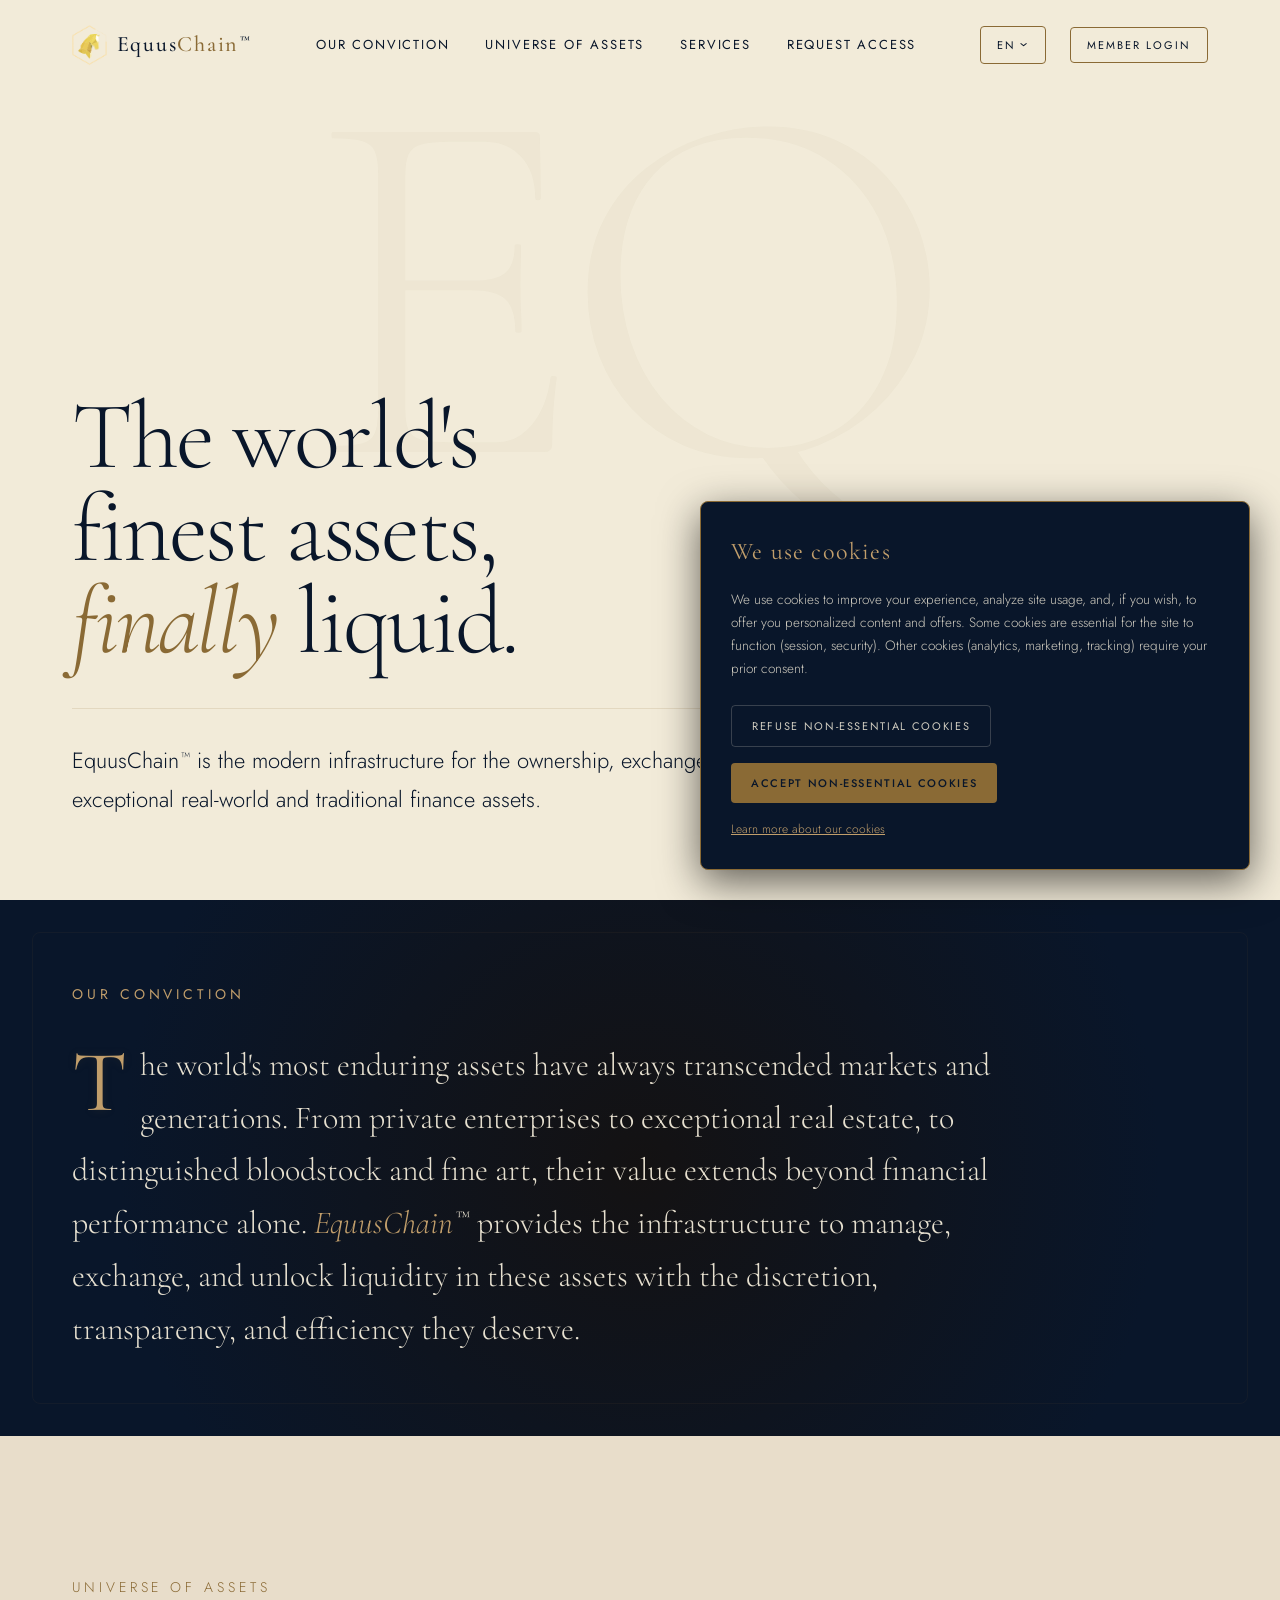
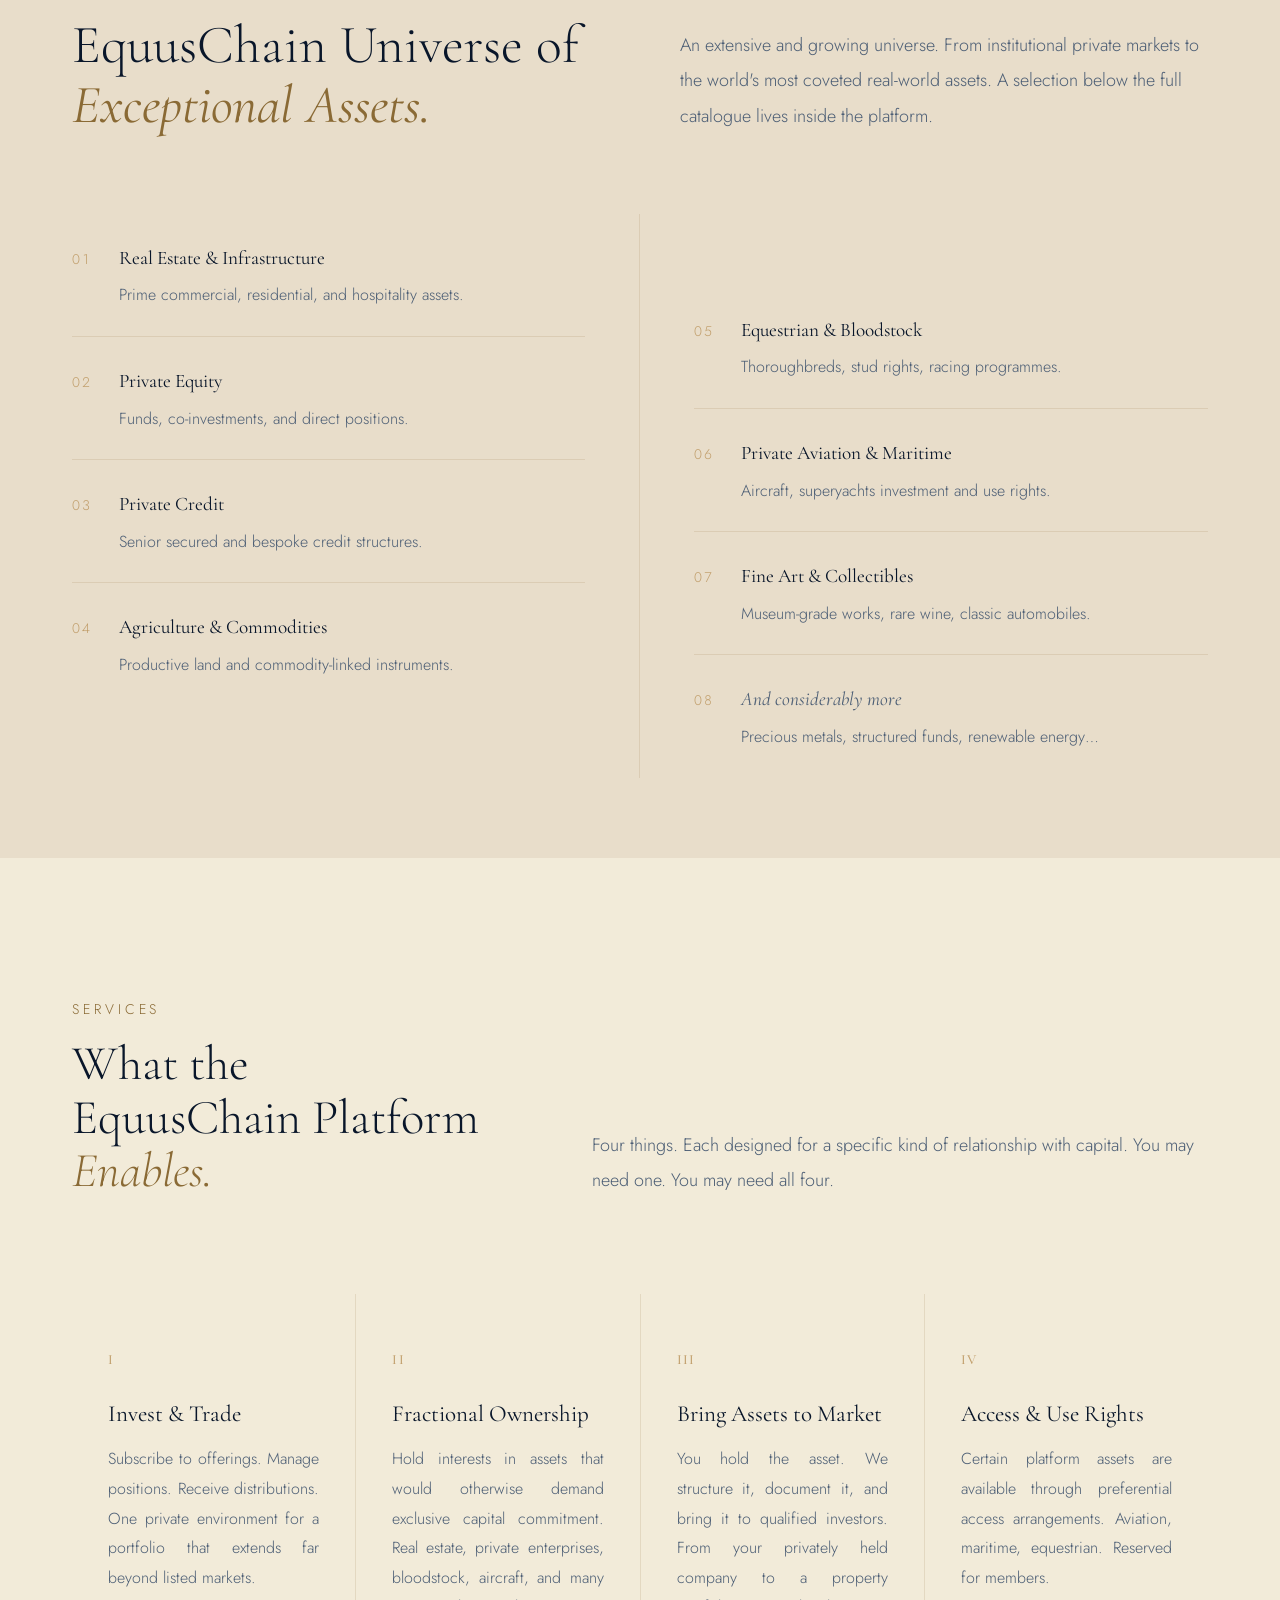
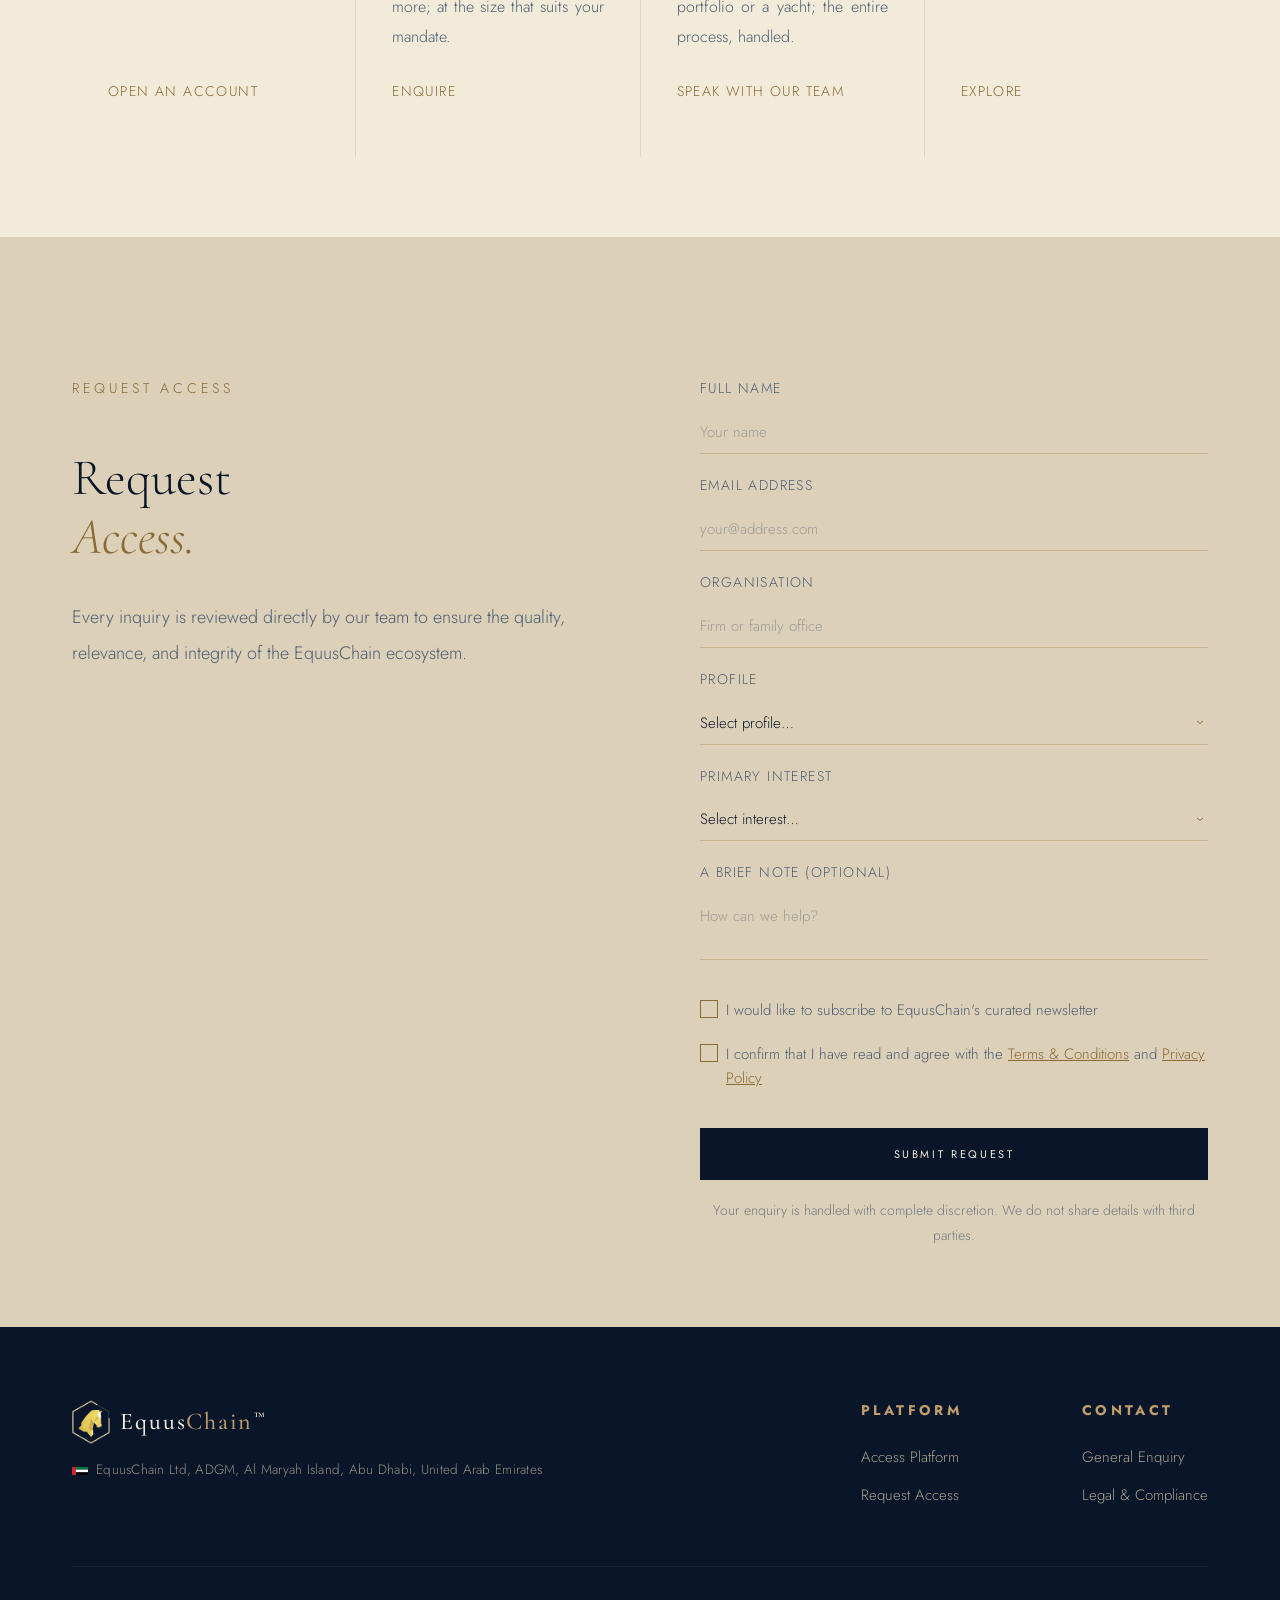
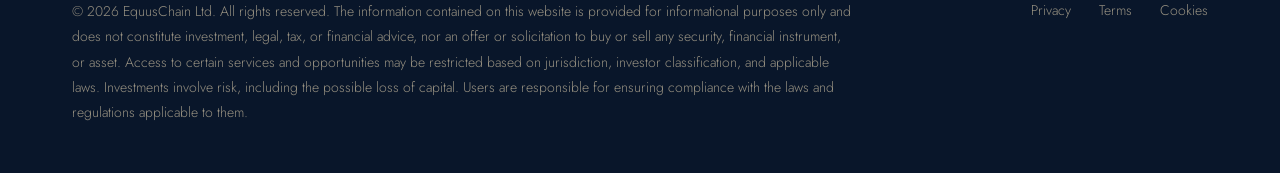
<file: index.html>
<!DOCTYPE html>
<html lang="en">

<head>
    <meta charset="UTF-8">
    <meta name="viewport" content="width=device-width, initial-scale=1.0">

    <!-- SEO Optimization -->
    <title>EquusChain | Private Real-World Asset Tokenization Exchange</title>
    <meta name="description"
        content="EquusChain is the modern infrastructure for the ownership, exchange, and liquidity of exceptional real-world and traditional finance assets. Fractionalized commercial real estate, private equity, bloodstock, fine art, and aviation.">
    <meta name="keywords"
        content="EquusChain, asset tokenization, fractional ownership, real-world assets, RWA, private exchange, liquid real estate, bloodstock investment, aviation finance, fine art tokenization">
    <meta name="author" content="EquusChain Ltd.">
    <meta name="robots" content="index, follow">

    <!-- Open Graph Metadata for Social Media -->
    <meta property="og:title" content="EquusChain | Private Real-World Asset Tokenization Exchange">
    <meta property="og:description"
        content="Modern infrastructure for the ownership, exchange, and liquidity of exceptional real-world and traditional finance assets.">
    <meta property="og:type" content="website">
    <meta property="og:url" content="https://equuschain.io">
    <meta property="og:image" content="logo_equuschain_fond_bleu.png">
    <meta property="og:site_name" content="EquusChain">

    <!-- Favicon Links -->
    <link rel="icon" type="image/png" href="logo_equuschain_fond_bleu.png">

    <!-- Typography -->
    <link rel="preconnect" href="https://fonts.googleapis.com">
    <link
        href="https://fonts.googleapis.com/css2?family=Cormorant+Garamond:ital,wght@0,300;0,400;0,500;1,300;1,400;1,500&family=Cormorant+SC:wght@300;400;500&family=Jost:wght@200;300;400&display=swap"
        rel="stylesheet">

    <link rel="stylesheet" href="style.css">
    <script src="script.js?v=3" defer></script>
</head>

<body>
    <!-- Reading Progress indicator -->
    <div id="prog"></div>

    <!-- Custom Emblamed Cursor -->
    <div class="custom-cursor" id="custom-cursor">
        <div class="cursor-dot">EQ</div>
        <div class="cursor-ring"></div>
    </div>

    <!-- NAVIGATION HEADER -->
    <header class="nav-container">
        <nav>
            <a class="logo-wrap" href="#home" aria-label="EquusChain Home">
                <img src="logo_equuschain_fond_bleu.png" alt="EquusChain Logo" class="nav-logo logo-light">
                <img src="logo_equuschain_fond_bleu.png" alt="EquusChain Logo" class="nav-logo logo-dark">
                <span class="logo-text">Equus<b>Chain</b><sup>™</sup></span>
            </a>

            <!-- Central Navigation Menu -->
            <div class="nav-center-menu">
                <a href="#about" class="nav-link" data-tr="nav-about">Our Conviction</a>
                <a href="#assets" class="nav-link" data-tr="nav-assets">Universe of Assets</a>
                <a href="#services" class="nav-link" data-tr="nav-services">Services</a>
                <a href="#contact" class="nav-link" data-tr="nav-contact">Request Access</a>
            </div>

            <div class="nav-right">
                <!-- Premium Language Selector -->
                <div class="lang-selector">
                    <button class="lang-btn" id="langBtn" aria-expanded="false" aria-haspopup="listbox"
                        aria-label="Select Language">
                        <span class="lang-curr">EN</span>
                        <span class="lang-arrow">›</span>
                    </button>
                    <div class="lang-dropdown" id="langDropdown" role="listbox">
                        <div class="lang-option active" role="option" data-lang="en">English</div>
                        <div class="lang-option" role="option" data-lang="fr">Français</div>
                        <div class="lang-option" role="option" data-lang="it">Italiano</div>
                        <div class="lang-option" role="option" data-lang="es">Español</div>
                        <div class="lang-option" role="option" data-lang="de">Deutsch</div>
                        <div class="lang-option" role="option" data-lang="pt">Português</div>
                        <div class="lang-option" role="option" data-lang="ar">العربية (RTL)</div>
                        <div class="lang-option" role="option" data-lang="ru">Русский</div>
                        <div class="lang-option" role="option" data-lang="zh">中文</div>
                        <div class="lang-option" role="option" data-lang="hi">हिन्दी</div>
                        <div class="lang-option" role="option" data-lang="ja">日本語</div>
                    </div>
                </div>

                <a href="private/login.html" class="nav-entry-btn nav-entry" data-tr="ft-col1-item1">Member login</a>

                <!-- Mobile Hamburger Button -->
                <button class="hamburger-btn" id="hamburgerBtn" aria-label="Open Menu">
                    <span class="hamburger-bar"></span>
                    <span class="hamburger-bar"></span>
                    <span class="hamburger-bar"></span>
                </button>
            </div>
        </nav>
    </header>

    <main>
        <!-- CHAPTER 0 — COVER (HERO) -->
        <section class="ch cover" id="home">
            <div class="cover-num" aria-hidden="true">EQ</div>
            <div class="cover-content">
                <h1 data-tr="hero-title">
                    The world's<br>
                    finest assets,<br>
                    <em>finally</em> liquid.
                </h1>
                <div class="cover-foot">
                    <p class="cover-foot-text hero-positioning" data-tr="hero-lead">
                        EquusChain is the modern infrastructure for the ownership, exchange, and liquidity of
                        exceptional real-world and traditional finance assets.
                    </p>
                </div>
            </div>
        </section>

        <!-- CHAPTER 1 — CONVICTION (MANIFESTO) -->
        <section class="ch1 manifesto" id="about">
            <!-- paper lines texture -->
            <div class="manifesto-lines" aria-hidden="true">
                <span></span><span></span><span></span><span></span><span></span>
                <span></span><span></span><span></span><span></span><span></span>
            </div>
            <div class="mf-tag rv" data-tr="manifesto-tag">Our Conviction</div>
            <p class="mf-body rv d1" data-tr="manifesto-body">
                The world's most enduring assets have always transcended markets and generations. From
                private enterprises to exceptional real estate, to distinguished bloodstock and fine art, their value
                extends beyond financial performance alone. EquusChain provides the infrastructure to manage,
                exchange, and unlock liquidity in these assets with the discretion, transparency, and efficiency
                they deserve.
            </p>

        </section>

        <!-- CHAPTER 2 — ASSET WORLD -->
        <section class="ch assetworld" id="assets">
            <div class="aw-head">
                <div class="rv">
                    <div class="aw-lbl" data-tr="universe-subtitle">Universe of Assets</div>
                    <div class="aw-title">
                        <span data-tr="universe-title">EquusChain Universe of</span><br>
                        <span class="brand-gold" data-tr="universe-title-gold">Exceptional Assets.</span>
                    </div>
                </div>
                <p class="aw-intro rv d1" data-tr="universe-lead">
                    An extensive and growing universe. From institutional private markets to the world's most coveted
                    real-world assets. A selection below the full catalogue lives inside the platform.
                </p>
            </div>
            <div class="aw-cols">
                <div class="aw-col">
                    <div class="aw-entry rv">
                        <span class="aw-entry-n">01</span>
                        <div>
                            <div class="aw-entry-name" data-tr="asset-1-name">Real Estate &amp; Infrastructure</div>
                            <div class="aw-entry-sub" data-tr="asset-1-sub">Prime commercial, residential, and
                                hospitality assets.</div>
                        </div>
                    </div>
                    <div class="aw-entry rv d1">
                        <span class="aw-entry-n">02</span>
                        <div>
                            <div class="aw-entry-name" data-tr="asset-2-name">Private Equity</div>
                            <div class="aw-entry-sub" data-tr="asset-2-sub">Funds, co-investments, and direct positions.
                            </div>
                        </div>
                    </div>
                    <div class="aw-entry rv d2">
                        <span class="aw-entry-n">03</span>
                        <div>
                            <div class="aw-entry-name" data-tr="asset-3-name">Private Credit</div>
                            <div class="aw-entry-sub" data-tr="asset-3-sub">Senior secured and bespoke credit
                                structures.</div>
                        </div>
                    </div>
                    <div class="aw-entry rv d3" style="border-bottom:none">
                        <span class="aw-entry-n">04</span>
                        <div>
                            <div class="aw-entry-name" data-tr="asset-4-name">Agriculture &amp; Commodities</div>
                            <div class="aw-entry-sub" data-tr="asset-4-sub">Productive land and commodity-linked
                                instruments.</div>
                        </div>
                    </div>
                </div>
                <div class="aw-col">
                    <div class="aw-entry rv">
                        <span class="aw-entry-n">05</span>
                        <div>
                            <div class="aw-entry-name" data-tr="asset-5-name">Equestrian &amp; Bloodstock</div>
                            <div class="aw-entry-sub" data-tr="asset-5-sub">Thoroughbreds, stud rights, racing
                                programmes.</div>
                        </div>
                    </div>
                    <div class="aw-entry rv d1">
                        <span class="aw-entry-n">06</span>
                        <div>
                            <div class="aw-entry-name" data-tr="asset-6-name">Private Aviation &amp; Maritime</div>
                            <div class="aw-entry-sub" data-tr="asset-6-sub">Aircraft, superyachts — investment and use
                                rights.</div>
                        </div>
                    </div>
                    <div class="aw-entry rv d2">
                        <span class="aw-entry-n">07</span>
                        <div>
                            <div class="aw-entry-name" data-tr="asset-7-name">Fine Art &amp; Collectibles</div>
                            <div class="aw-entry-sub" data-tr="asset-7-sub">Museum-grade works, rare wine, classic
                                automobiles.</div>
                        </div>
                    </div>
                    <div class="aw-entry rv d3" style="border-bottom:none">
                        <span class="aw-entry-n">08</span>
                        <div>
                            <div class="aw-entry-name" style="font-style:italic;color:var(--d)" data-tr="asset-8-name">
                                And considerably more</div>
                            <div class="aw-entry-sub" data-tr="asset-8-sub">Precious metals, structured funds, renewable
                                energy…</div>
                        </div>
                    </div>
                </div>
            </div>
        </section>

        <!-- CHAPTER 3 — SERVICES -->
        <section class="ch how" id="services">
            <div class="how-title-row">
                <div class="rv">
                    <div class="how-lbl" data-tr="services-subtitle">Services</div>
                    <div class="how-title" data-tr="services-title">What the<br>EquusChain Platform<br><em>Enables.</em>
                    </div>
                </div>
                <p class="how-lead rv d1" data-tr="services-lead">
                    Four things. Each designed for a specific kind of relationship with capital. You may need one. You
                    may need all four.
                </p>
            </div>
            <div class="how-items">
                <div class="how-item rv">
                    <span class="how-n" data-tr="service-1-n">I</span>
                    <div class="how-item-title" data-tr="service-1-title">Invest &amp; Trade</div>
                    <p class="how-item-body" data-tr="service-1-body">Subscribe to offerings. Manage positions. Receive
                        distributions. One private environment for a portfolio that extends far beyond listed markets.
                    </p>
                    <a href="#contact" class="how-item-link" data-tr="service-1-link">Open an account</a>
                </div>
                <div class="how-item rv d1">
                    <span class="how-n" data-tr="service-2-n">II</span>
                    <div class="how-item-title" data-tr="service-2-title">Fractional Ownership</div>
                    <p class="how-item-body" data-tr="service-2-body">Hold interests in assets that would otherwise
                        demand exclusive capital commitment. Real estate, private enterprises, bloodstock, aircraft, and
                        many more; at the size that suits your mandate.</p>
                    <a href="#contact" class="how-item-link" data-tr="service-2-link">Enquire</a>
                </div>
                <div class="how-item rv d2">
                    <span class="how-n" data-tr="service-3-n">III</span>
                    <div class="how-item-title" data-tr="service-3-title">Bring Assets to Market</div>
                    <p class="how-item-body" data-tr="service-3-body">You hold the asset. We structure it, document it,
                        and bring it to qualified investors. From your privately held company to a property portfolio or
                        a yacht; the entire process, handled.</p>
                    <a href="#contact" class="how-item-link" data-tr="service-3-link">Speak with our team</a>
                </div>
                <div class="how-item rv d3">
                    <span class="how-n" data-tr="service-4-n">IV</span>
                    <div class="how-item-title" data-tr="service-4-title">Access &amp; Use Rights</div>
                    <p class="how-item-body" data-tr="service-4-body">Certain platform assets are available through
                        preferential access arrangements. Aviation, maritime, equestrian. Reserved for members.</p>
                    <a href="#contact" class="how-item-link" data-tr="service-4-link">Explore</a>
                </div>
            </div>
        </section>

        <!-- CHAPTER 4 — CONTACT / ACCESS -->
        <section class="ch contact-ch" id="contact">
            <div class="cc-grid">
                <div class="cc-left rv">
                    <span class="cc-lbl" data-tr="contact-subtitle">Request Access</span>
                    <div class="cc-heading" data-tr="contact-title">Request<br><em>Access.</em></div>
                    <p class="cc-body" data-tr="contact-body">Every inquiry is reviewed directly by our team to ensure
                        the quality, relevance, and integrity of the EquusChain ecosystem.</p>
                </div>
                <div class="cc-right rv d1">
                    <form id="accessForm" onsubmit="return false;">
                        <div class="ff">
                            <label for="form-name" data-tr="form-name-label">Full name</label>
                            <input type="text" id="form-name" placeholder="Your name" required>
                        </div>
                        <div class="ff">
                            <label for="form-email" data-tr="form-email-label">Email address</label>
                            <input type="email" id="form-email" placeholder="your@address.com" required>
                        </div>
                        <div class="ff">
                            <label for="form-org" data-tr="form-org-label">Organisation</label>
                            <input type="text" id="form-org" placeholder="Firm or family office" required>
                        </div>

                        <!-- Dual Dropdowns: Profile and Primary Interest -->
                        <div class="ff">
                            <label for="form-profile" data-tr="form-profile-label">Profile</label>
                            <select id="form-profile" required>
                                <option value="" data-tr="opt-select-profile">Select profile…</option>
                                <option value="Investor" data-tr="opt-profile-1">Investor</option>
                                <option value="Asset Owner" data-tr="opt-profile-2">Asset Owner</option>
                                <option value="Intermediary" data-tr="opt-profile-3">Intermediary</option>
                                <option value="Institution" data-tr="opt-profile-4">Institution</option>
                                <option value="Advisor" data-tr="opt-profile-5">Advisor</option>
                                <option value="Service Provider" data-tr="opt-profile-6">Service Provider</option>
                            </select>
                        </div>
                        <div class="ff">
                            <label for="form-interest" data-tr="form-interest-label">Primary Interest</label>
                            <select id="form-interest" required>
                                <option value="" data-tr="opt-select-interest">Select interest…</option>
                                <option value="Accessing Opportunities" data-tr="opt-interest-1">Accessing Opportunities
                                </option>
                                <option value="Listing an Asset" data-tr="opt-interest-2">Listing an Asset</option>
                                <option value="Capital Raising" data-tr="opt-interest-3">Capital Raising</option>
                                <option value="Secondary Market Transactions" data-tr="opt-interest-4">Secondary Market
                                    Transactions</option>
                                <option value="Asset Tokenization" data-tr="opt-interest-5">Asset Tokenization</option>
                                <option value="Strategic Partnership" data-tr="opt-interest-6">Strategic Partnership
                                </option>
                                <option value="Institutional Access" data-tr="opt-interest-7">Institutional Access
                                </option>
                                <option value="General Enquiry" data-tr="opt-interest-8">General Enquiry</option>
                            </select>
                        </div>

                        <div class="ff">
                            <label for="form-note" data-tr="form-note-label">A brief note (optional)</label>
                            <textarea id="form-note" rows="2" placeholder="How can we help?"></textarea>
                        </div>

                        <!-- Checkboxes & Consents -->
                        <div class="ff-checkboxes">
                            <label class="cb-container">
                                <input type="checkbox" id="form-newsletter">
                                <span class="cb-custom"></span>
                                <span class="cb-text" data-tr="form-newsletter-text">I would like to subscribe to
                                    EquusChain's curated newsletter</span>
                            </label>
                            <label class="cb-container">
                                <input type="checkbox" id="form-consent" required>
                                <span class="cb-custom"></span>
                                <span class="cb-text" data-tr="form-consent-text">I confirm that I have read and agree
                                    with the <a href="#termsModal" class="live-link" id="termsLink">Terms &amp;
                                        Conditions</a> and <a href="#privacyModal" class="live-link"
                                        id="privacyLink">Privacy Policy</a></span>
                            </label>
                        </div>

                        <button class="sub-btn" id="sub" type="submit" data-tr="form-submit-btn">Submit Request</button>
                    </form>
                    <p class="cc-note" data-tr="form-note-footer">Your enquiry is handled with complete discretion. We
                        do not share details with third parties.</p>
                </div>
            </div>
        </section>
    </main>

    <!-- FOOTER -->
    <footer>
        <div class="ft-top">
            <div class="ft-brand-container">
                <a class="ft-logo-wrap" href="#home" aria-label="EquusChain Home"
                    style="display: flex; align-items: center; gap: 10px; text-decoration: none;">
                    <img src="logo_equuschain_fond_bleu.png" alt="EquusChain Logo" class="ft-logo">
                    <span class="logo-text" style="color: var(--p); font-size: 24px;">Equus<b
                            style="color: var(--g3);">Chain</b><sup>™</sup></span>
                </a>
                <div class="ft-address">
                    <svg xmlns="http://www.w3.org/2000/svg" viewBox="0 0 600 300" width="16" height="8"
                        style="display: inline-block; vertical-align: middle; flex-shrink: 0; border-radius: 1px;">
                        <rect width="150" height="300" fill="#d22630" />
                        <rect x="150" width="450" height="100" fill="#007a3d" />
                        <rect x="150" y="100" width="450" height="100" fill="#fff" />
                        <rect x="150" y="200" width="450" height="100" fill="#000" />
                    </svg>
                    <span>EquusChain Ltd, ADGM, Al Maryah Island, Abu Dhabi, United Arab Emirates</span>
                </div>
            </div>
            <div class="ft-cols">
                <div class="ft-col">
                    <h5 data-tr="ft-col1-title">Platform</h5>
                    <ul>
                        <li><a href="private/login.html" data-tr="login-btn">Access Platform</a></li>
                        <li><a href="#contact" data-tr="nav-contact">Request Access</a></li>
                    </ul>
                </div>
                <div class="ft-col">
                    <h5 data-tr="ft-col2-title">Contact</h5>
                    <ul>
                        <li><a href="#contact" data-tr="opt-interest-8">General Enquiry</a></li>
                        <li><a href="mailto:compliance@equuschain.io" data-tr="ft-col2-item3">Legal &amp; Compliance</a>
                        </li>
                    </ul>
                </div>
            </div>
        </div>
        <div class="ft-bot">
            <div class="ft-legal" data-tr="ft-disclaimer">
                © 2026 EquusChain Ltd. All rights reserved. The information contained on this website is provided for
                informational purposes only and does not constitute investment, legal, tax, or financial advice, nor an
                offer or solicitation to buy or sell any security, financial instrument, or asset. Access to certain
                services and opportunities may be restricted based on jurisdiction, investor classification, and
                applicable laws. Investments involve risk, including the possible loss of capital. Users are responsible
                for ensuring compliance with the laws and regulations applicable to them.
            </div>
            <div class="ft-lnks">
                <a href="./privacy.html" class="modal-trigger" data-tr="ft-privacy">Privacy</a>
                <a href="./terms.html" class="modal-trigger" data-tr="ft-terms">Terms</a>
                <a href="./cookies.html" class="modal-trigger" data-tr="ft-cookies">Cookies</a>
            </div>
        </div>
    </footer>

    <!-- CLIENT-SIDE COOKIE CONSENT BANNER -->
    <div id="cookieBanner" class="cookie-banner" aria-live="polite">
        <div class="cookie-banner-content">
            <h4 class="cookie-banner-title" data-tr="cookie-title">We use cookies</h4>
            <p class="cookie-banner-body" data-tr="cookie-body">
                We use cookies to improve your experience, analyze site usage, and, if you wish, to offer you
                personalized content and offers. Some cookies are essential for the site to function (session,
                security). Other cookies (analytics, marketing, tracking) require your prior consent.
            </p>
            <div class="cookie-banner-actions">
                <button id="refuseCookies" class="cookie-btn refuse-btn" data-tr="cookie-refuse">Refuse non-essential
                    cookies</button>
                <button id="acceptCookies" class="cookie-btn accept-btn" data-tr="cookie-accept">Accept non-essential
                    cookies</button>
            </div>
            <a href="./cookies.html" class="cookie-link modal-trigger" id="cookieLearnMore" data-tr="cookie-link">Learn more about our
                cookies</a>
        </div>
    </div>

    <!-- Mobile Menu Overlay -->
    <div class="mobile-menu-overlay" id="mobileMenuOverlay">
        <div class="mobile-menu-sidebar">
            <button class="mobile-menu-close" id="mobileMenuClose" aria-label="Close Menu">&times;</button>
            <div class="mobile-menu-logo">
                <img src="logo_equuschain_fond_bleu.png" alt="EquusChain Logo" class="mobile-logo-img">
                <span class="mobile-logo-text">Equus<b>Chain</b><sup>™</sup></span>
            </div>
            <nav class="mobile-menu-nav">
                <a href="#about" class="mobile-menu-link" data-tr="nav-about">Our Conviction</a>
                <a href="#assets" class="mobile-menu-link" data-tr="nav-assets">Universe of Assets</a>
                <a href="#services" class="mobile-menu-link" data-tr="nav-services">Services</a>
                <a href="#contact" class="mobile-menu-link" data-tr="nav-contact">Request Access</a>
                <a href="private/login.html" class="mobile-menu-entry-btn" data-tr="ft-col1-item1">Member login</a>
            </nav>
        </div>
    </div>

    <!-- Back to Top Progress Circle Button -->
    <button id="backToTop" class="back-to-top" aria-label="Back to Top">
        <svg class="progress-circle" width="46" height="46" viewBox="0 0 46 46">
            <circle class="progress-bg" cx="23" cy="23" r="20"></circle>
            <circle class="progress-bar" cx="23" cy="23" r="20"></circle>
        </svg>
        <span class="arrow-up">↑</span>
    </button>
</body>

</html>
</file>
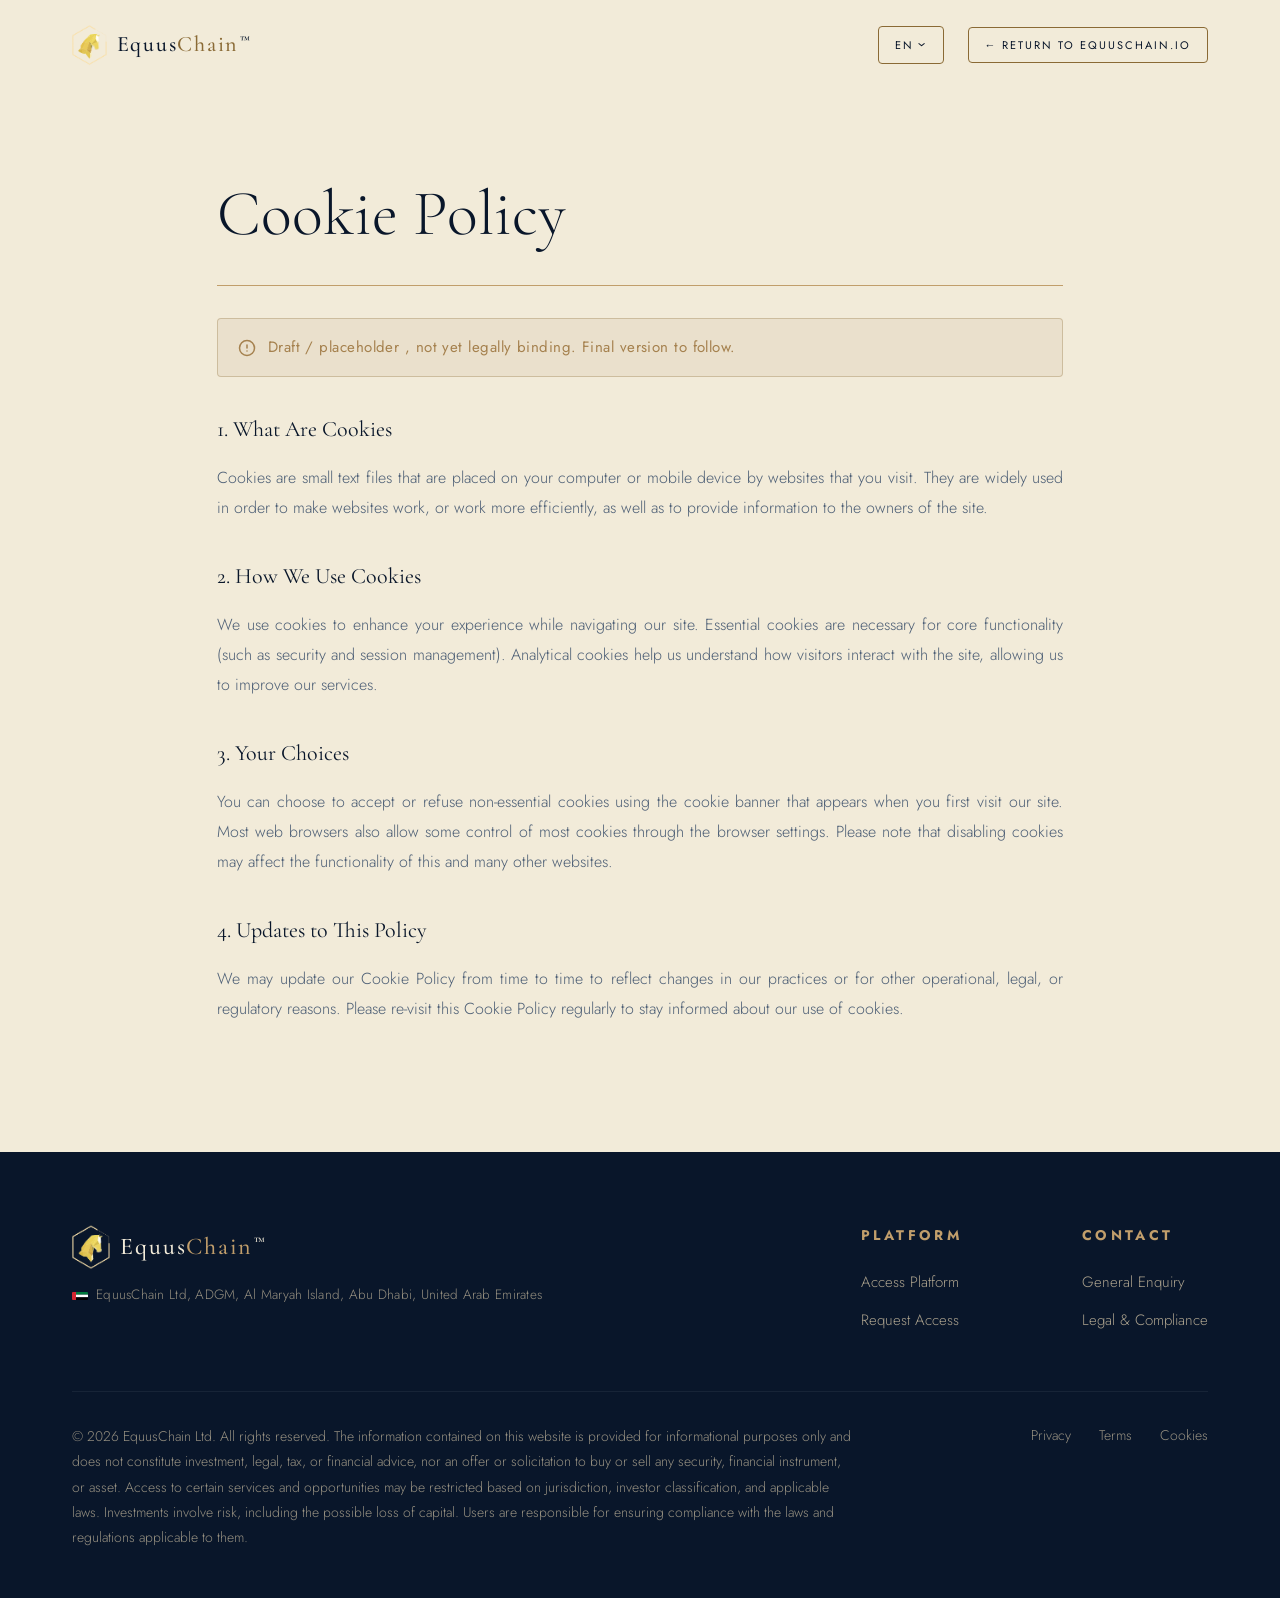
<file: cookies.html>
<!DOCTYPE html>
<html lang="en">

<head>
    <meta charset="UTF-8">
    <meta name="viewport" content="width=device-width, initial-scale=1.0">

    <!-- SEO Optimization -->
    <title data-tr="cookies-title">Cookie Policy | EquusChain</title>
    <meta name="description" content="EquusChain cookie policy. Security, discretion, and compliance.">
    <meta name="author" content="EquusChain Ltd.">
    <meta name="robots" content="noindex, nofollow">

    <!-- Favicon Links -->
    <link rel="icon" type="image/png" href="./logo_equuschain_fond_bleu.png">

    <!-- Typography -->
    <link rel="preconnect" href="https://fonts.googleapis.com">
    <link href="https://fonts.googleapis.com/css2?family=Cormorant+Garamond:ital,wght@0,300;0,400;0,500;1,300;1,400;1,500&family=Cormorant+SC:wght@300;400;500&family=Jost:wght@200;300;400&display=swap" rel="stylesheet">

    <link rel="stylesheet" href="./style.css">
    <script src="./script.js?v=3" defer></script>
</head>

<body style="background-color: var(--p);">
    <!-- Reading Progress indicator -->
    <div id="prog"></div>

    <!-- Custom Emblamed Cursor -->
    <div class="custom-cursor" id="custom-cursor">
        <div class="cursor-dot">EQ</div>
        <div class="cursor-ring"></div>
    </div>

    <!-- NAVIGATION HEADER -->
    <header class="nav-container scrolled">
        <nav>
            <a class="logo-wrap" href="./index.html" aria-label="EquusChain Home">
                <img src="./logo_equuschain_fond_bleu.png" alt="EquusChain Logo" class="nav-logo logo-light">
                <img src="./logo_equuschain_fond_bleu.png" alt="EquusChain Logo" class="nav-logo logo-dark">
                <span class="logo-text">Equus<b>Chain</b><sup>™</sup></span>
            </a>

            <div class="nav-right">
                <!-- Premium Language Selector -->
                <div class="lang-selector">
                    <button class="lang-btn" id="langBtn" aria-expanded="false" aria-haspopup="listbox"
                        aria-label="Select Language">
                        <span class="lang-curr">EN</span>
                        <span class="lang-arrow">›</span>
                    </button>
                    <div class="lang-dropdown" id="langDropdown" role="listbox">
                        <div class="lang-option active" role="option" data-lang="en">English</div>
                        <div class="lang-option" role="option" data-lang="fr">Français</div>
                        <div class="lang-option" role="option" data-lang="it">Italiano</div>
                        <div class="lang-option" role="option" data-lang="es">Español</div>
                        <div class="lang-option" role="option" data-lang="de">Deutsch</div>
                        <div class="lang-option" role="option" data-lang="pt">Português</div>
                        <div class="lang-option" role="option" data-lang="ar">العربية (RTL)</div>
                        <div class="lang-option" role="option" data-lang="ru">Русский</div>
                        <div class="lang-option" role="option" data-lang="zh">中文</div>
                        <div class="lang-option" role="option" data-lang="hi">हिन्दी</div>
                        <div class="lang-option" role="option" data-lang="ja">日本語</div>
                    </div>
                </div>

                <a href="./index.html" class="nav-entry" data-tr="login-back">← Return to EquusChain.io</a>
            </div>
        </nav>
    </header>

    <!-- CONTENT WRAPPER -->
    <main style="padding: 160px max(24px, 6%) 80px; max-width: 1000px; margin: 0 auto; min-height: calc(100vh - 450px);">
        <h1 data-tr="cookies-title" style="font-family: 'Cormorant Garamond', serif; font-size: clamp(36px, 6vw, 64px); font-weight: 300; color: var(--eq-blue); text-align: left; margin-bottom: 32px; border-bottom: 1.5px solid var(--g3); padding-bottom: 16px;">Cookie Policy</h1>
        
        <!-- Draft notice banner -->
        <div style="font-family: 'Jost', sans-serif; font-size: 15px; color: #a5814e; background-color: rgba(138, 106, 53, 0.08); border: 1px solid rgba(138, 106, 53, 0.3); padding: 16px 20px; border-radius: 4px; margin-bottom: 32px; display: flex; align-items: center; gap: 12px; font-weight: 400; letter-spacing: 0.03em;">
            <svg width="18" height="18" viewBox="0 0 24 24" fill="none" stroke="currentColor" stroke-width="2" stroke-linecap="round" stroke-linejoin="round" style="flex-shrink: 0; color: var(--g2);"><circle cx="12" cy="12" r="10"></circle><line x1="12" y1="8" x2="12" y2="12"></line><line x1="12" y1="16" x2="12.01" y2="16"></line></svg>
            <span data-tr="legal-draft-notice">Draft / placeholder, not yet legally binding. Final version to follow.</span>
        </div>
        
        <div style="font-family: 'Jost', sans-serif; font-size: 16px; color: var(--d); line-height: 1.9; font-weight: 300; text-align: justify; margin-bottom: 48px;">
            <h3 style="font-family: 'Cormorant Garamond', serif; font-size: 22px; color: var(--eq-blue); font-weight: 400; margin: 32px 0 12px; text-transform: none; letter-spacing: normal;">1. What Are Cookies</h3>
            <p>Cookies are small text files that are placed on your computer or mobile device by websites that you visit. They are widely used in order to make websites work, or work more efficiently, as well as to provide information to the owners of the site.</p>

            <h3 style="font-family: 'Cormorant Garamond', serif; font-size: 22px; color: var(--eq-blue); font-weight: 400; margin: 32px 0 12px; text-transform: none; letter-spacing: normal;">2. How We Use Cookies</h3>
            <p>We use cookies to enhance your experience while navigating our site. Essential cookies are necessary for core functionality (such as security and session management). Analytical cookies help us understand how visitors interact with the site, allowing us to improve our services.</p>

            <h3 style="font-family: 'Cormorant Garamond', serif; font-size: 22px; color: var(--eq-blue); font-weight: 400; margin: 32px 0 12px; text-transform: none; letter-spacing: normal;">3. Your Choices</h3>
            <p>You can choose to accept or refuse non-essential cookies using the cookie banner that appears when you first visit our site. Most web browsers also allow some control of most cookies through the browser settings. Please note that disabling cookies may affect the functionality of this and many other websites.</p>

            <h3 style="font-family: 'Cormorant Garamond', serif; font-size: 22px; color: var(--eq-blue); font-weight: 400; margin: 32px 0 12px; text-transform: none; letter-spacing: normal;">4. Updates to This Policy</h3>
            <p>We may update our Cookie Policy from time to time to reflect changes in our practices or for other operational, legal, or regulatory reasons. Please re-visit this Cookie Policy regularly to stay informed about our use of cookies.</p>
        </div>
    </main>

    <!-- FOOTER -->
    <footer>
        <div class="ft-top">
            <div class="ft-brand-container">
                <a class="ft-logo-wrap" href="./index.html" aria-label="EquusChain Home"
                    style="display: flex; align-items: center; gap: 10px; text-decoration: none;">
                    <img src="./logo_equuschain_fond_bleu.png" alt="EquusChain Logo" class="ft-logo">
                    <span class="logo-text" style="color: var(--p); font-size: 24px;">Equus<b
                            style="color: var(--g3);">Chain</b><sup>™</sup></span>
                </a>
                <div class="ft-address">
                    <svg xmlns="http://www.w3.org/2000/svg" viewBox="0 0 600 300" width="16" height="8"
                        style="display: inline-block; vertical-align: middle; flex-shrink: 0; border-radius: 1px;">
                        <rect width="150" height="300" fill="#d22630" />
                        <rect x="150" width="450" height="100" fill="#007a3d" />
                        <rect x="150" y="100" width="450" height="100" fill="#fff" />
                        <rect x="150" y="200" width="450" height="100" fill="#000" />
                    </svg>
                    <span>EquusChain Ltd, ADGM, Al Maryah Island, Abu Dhabi, United Arab Emirates</span>
                </div>
            </div>
            <div class="ft-cols">
                <div class="ft-col">
                    <h5 data-tr="ft-col1-title">Platform</h5>
                    <ul>
                        <li><a href="private/login.html" data-tr="login-btn">Access Platform</a></li>
                        <li><a href="./index.html#contact" data-tr="nav-contact">Request Access</a></li>
                    </ul>
                </div>
                <div class="ft-col">
                    <h5 data-tr="ft-col2-title">Contact</h5>
                    <ul>
                        <li><a href="./index.html#contact" data-tr="opt-interest-8">General Enquiry</a></li>
                        <li><a href="mailto:compliance@equuschain.io" data-tr="ft-col2-item3">Legal &amp; Compliance</a>
                        </li>
                    </ul>
                </div>
            </div>
        </div>
        <div class="ft-bot">
            <div class="ft-legal" data-tr="ft-disclaimer">
                © 2026 EquusChain Ltd. All rights reserved. The information contained on this website is provided for
                informational purposes only and does not constitute investment, legal, tax, or financial advice, nor an
                offer or solicitation to buy or sell any security, financial instrument, or asset. Access to certain
                services and opportunities may be restricted based on jurisdiction, investor classification, and
                applicable laws. Investments involve risk, including the possible loss of capital. Users are responsible
                for ensuring compliance with the laws and regulations applicable to them.
            </div>
            <div class="ft-lnks">
                <a href="./privacy.html" class="modal-trigger" data-tr="ft-privacy">Privacy</a>
                <a href="./terms.html" class="modal-trigger" data-tr="ft-terms">Terms</a>
                <a href="./cookies.html" class="modal-trigger" data-tr="ft-cookies">Cookies</a>
            </div>
        </div>
    </footer>
</body>

</html>
</file>
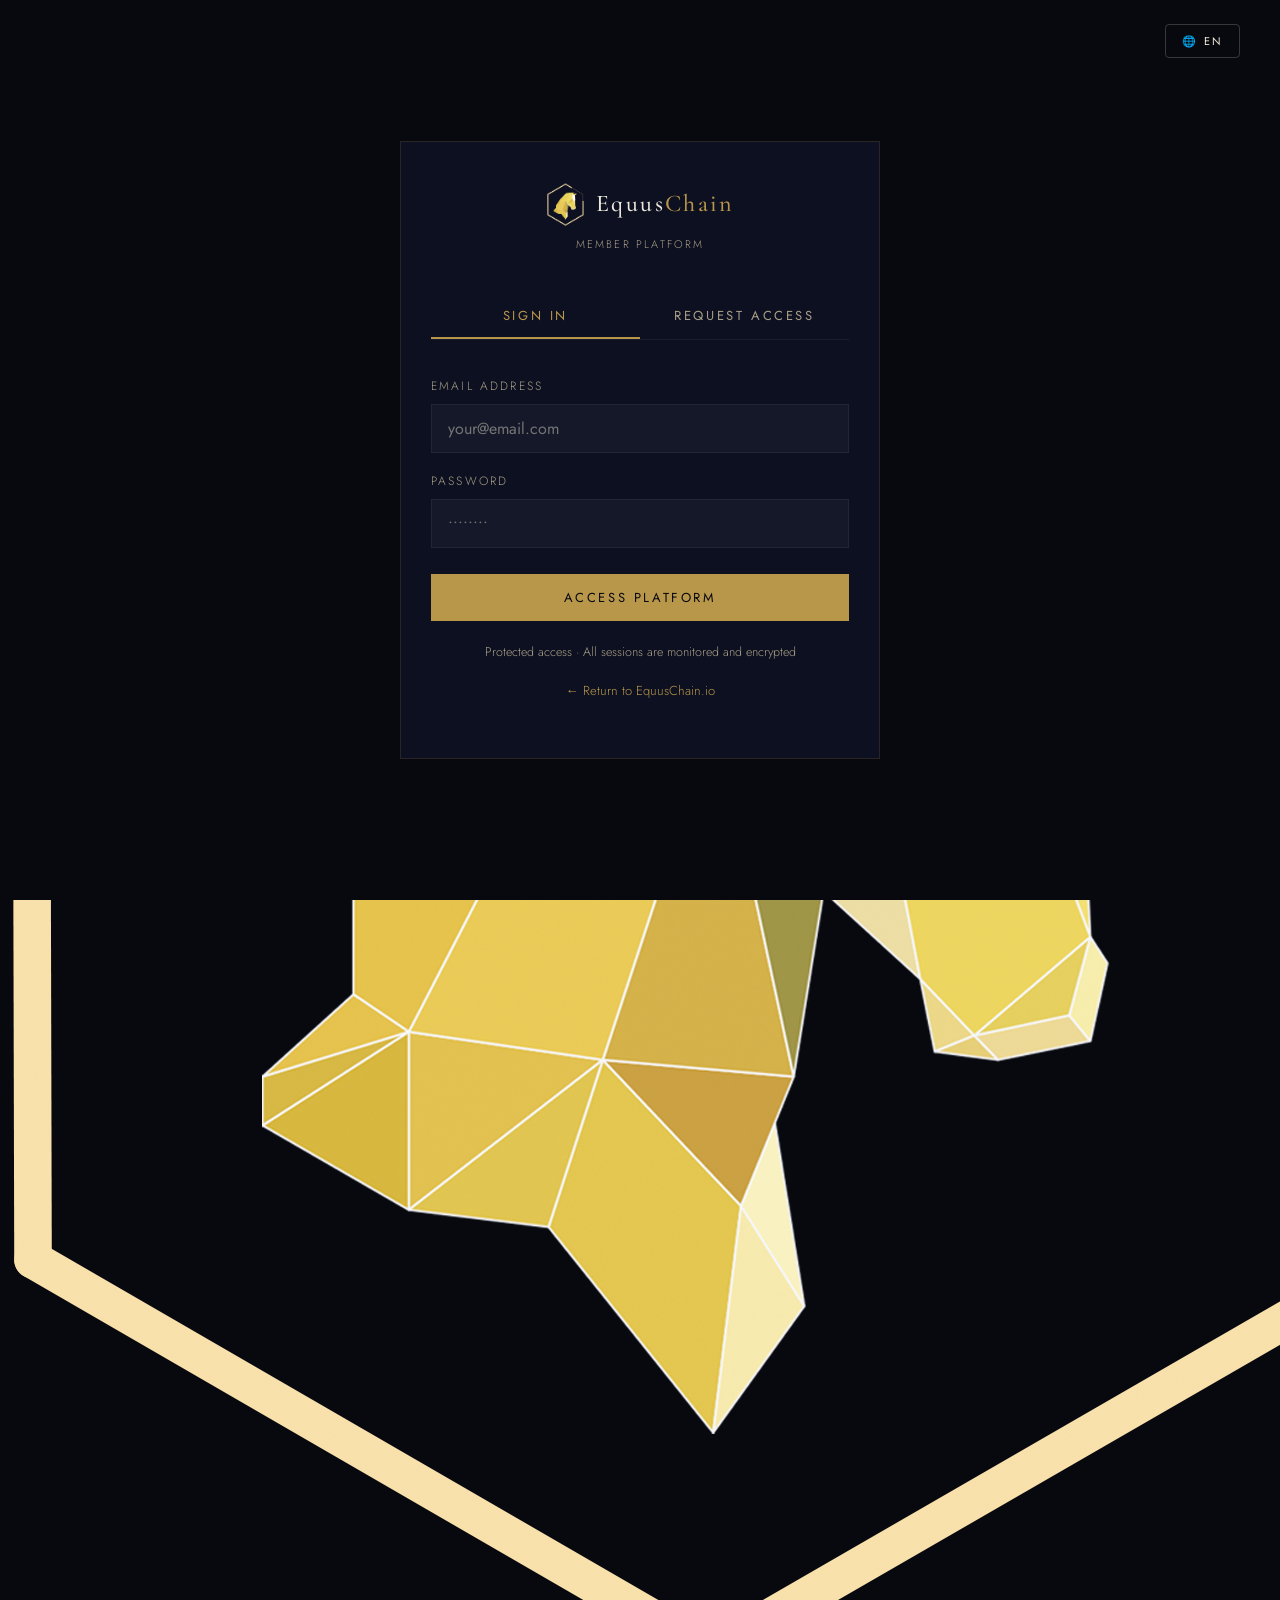
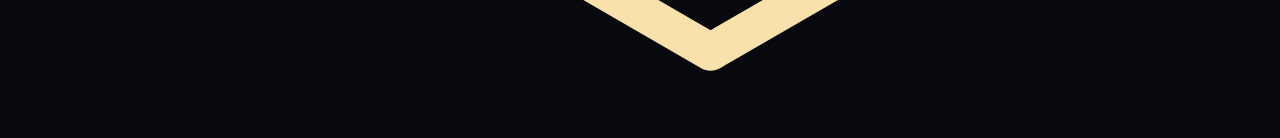
<file: login.html>
<!DOCTYPE html>
<html lang="en">

<head>
    <meta charset="UTF-8">
    <meta name="viewport" content="width=device-width, initial-scale=1.0">
    <title>EquusChain — Member Login</title>

    <!-- SEO Optimization -->
    <meta name="description"
        content="EquusChain member login platform. Protected access to institutional private markets and exceptional real-world assets.">

    <link rel="preconnect" href="https://fonts.googleapis.com">
    <link
        href="https://fonts.googleapis.com/css2?family=Cormorant+Garamond:ital,wght@0,300;0,400;0,500;1,300;1,400&family=Jost:wght@200;300;400;500&display=swap"
        rel="stylesheet">
    <link rel="stylesheet" href="style.css">
    <link rel="icon" type="image/png" href="logo_equuschain_fond_bleu.png">
    <script src="script.js" defer></script>
</head>

<body style="background: var(--ink);">
    <!-- Custom Emblamed Cursor -->
    <div id="cur">
        <div class="cursor-emblem">
            <img src="logo_equuschain_fond_bleu.png" alt="Equus Emblem Cursor" id="cursorEmblemImg">
        </div>
    </div>

    <!-- Premium Language Selector at Top Right -->
    <div style="position: absolute; top: 24px; right: 40px; z-index: 1001;">
        <div class="lang-selector">
            <button class="lang-btn" id="langBtn" aria-expanded="false" aria-haspopup="listbox"
                aria-label="Select Language" style="border-color: rgba(242, 235, 217, 0.2); color: #F2EBD9;">
                <span class="lang-icon">🌐</span>
                <span class="lang-curr">EN</span>
            </button>
            <div class="lang-dropdown" id="langDropdown" role="listbox">
                <div class="lang-option active" role="option" data-lang="en">English</div>
                <div class="lang-option" role="option" data-lang="fr">Français</div>
                <div class="lang-option" role="option" data-lang="it">Italiano</div>
                <div class="lang-option" role="option" data-lang="es">Español</div>
                <div class="lang-option" role="option" data-lang="de">Deutsch</div>
                <div class="lang-option" role="option" data-lang="pt">Português</div>
                <div class="lang-option" role="option" data-lang="ar">العربية (RTL)</div>
                <div class="lang-option" role="option" data-lang="ru">Русский</div>
                <div class="lang-option" role="option" data-lang="zh">中文</div>
                <div class="lang-option" role="option" data-lang="hi">हिन्दी</div>
                <div class="lang-option" role="option" data-lang="ja">日本語</div>
            </div>
        </div>
    </div>

    <!-- Standalone Auth Gate -->
    <div id="auth-gate">
        <div class="auth-box">
            <div class="auth-logo">
                <div style="display:flex;align-items:center;justify-content:center;margin-bottom:8px;gap:12px">
                    <img src="logo_equuschain_fond_bleu.png" alt="EquusChain Logo" style="height:45px;width:auto">
                    <span class="auth-logo-word">Equus<b>Chain</b></span>
                </div>
                <div style="font-size:11px;letter-spacing:0.2em;text-transform:uppercase;color:var(--cream-d)"
                    data-tr="login-platform">Member Platform</div>
            </div>

            <div class="auth-tabs">
                <button class="auth-tab active" onclick="switchTab('login')" data-tr="login-signin">Sign In</button>
                <button class="auth-tab" onclick="switchTab('register')" data-tr="login-reqaccess">Request
                    Access</button>
            </div>

            <div class="auth-panel active" id="tab-login">
                <div class="auth-field">
                    <label class="auth-label" data-tr="login-email">Email Address</label>
                    <input class="auth-input" type="email" placeholder="your@email.com" data-tr="login-email-ph">
                </div>
                <div class="auth-field">
                    <label class="auth-label" data-tr="login-password">Password</label>
                    <input class="auth-input" type="password" placeholder="••••••••" data-tr="login-password-ph">
                </div>
                <button class="auth-btn" onclick="enterPlatform()" data-tr="login-btn">Access Platform</button>
                <div class="auth-note" data-tr="login-note">Protected access · All sessions are monitored and encrypted
                </div>
            </div>

            <div class="auth-panel" id="tab-register">
                <div class="auth-field">
                    <label class="auth-label" data-tr="login-name">Full Legal Name</label>
                    <input class="auth-input" type="text" placeholder="As per passport" data-tr="login-name-ph">
                </div>
                <div class="auth-field">
                    <label class="auth-label" data-tr="login-email">Email Address</label>
                    <input class="auth-input" type="email" placeholder="your@email.com" data-tr="login-email-ph">
                </div>
                <div class="auth-field">
                    <label class="auth-label" data-tr="login-profile">Investor Profile</label>
                    <select class="auth-select" id="auth-profile">
                        <option value="" data-tr="login-profile-select">Select your profile</option>
                        <option data-tr="login-profile-1">Family Office</option>
                        <option data-tr="login-profile-2">Professional Investor (UHNW)</option>
                        <option data-tr="login-profile-3">Qualified Investor</option>
                        <option data-tr="login-profile-4">Institutional / Fund</option>
                        <option data-tr="login-profile-5">Asset Sponsor / Tokenisation</option>
                    </select>
                </div>
                <div class="auth-field">
                    <label class="auth-label" data-tr="login-jurisdiction">Jurisdiction of Residence</label>
                    <input class="auth-input" type="text" placeholder="Country" data-tr="login-jurisdiction-ph">
                </div>
                <button class="auth-btn" onclick="enterPlatform()" data-tr="login-submit-btn">Submit
                    Application</button>
                <div class="auth-note" data-tr="login-register-note">Access is subject to KYC/AML verification and
                    investor eligibility assessment. Our team will be in contact within 24–48 hours.</div>
            </div>

            <div class="auth-back"><a href="index.html" data-tr="login-back">← Return to EquusChain.io</a></div>
        </div>
    </div>
</body>

</html>
</file>
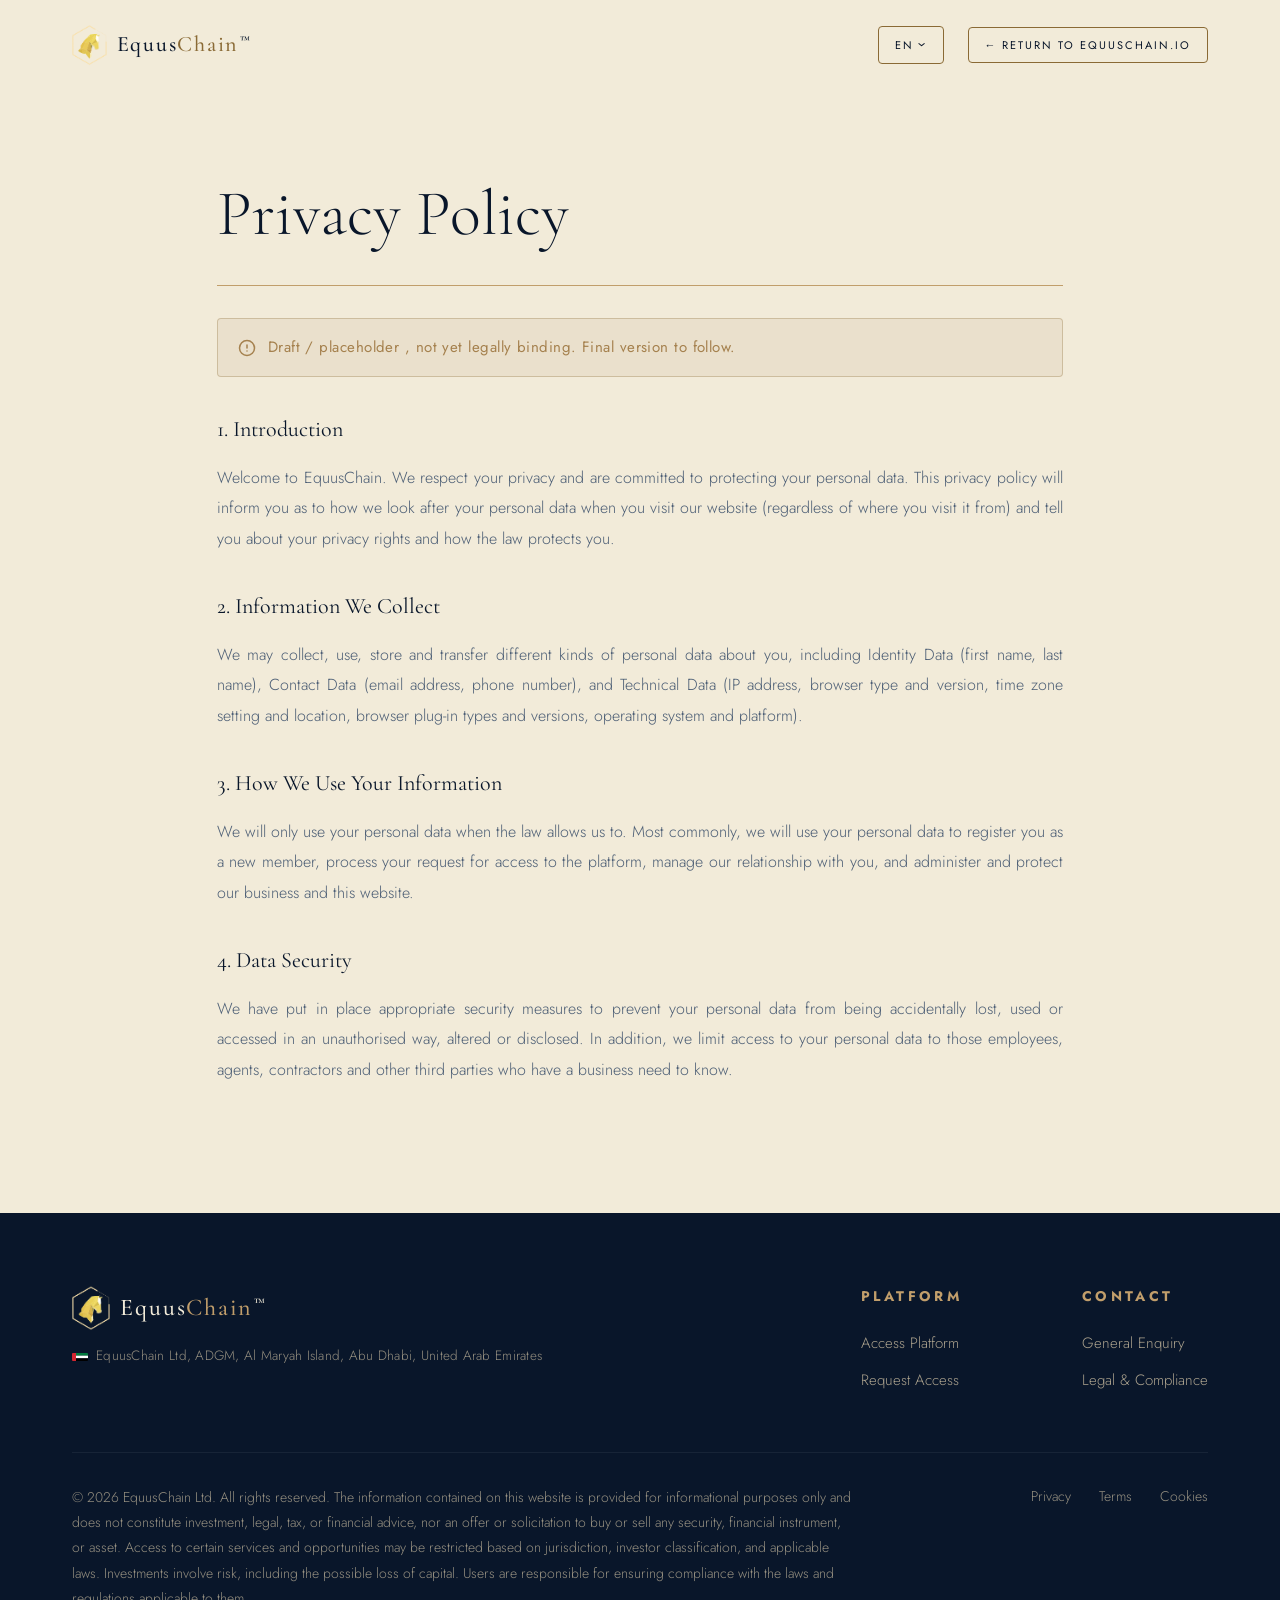
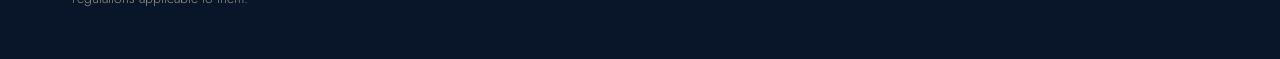
<file: privacy.html>
<!DOCTYPE html>
<html lang="en">

<head>
    <meta charset="UTF-8">
    <meta name="viewport" content="width=device-width, initial-scale=1.0">

    <!-- SEO Optimization -->
    <title data-tr="privacy-title">Privacy Policy | EquusChain</title>
    <meta name="description" content="EquusChain privacy policy. Security, discretion, and compliance.">
    <meta name="author" content="EquusChain Ltd.">
    <meta name="robots" content="noindex, nofollow">

    <!-- Favicon Links -->
    <link rel="icon" type="image/png" href="./logo_equuschain_fond_bleu.png">

    <!-- Typography -->
    <link rel="preconnect" href="https://fonts.googleapis.com">
    <link href="https://fonts.googleapis.com/css2?family=Cormorant+Garamond:ital,wght@0,300;0,400;0,500;1,300;1,400;1,500&family=Cormorant+SC:wght@300;400;500&family=Jost:wght@200;300;400&display=swap" rel="stylesheet">

    <link rel="stylesheet" href="./style.css">
    <script src="./script.js?v=3" defer></script>
</head>

<body style="background-color: var(--p);">
    <!-- Reading Progress indicator -->
    <div id="prog"></div>

    <!-- Custom Emblamed Cursor -->
    <div class="custom-cursor" id="custom-cursor">
        <div class="cursor-dot">EQ</div>
        <div class="cursor-ring"></div>
    </div>

    <!-- NAVIGATION HEADER -->
    <header class="nav-container scrolled">
        <nav>
            <a class="logo-wrap" href="./index.html" aria-label="EquusChain Home">
                <img src="./logo_equuschain_fond_bleu.png" alt="EquusChain Logo" class="nav-logo logo-light">
                <img src="./logo_equuschain_fond_bleu.png" alt="EquusChain Logo" class="nav-logo logo-dark">
                <span class="logo-text">Equus<b>Chain</b><sup>™</sup></span>
            </a>

            <div class="nav-right">
                <!-- Premium Language Selector -->
                <div class="lang-selector">
                    <button class="lang-btn" id="langBtn" aria-expanded="false" aria-haspopup="listbox"
                        aria-label="Select Language">
                        <span class="lang-curr">EN</span>
                        <span class="lang-arrow">›</span>
                    </button>
                    <div class="lang-dropdown" id="langDropdown" role="listbox">
                        <div class="lang-option active" role="option" data-lang="en">English</div>
                        <div class="lang-option" role="option" data-lang="fr">Français</div>
                        <div class="lang-option" role="option" data-lang="it">Italiano</div>
                        <div class="lang-option" role="option" data-lang="es">Español</div>
                        <div class="lang-option" role="option" data-lang="de">Deutsch</div>
                        <div class="lang-option" role="option" data-lang="pt">Português</div>
                        <div class="lang-option" role="option" data-lang="ar">العربية (RTL)</div>
                        <div class="lang-option" role="option" data-lang="ru">Русский</div>
                        <div class="lang-option" role="option" data-lang="zh">中文</div>
                        <div class="lang-option" role="option" data-lang="hi">हिन्दी</div>
                        <div class="lang-option" role="option" data-lang="ja">日本語</div>
                    </div>
                </div>

                <a href="./index.html" class="nav-entry" data-tr="login-back">← Return to EquusChain.io</a>
            </div>
        </nav>
    </header>

    <!-- CONTENT WRAPPER -->
    <main style="padding: 160px max(24px, 6%) 80px; max-width: 1000px; margin: 0 auto; min-height: calc(100vh - 450px);">
        <h1 data-tr="privacy-title" style="font-family: 'Cormorant Garamond', serif; font-size: clamp(36px, 6vw, 64px); font-weight: 300; color: var(--eq-blue); text-align: left; margin-bottom: 32px; border-bottom: 1.5px solid var(--g3); padding-bottom: 16px;">Privacy Policy</h1>
        
        <!-- Draft notice banner -->
        <div style="font-family: 'Jost', sans-serif; font-size: 15px; color: #a5814e; background-color: rgba(138, 106, 53, 0.08); border: 1px solid rgba(138, 106, 53, 0.3); padding: 16px 20px; border-radius: 4px; margin-bottom: 32px; display: flex; align-items: center; gap: 12px; font-weight: 400; letter-spacing: 0.03em;">
            <svg width="18" height="18" viewBox="0 0 24 24" fill="none" stroke="currentColor" stroke-width="2" stroke-linecap="round" stroke-linejoin="round" style="flex-shrink: 0; color: var(--g2);"><circle cx="12" cy="12" r="10"></circle><line x1="12" y1="8" x2="12" y2="12"></line><line x1="12" y1="16" x2="12.01" y2="16"></line></svg>
            <span data-tr="legal-draft-notice">Draft / placeholder, not yet legally binding. Final version to follow.</span>
        </div>
        
        <div style="font-family: 'Jost', sans-serif; font-size: 16px; color: var(--d); line-height: 1.9; font-weight: 300; text-align: justify; margin-bottom: 48px;">
            <h3 style="font-family: 'Cormorant Garamond', serif; font-size: 22px; color: var(--eq-blue); font-weight: 400; margin: 32px 0 12px; text-transform: none; letter-spacing: normal;">1. Introduction</h3>
            <p>Welcome to EquusChain. We respect your privacy and are committed to protecting your personal data. This privacy policy will inform you as to how we look after your personal data when you visit our website (regardless of where you visit it from) and tell you about your privacy rights and how the law protects you.</p>

            <h3 style="font-family: 'Cormorant Garamond', serif; font-size: 22px; color: var(--eq-blue); font-weight: 400; margin: 32px 0 12px; text-transform: none; letter-spacing: normal;">2. Information We Collect</h3>
            <p>We may collect, use, store and transfer different kinds of personal data about you, including Identity Data (first name, last name), Contact Data (email address, phone number), and Technical Data (IP address, browser type and version, time zone setting and location, browser plug-in types and versions, operating system and platform).</p>

            <h3 style="font-family: 'Cormorant Garamond', serif; font-size: 22px; color: var(--eq-blue); font-weight: 400; margin: 32px 0 12px; text-transform: none; letter-spacing: normal;">3. How We Use Your Information</h3>
            <p>We will only use your personal data when the law allows us to. Most commonly, we will use your personal data to register you as a new member, process your request for access to the platform, manage our relationship with you, and administer and protect our business and this website.</p>

            <h3 style="font-family: 'Cormorant Garamond', serif; font-size: 22px; color: var(--eq-blue); font-weight: 400; margin: 32px 0 12px; text-transform: none; letter-spacing: normal;">4. Data Security</h3>
            <p>We have put in place appropriate security measures to prevent your personal data from being accidentally lost, used or accessed in an unauthorised way, altered or disclosed. In addition, we limit access to your personal data to those employees, agents, contractors and other third parties who have a business need to know.</p>
        </div>
    </main>

    <!-- FOOTER -->
    <footer>
        <div class="ft-top">
            <div class="ft-brand-container">
                <a class="ft-logo-wrap" href="./index.html" aria-label="EquusChain Home"
                    style="display: flex; align-items: center; gap: 10px; text-decoration: none;">
                    <img src="./logo_equuschain_fond_bleu.png" alt="EquusChain Logo" class="ft-logo">
                    <span class="logo-text" style="color: var(--p); font-size: 24px;">Equus<b
                            style="color: var(--g3);">Chain</b><sup>™</sup></span>
                </a>
                <div class="ft-address">
                    <svg xmlns="http://www.w3.org/2000/svg" viewBox="0 0 600 300" width="16" height="8"
                        style="display: inline-block; vertical-align: middle; flex-shrink: 0; border-radius: 1px;">
                        <rect width="150" height="300" fill="#d22630" />
                        <rect x="150" width="450" height="100" fill="#007a3d" />
                        <rect x="150" y="100" width="450" height="100" fill="#fff" />
                        <rect x="150" y="200" width="450" height="100" fill="#000" />
                    </svg>
                    <span>EquusChain Ltd, ADGM, Al Maryah Island, Abu Dhabi, United Arab Emirates</span>
                </div>
            </div>
            <div class="ft-cols">
                <div class="ft-col">
                    <h5 data-tr="ft-col1-title">Platform</h5>
                    <ul>
                        <li><a href="private/login.html" data-tr="login-btn">Access Platform</a></li>
                        <li><a href="./index.html#contact" data-tr="nav-contact">Request Access</a></li>
                    </ul>
                </div>
                <div class="ft-col">
                    <h5 data-tr="ft-col2-title">Contact</h5>
                    <ul>
                        <li><a href="./index.html#contact" data-tr="opt-interest-8">General Enquiry</a></li>
                        <li><a href="mailto:compliance@equuschain.io" data-tr="ft-col2-item3">Legal &amp; Compliance</a>
                        </li>
                    </ul>
                </div>
            </div>
        </div>
        <div class="ft-bot">
            <div class="ft-legal" data-tr="ft-disclaimer">
                © 2026 EquusChain Ltd. All rights reserved. The information contained on this website is provided for
                informational purposes only and does not constitute investment, legal, tax, or financial advice, nor an
                offer or solicitation to buy or sell any security, financial instrument, or asset. Access to certain
                services and opportunities may be restricted based on jurisdiction, investor classification, and
                applicable laws. Investments involve risk, including the possible loss of capital. Users are responsible
                for ensuring compliance with the laws and regulations applicable to them.
            </div>
            <div class="ft-lnks">
                <a href="./privacy.html" class="modal-trigger" data-tr="ft-privacy">Privacy</a>
                <a href="./terms.html" class="modal-trigger" data-tr="ft-terms">Terms</a>
                <a href="./cookies.html" class="modal-trigger" data-tr="ft-cookies">Cookies</a>
            </div>
        </div>
    </footer>
</body>

</html>
</file>
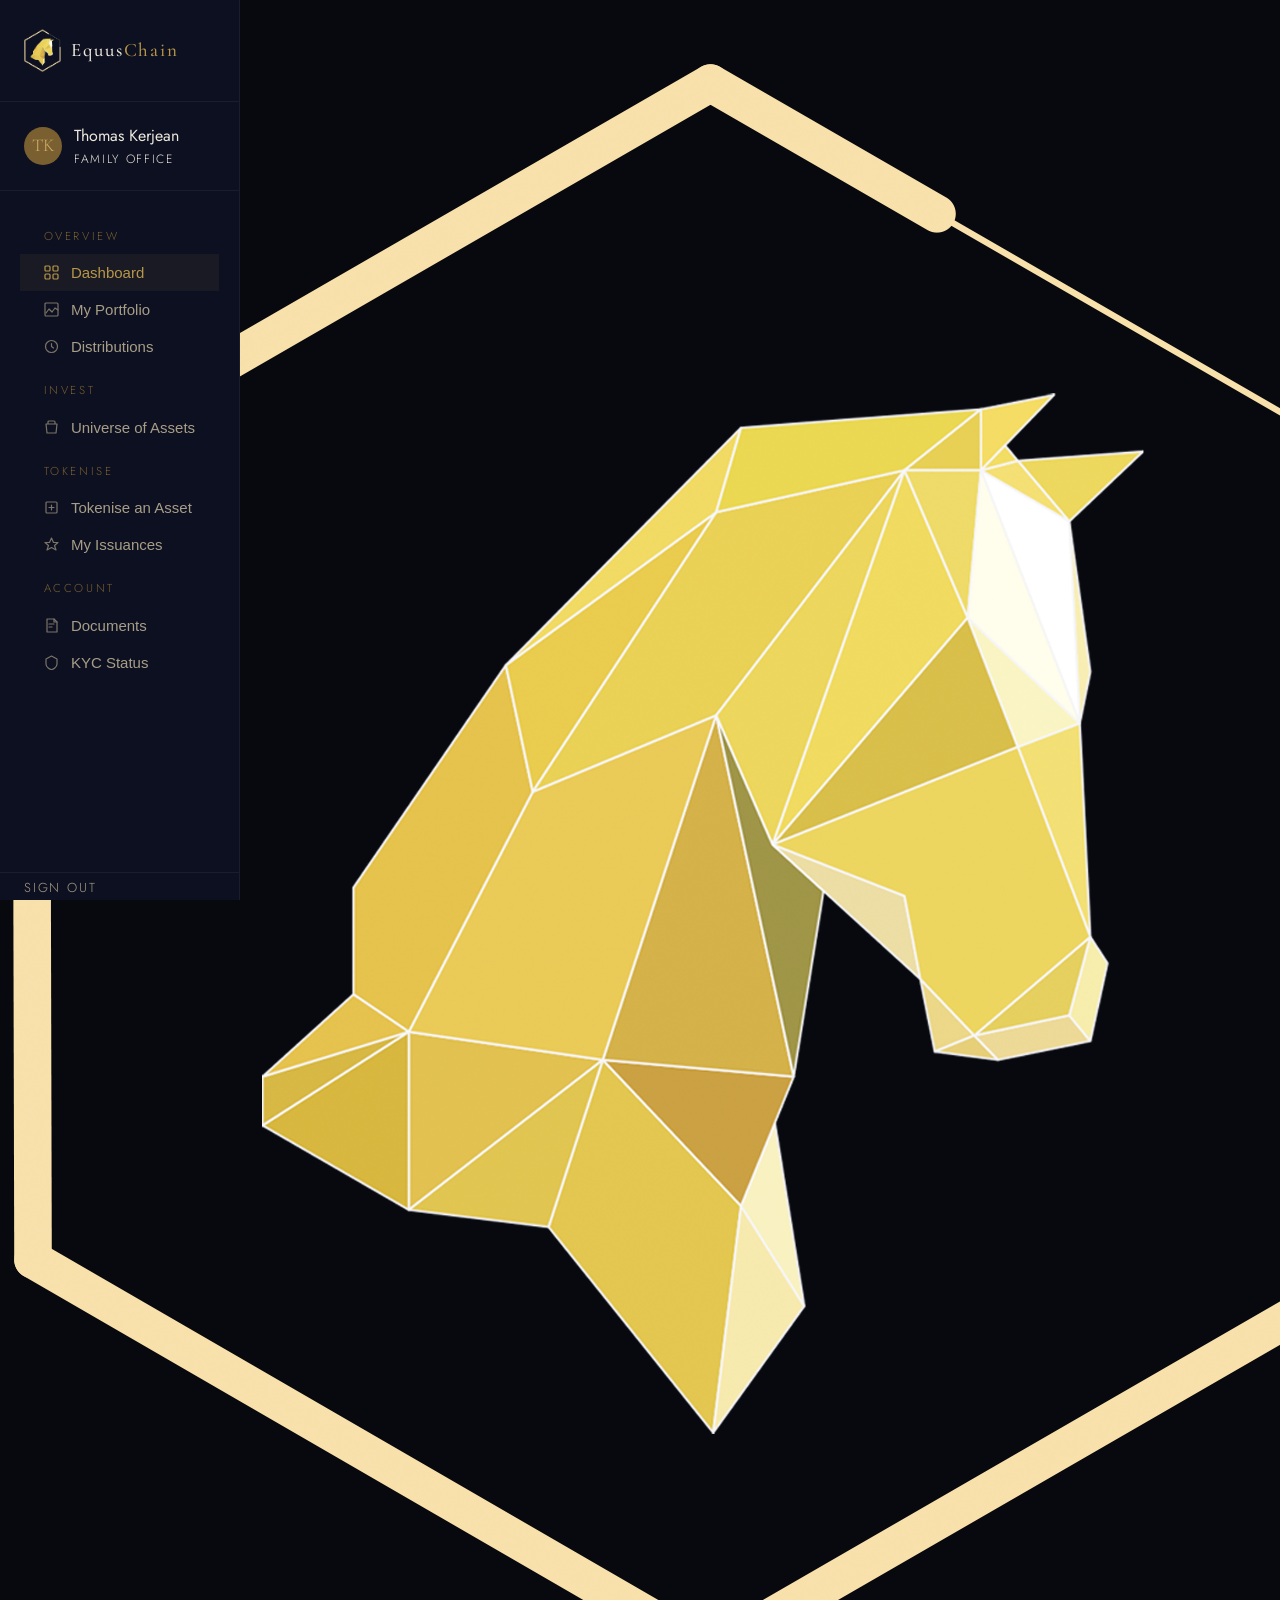
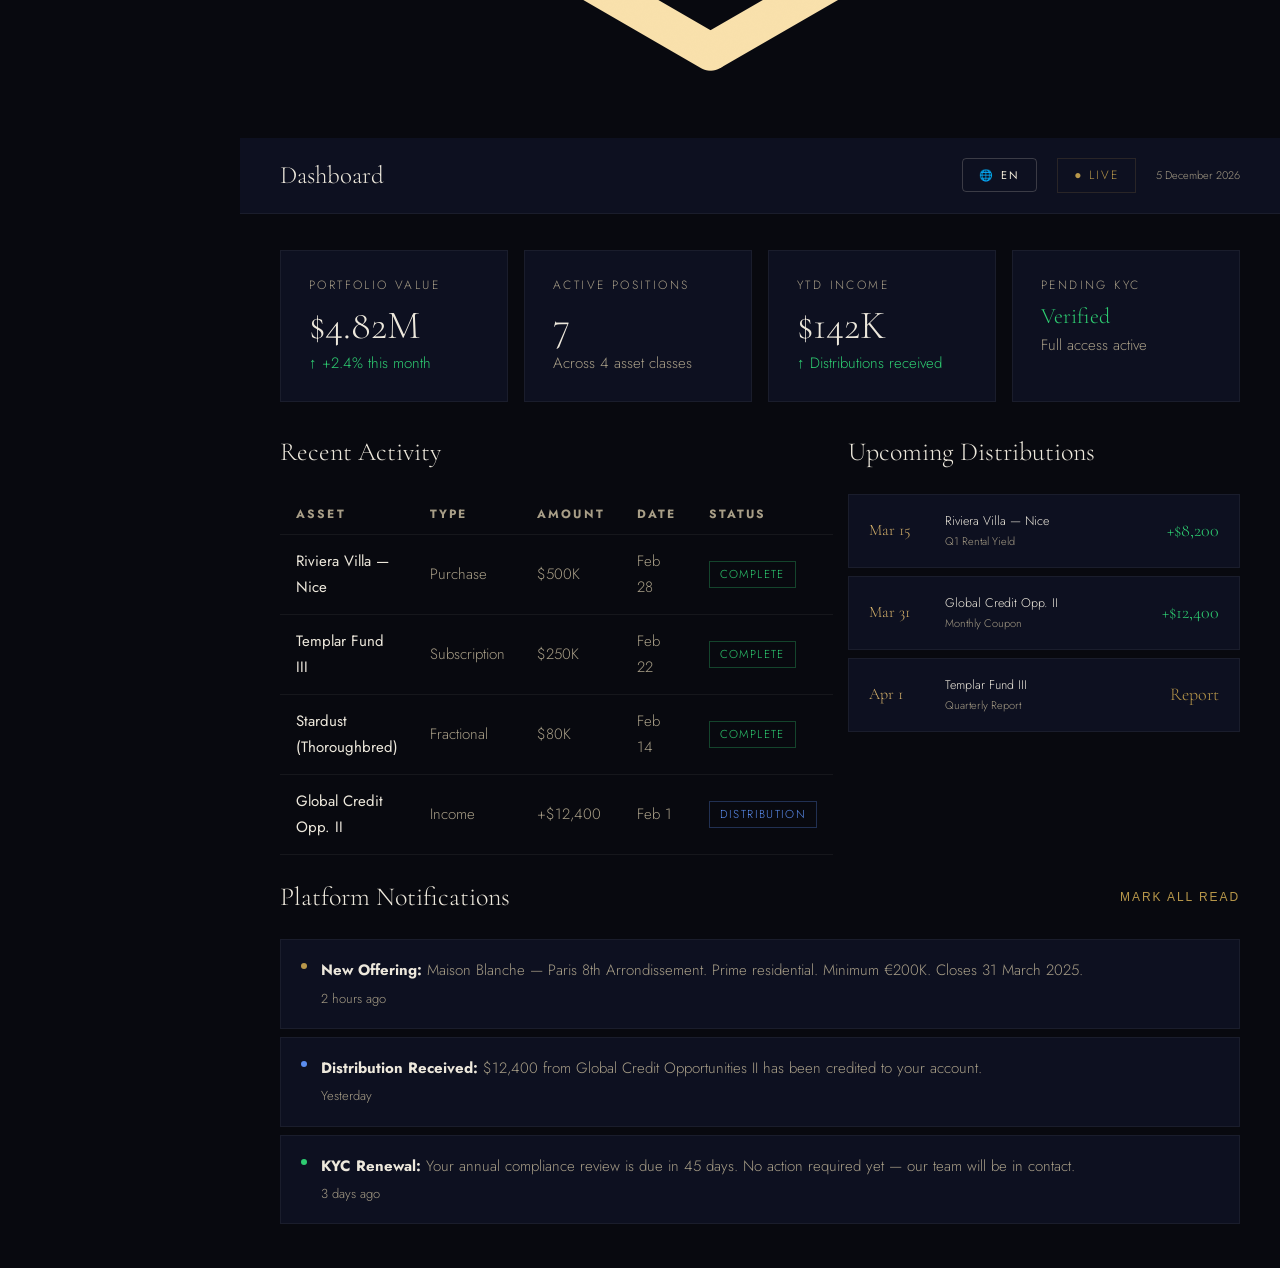
<file: private.html>
<!DOCTYPE html>
<html lang="en">

<head>
    <meta charset="UTF-8">
    <meta name="viewport" content="width=device-width, initial-scale=1.0">
    <title>EquusChain — Member Platform</title>
    <link rel="preconnect" href="https://fonts.googleapis.com">
    <link href="https://fonts.googleapis.com/css2?
family=Cormorant+Garamond:ital,wght@0,300;0,400;0,500;1,300;1,400&family=Jost:wght@200;3
00;400;500&display=swap" rel="stylesheet">
    <link rel="stylesheet" href="style.css">
    <link rel="icon" type="image/png" href="logo_equuschain_fond_bleu.png">
    <script src="private_tr_1.js" defer></script>
    <script src="private_tr_2.js" defer></script>
    <script src="script.js" defer></script>

</head>

<body>
    <!-- Custom Emblamed Cursor -->
    <div id="cur">
        <div class="cursor-emblem">
            <img src="logo_equuschain_fond_bleu.png" alt="Equus Emblem Cursor" id="cursorEmblemImg">
        </div>
    </div>

    <!-- APP -->
    <div id="app" style="display: block;">
        <div class="app-shell">
            <!-- SIDEBAR -->
            <aside class="sidebar">
                <div class="sb-logo">
                    <img src="logo_equuschain_fond_bleu.png" alt="EquusChain Logo" style="height:45px;width:auto">
                    <span class="sb-logo-word">Equus<b>Chain</b></span>
                </div>
                <div class="sb-user">
                    <div class="sb-avatar" id="sb-initials">TK</div>
                    <div>
                        <div class="sb-user-name" id="sb-name">Thomas Kerjean</div>
                        <div class="sb-user-tier" data-tr="tier-family-office">Family Office</div>
                    </div>
                </div>
                <nav class="sb-nav">
                    <div class="sb-section" data-tr="sb-section-overview">Overview</div>
                    <button class="sb-link active" onclick="showPanel('dashboard')">
                        <svg viewBox="0 0 15 15" fill="none">
                            <rect x="1" y="1" width="5" height="5" rx="1" stroke="currentColor" stroke-width="1.2" />
                            <rect x="9" y="1" width="5" height="5" rx="1" stroke="currentColor" stroke-width="1.2" />
                            <rect x="1" y="9" width="5" height="5" rx="1" stroke="currentColor" stroke-width="1.2" />
                            <rect x="9" y="9" width="5" height="5" rx="1" stroke="currentColor" stroke-width="1.2" />
                        </svg>
                        <span data-tr="sb-dashboard">Dashboard</span>
                    </button>
                    <button class="sb-link" onclick="showPanel('portfolio')">
                        <svg viewBox="0 0 15 15" fill="none">
                            <path d="M2 11L5 7l3 3 3-4 3 2" stroke="currentColor" stroke-width="1.2"
                                stroke-linecap="round" stroke-linejoin="round" />
                            <rect x="1" y="1" width="13" height="13" rx="1" stroke="currentColor" stroke-width="1.2" />
                        </svg>
                        <span data-tr="sb-portfolio">My Portfolio</span>
                    </button>
                    <button class="sb-link" onclick="showPanel('distributions')">
                        <svg viewBox="0 0 15 15" fill="none">
                            <circle cx="7.5" cy="7.5" r="6" stroke="currentColor" stroke-width="1.2" />
                            <path d="M7.5 4.5v3l2 1.5" stroke="currentColor" stroke-width="1.2"
                                stroke-linecap="round" />
                        </svg>
                        <span data-tr="sb-distributions">Distributions</span>
                    </button>
                    <div class="sb-section" data-tr="sb-section-invest">Invest</div>
                    <button class="sb-link" onclick="showPanel('marketplace')">
                        <svg viewBox="0 0 15 15" fill="none">
                            <path d="M2 4h11M4 4V2a1 1 0 011-1h5a1 1 0 011 
1v2M2 4l1 9h9l1-9" stroke="currentColor" stroke-width="1.2" stroke-linecap="round" stroke-linejoin="round" />
                        </svg>
                        <span data-tr="sb-universe">Universe of Assets</span>
                    </button>

                    <div class="sb-section" data-tr="sb-section-tokenise">Tokenise</div>
                    <button class="sb-link" onclick="showPanel('tokenise')">
                        <svg viewBox="0 0 15 15" fill="none">
                            <rect x="2" y="2" width="11" height="11" rx="1" stroke="currentColor" stroke-width="1.2" />
                            <path d="M5 7.5h5M7.5 5v5" stroke="currentColor" stroke-width="1.2"
                                stroke-linecap="round" />
                        </svg>
                        <span data-tr="sb-tokenise-asset">Tokenise an Asset</span>
                    </button>
                    <button class="sb-link" onclick="showPanel('my-tokens')">
                        <svg viewBox="0 0 15 15" fill="none">
                            <path d="M7.5 1L9.5 5.5H14L10.5 8.5L12 13L7.5 
10.5L3 13L4.5 8.5L1 5.5H5.5L7.5 1Z" stroke="currentColor" stroke-width="1.2" stroke-linejoin="round" />
                        </svg>
                        <span data-tr="sb-my-issuances">My Issuances</span>
                    </button>
                    <div class="sb-section" data-tr="sb-section-account">Account</div>
                    <button class="sb-link" onclick="showPanel('documents')">
                        <svg viewBox="0 0 15 15" fill="none">
                            <path d="M3 1h7l3 3v10H3V1z" stroke="currentColor" stroke-width="1.2"
                                stroke-linejoin="round" />
                            <path d="M10 1v3h3M5 
6h5M5 9h3" stroke="currentColor" stroke-width="1.2" stroke-linecap="round" />
                        </svg>
                        <span data-tr="sb-documents">Documents</span>
                    </button>
                    <button class="sb-link" onclick="showPanel('kyc')">
                        <svg viewBox="0 0 15 15" fill="none">
                            <path d="M7.5 1L13 4v5c0 3.5-4 5.5-5.5 5.5S2 12.5 
2 9V4L7.5 1Z" stroke="currentColor" stroke-width="1.2" stroke-linejoin="round" />
                        </svg>
                        <span data-tr="sb-kyc">KYC Status</span>
                    </button>
                </nav>
                <div class="sb-footer">
                    <span class="sb-logout" onclick="logout()" data-tr="sb-signout">Sign Out</span>
                </div>
            </aside>
            <!-- MAIN -->
            <main class="main">
                <div class="topbar">
                    <div class="topbar-title" id="topbar-title" data-tr="panel-dashboard">Dashboard</div>
                    <div class="topbar-right">
                        <!-- Premium Language Selector -->
                        <div class="lang-selector">
                            <button class="lang-btn" id="langBtn" aria-expanded="false" aria-haspopup="listbox"
                                aria-label="Select Language"
                                style="border-color: rgba(242, 235, 217, 0.2); color: #F2EBD9;">
                                <span class="lang-icon">🌐</span>
                                <span class="lang-curr">EN</span>
                            </button>
                            <div class="lang-dropdown" id="langDropdown" role="listbox">
                                <div class="lang-option active" role="option" data-lang="en">English</div>
                                <div class="lang-option" role="option" data-lang="fr">Français</div>
                                <div class="lang-option" role="option" data-lang="it">Italiano</div>
                                <div class="lang-option" role="option" data-lang="es">Español</div>
                                <div class="lang-option" role="option" data-lang="de">Deutsch</div>
                                <div class="lang-option" role="option" data-lang="pt">Português</div>
                                <div class="lang-option" role="option" data-lang="ar">العربية (RTL)</div>
                                <div class="lang-option" role="option" data-lang="ru">Русский</div>
                                <div class="lang-option" role="option" data-lang="zh">中文</div>
                                <div class="lang-option" role="option" data-lang="hi">हिन्दी</div>
                                <div class="lang-option" role="option" data-lang="ja">日本語</div>
                            </div>
                        </div>
                        <div class="tb-pill" data-tr="topbar-live">● Live</div>
                        <div style="font-size:11px;color:var(--cream-d)" id="topbar-date"></div>
                    </div>
                </div>
                <div class="content">
                    <!-- DASHBOARD -->
                    <div class="panel active" id="panel-dashboard">
                        <div class="stats-row">
                            <div class="stat-card">
                                <div class="sc-label" data-tr="db-portfolio-value">Portfolio Value</div>
                                <div class="sc-val">$4.82M</div>
                                <div class="sc-sub sc-up" data-tr="db-portfolio-value-sub">↑ +2.4% this month</div>
                            </div>
                            <div class="stat-card">
                                <div class="sc-label" data-tr="db-active-positions">Active Positions</div>
                                <div class="sc-val">7</div>
                                <div class="sc-sub" data-tr="db-active-positions-sub">Across 4 asset classes</div>
                            </div>
                            <div class="stat-card">
                                <div class="sc-label" data-tr="db-ytd-income">YTD Income</div>
                                <div class="sc-val">$142K</div>
                                <div class="sc-sub sc-up" data-tr="db-ytd-income-sub">↑ Distributions received</div>
                            </div>
                            <div class="stat-card">
                                <div class="sc-label" data-tr="db-pending-kyc">Pending KYC</div>
                                <div class="sc-val" style="font-size:22px;color:var(--green)" data-tr="status-verified">Verified</div>
                                <div class="sc-sub" data-tr="db-full-access">Full access active</div>
                            </div>
                        </div>
                        <div class="two-col" style="margin-bottom:20px">
                            <div>
                                <div class="sec-head">
                                    <div class="sec-title" data-tr="db-recent-activity">Recent Activity</div>
                                </div>
                                <table class="tbl">
                                    <thead>
                                        <tr>
                                            <th data-tr="tbl-header-asset">Asset</th>
                                            <th data-tr="tbl-header-type">Type</th>
                                            <th data-tr="tbl-header-amount">Amount</th>
                                            <th data-tr="tbl-header-date">Date</th>
                                            <th data-tr="tbl-header-status">Status</th>
                                        </tr>
                                    </thead>
                                    <tbody>
                                        <tr>
                                            <td class="name" data-tr="db-asset-riviera">Riviera Villa — Nice</td>
                                            <td data-tr="db-act-purchase">Purchase</td>
                                            <td>$500K</td>
                                            <td data-tr="db-date-feb28">Feb 28</td>
                                            <td><span class="badge badge-g" data-tr="status-complete">Complete</span></td>
                                        </tr>
                                        <tr>
                                            <td class="name" data-tr="db-asset-templar">Templar Fund III</td>
                                            <td data-tr="db-act-subscription">Subscription</td>
                                            <td>$250K</td>
                                            <td data-tr="db-date-feb22">Feb 22</td>
                                            <td><span class="badge badge-g" data-tr="status-complete">Complete</span></td>
                                        </tr>
                                        <tr>
                                            <td class="name" data-tr="db-asset-stardust">Stardust (Thoroughbred)</td>
                                            <td data-tr="db-act-fractional">Fractional</td>
                                            <td>$80K</td>
                                            <td data-tr="db-date-feb14">Feb 14</td>
                                            <td><span class="badge badge-g" data-tr="status-complete">Complete</span></td>
                                        </tr>
                                        <tr>
                                            <td class="name" data-tr="db-asset-credit-ii">Global Credit Opp. II</td>
                                            <td data-tr="db-act-income">Income</td>
                                            <td>+$12,400</td>
                                            <td data-tr="db-date-feb01">Feb 1</td>
                                            <td><span class="badge badge-b" data-tr="status-distribution">Distribution</span></td>
                                        </tr>
                                    </tbody>
                                </table>
                            </div>
                            <div>
                                <div class="sec-head">
                                    <div class="sec-title" data-tr="db-upcoming-dist">Upcoming Distributions</div>
                                </div>
                                <div class="dist-list">
                                    <div class="dist-item">
                                        <div class="di-left">
                                            <div class="di-date" data-tr="db-date-mar15">Mar 15</div>
                                            <div>
                                                <div class="di-name" data-tr="db-asset-riviera">Riviera Villa — Nice</div>
                                                <div class="di-sub" data-tr="db-q1-rental-yield">Q1 Rental Yield</div>
                                            </div>
                                        </div>
                                        <div class="di-amt">+$8,200</div>
                                    </div>
                                    <div class="dist-item">
                                        <div class="di-left">
                                            <div class="di-date" data-tr="db-date-mar31">Mar 31</div>
                                            <div>
                                                <div class="di-name" data-tr="db-asset-credit-ii">Global Credit Opp. II</div>
                                                <div class="di-sub" data-tr="db-monthly-coupon">Monthly Coupon</div>
                                            </div>
                                        </div>
                                        <div class="di-amt">+$12,400</div>
                                    </div>
                                    <div class="dist-item">
                                        <div class="di-left">
                                            <div class="di-date" data-tr="db-date-apr01">Apr 1</div>
                                            <div>
                                                <div class="di-name" data-tr="db-asset-templar">Templar Fund III</div>
                                                <div class="di-sub" data-tr="db-quarterly-report">Quarterly Report</div>
                                            </div>
                                        </div>
                                        <div class="di-amt" style="color:var(--gold)" data-tr="db-report">Report</div>
                                    </div>
                                </div>
                            </div>
                        </div>
                        <div class="sec-head">
                            <div class="sec-title" data-tr="db-notifications">Platform Notifications</div>
                            <button class="sec-action" data-tr="db-mark-all-read">Mark all read</button>
                        </div>
                        <div class="notif">
                            <div class="notif-dot"></div>
                            <div>
                                <div class="notif-text" data-tr="notif-1-text"><strong>New Offering:</strong> Maison Blanche — Paris 8th Arrondissement. Prime residential. Minimum €200K. Closes 31 March 2025.</div>
                                <div class="notif-time" data-tr="time-2h-ago">2 hours ago</div>
                            </div>
                        </div>
                        <div class="notif">
                            <div class="notif-dot" style="background:var(--blue)"></div>
                            <div>
                                <div class="notif-text" data-tr="notif-2-text"><strong>Distribution Received:</strong> $12,400 from Global Credit Opportunities II has been credited to your account.</div>
                                <div class="notif-time" data-tr="time-yesterday">Yesterday</div>
                            </div>
                        </div>
                        <div class="notif">
                            <div class="notif-dot" style="background:var(--green)"></div>
                            <div>
                                <div class="notif-text" data-tr="notif-3-text"><strong>KYC Renewal:</strong> Your annual compliance review is due in 45 days. No action required yet — our team will be in contact.</div>
                                <div class="notif-time" data-tr="time-3d-ago">3 days ago</div>
                            </div>
                        </div>
                    </div>
                    <!-- PORTFOLIO -->
                    <div class="panel" id="panel-portfolio">
                        <div class="stats-row">
                            <div class="stat-card">
                                <div class="sc-label" data-tr="port-total-aum">Total AUM</div>
                                <div class="sc-val">$4.82M</div>
                                <div class="sc-sub sc-up" data-tr="port-total-aum-sub">↑ +8.3% YTD</div>
                            </div>
                            <div class="stat-card">
                                <div class="sc-label" data-tr="port-real-estate">Real Estate</div>
                                <div class="sc-val">$2.1M</div>
                                <div class="sc-sub" data-tr="port-real-estate-sub">43% allocation</div>
                            </div>
                            <div class="stat-card">
                                <div class="sc-label" data-tr="port-private-credit">Private Credit</div>
                                <div class="sc-val">$1.4M</div>
                                <div class="sc-sub" data-tr="port-private-credit-sub">29% allocation</div>
                            </div>
                            <div class="stat-card">
                                <div class="sc-label" data-tr="port-other-assets">Other Assets</div>
                                <div class="sc-val">$1.32M</div>
                                <div class="sc-sub" data-tr="port-other-assets-sub">28% allocation</div>
                            </div>
                        </div>
                        <div class="port-chart">
                            <div class="port-chart-title" data-tr="port-perf-title">Portfolio Performance — 12 Months</div>
                            <div class="chart-bars">
                                <div class="chart-bar" style="height:40%">
                                    <div class="tooltip" data-tr="port-chart-mar">Mar: $4.41M</div>
                                </div>
                                <div class="chart-bar" style="height:44%">
                                    <div class="tooltip" data-tr="port-chart-apr">Apr: $4.44M</div>
                                </div>
                                <div class="chart-bar" style="height:50%">
                                    <div class="tooltip" data-tr="port-chart-may">May: $4.47M</div>
                                </div>
                                <div class="chart-bar" style="height:46%">
                                    <div class="tooltip" data-tr="port-chart-jun">Jun: $4.45M</div>
                                </div>
                                <div class="chart-bar" style="height:55%">
                                    <div class="tooltip" data-tr="port-chart-jul">Jul: $4.51M</div>
                                </div>
                                <div class="chart-bar" style="height:60%">
                                    <div class="tooltip" data-tr="port-chart-aug">Aug: $4.54M</div>
                                </div>
                                <div class="chart-bar" style="height:58%">
                                    <div class="tooltip" data-tr="port-chart-sep">Sep: $4.52M</div>
                                </div>
                                <div class="chart-bar" style="height:65%">
                                    <div class="tooltip" data-tr="port-chart-oct">Oct: $4.58M</div>
                                </div>
                                <div class="chart-bar" style="height:62%">
                                    <div class="tooltip" data-tr="port-chart-nov">Nov: $4.56M</div>
                                </div>
                                <div class="chart-bar" style="height:70%">
                                    <div class="tooltip" data-tr="port-chart-dec">Dec: $4.63M</div>
                                </div>
                                <div class="chart-bar" style="height:75%">
                                    <div class="tooltip" data-tr="port-chart-jan">Jan: $4.72M</div>
                                </div>
                                <div class="chart-bar" style="height:82%;background:var(--gold)">
                                    <div class="tooltip" data-tr="port-chart-feb">Feb: $4.82M</div>
                                </div>
                            </div>
                            <div class="chart-labels">
                                <div class="chart-label" data-tr="chart-lbl-mar">M</div>
                                <div class="chart-label" data-tr="chart-lbl-apr">A</div>
                                <div class="chart-label" data-tr="chart-lbl-may">M</div>
                                <div class="chart-label" data-tr="chart-lbl-jun">J</div>
                                <div class="chart-label" data-tr="chart-lbl-jul">J</div>
                                <div class="chart-label" data-tr="chart-lbl-aug">A</div>
                                <div class="chart-label" data-tr="chart-lbl-sep">S</div>
                                <div class="chart-label" data-tr="chart-lbl-oct">O</div>
                                <div class="chart-label" data-tr="chart-lbl-nov">N</div>
                                <div class="chart-label" data-tr="chart-lbl-dec">D</div>
                                <div class="chart-label" data-tr="chart-lbl-jan">J</div>
                                <div class="chart-label" data-tr="chart-lbl-feb">F</div>
                            </div>
                        </div>
                        <div class="sec-head">
                            <div class="sec-title" data-tr="port-holdings">Holdings</div><button class="sec-action" data-tr="port-export-pdf">Export PDF</button>
                        </div>
                        <table class="tbl">
                            <thead>
                                <tr>
                                    <th data-tr="tbl-header-asset">Asset</th>
                                    <th data-tr="tbl-header-class">Class</th>
                                    <th data-tr="tbl-header-invested">Invested</th>
                                    <th data-tr="tbl-header-current-value">Current Value</th>
                                    <th data-tr="tbl-header-return">Return</th>
                                    <th data-tr="tbl-header-yield-pa">Yield p.a.</th>
                                    <th data-tr="tbl-header-status">Status</th>
                                </tr>
                            </thead>
                            <tbody>
                                <tr>
                                    <td class="name" data-tr="db-asset-riviera">Riviera Villa — Nice</td>
                                    <td data-tr="filter-real-estate">Real Estate</td>
                                    <td>$500K</td>
                                    <td>$512K</td>
                                    <td class="pos">+2.4%</td>
                                    <td>6.8%</td>
                                    <td><span class="badge badge-g" data-tr="status-active">Active</span></td>
                                </tr>
                                <tr>
                                    <td class="name" data-tr="port-asset-biarritz">Maison de Biarritz</td>
                                    <td data-tr="filter-real-estate">Real Estate</td>
                                    <td>$700K</td>
                                    <td>$742K</td>
                                    <td class="pos">+6.0%</td>
                                    <td>5.2%</td>
                                    <td><span class="badge badge-g" data-tr="status-active">Active</span></td>
                                </tr>
                                <tr>
                                    <td class="name" data-tr="db-asset-credit-ii">Global Credit Opp. II</td>
                                    <td data-tr="filter-private-credit">Private Credit</td>
                                    <td>$600K</td>
                                    <td>$628K</td>
                                    <td class="pos">+4.7%</td>
                                    <td>9.1%</td>
                                    <td><span class="badge badge-g" data-tr="status-active">Active</span></td>
                                </tr>
                                <tr>
                                    <td class="name" data-tr="db-asset-templar">Templar Fund III</td>
                                    <td data-tr="filter-private-equity">Private Equity</td>
                                    <td>$250K</td>
                                    <td>$244K</td>
                                    <td class="neg">-2.4%</td>
                                    <td>—</td>
                                    <td><span class="badge badge-y" data-tr="status-invested">Invested</span></td>
                                </tr>
                                <tr>
                                    <td class="name" data-tr="db-asset-stardust">Stardust (Thoroughbred)</td>
                                    <td data-tr="filter-bloodstock">Equestrian</td>
                                    <td>$80K</td>
                                    <td>$85K</td>
                                    <td class="pos">+6.3%</td>
                                    <td>—</td>
                                    <td><span class="badge badge-g" data-tr="status-racing">Racing</span></td>
                                </tr>
                                <tr>
                                    <td class="name" data-tr="port-asset-nordic-timber">Nordic Timber Fund</td>
                                    <td data-tr="port-class-real-assets">Real Assets</td>
                                    <td>$400K</td>
                                    <td>$404K</td>
                                    <td class="pos">+1.0%</td>
                                    <td>4.1%</td>
                                    <td><span class="badge badge-g" data-tr="status-active">Active</span></td>
                                </tr>
                                <tr>
                                    <td class="name" data-tr="port-asset-silver-crest">Silver Crest — Zurich</td>
                                    <td data-tr="filter-real-estate">Real Estate</td>
                                    <td>$900K</td>
                                    <td>$907K</td>
                                    <td class="pos">+0.8%</td>
                                    <td>3.9%</td>
                                    <td><span class="badge badge-b" data-tr="status-pending">Pending</span></td>
                                </tr>
                            </tbody>
                        </table>
                    </div>
                    <!-- MARKETPLACE -->
                    <div class="panel" id="panel-marketplace">
                        <div style="display:flex;gap:12px;margin-bottom:28px;flex-wrap:wrap">
                            <button class="ac-action active" data-filter="all" data-tr="filter-all">All</button>
                            <button class="ac-action" data-filter="Real Estate" data-tr="filter-real-estate">Real Estate</button>
                            <button class="ac-action" data-filter="Private Equity" data-tr="filter-private-equity">Private Equity</button>
                            <button class="ac-action" data-filter="Private Credit" data-tr="filter-private-credit">Private Credit</button>
                            <button class="ac-action" data-filter="Infrastructure" data-tr="filter-infrastructure">Infrastructure</button>
                            <button class="ac-action" data-filter="Energy & Natural Resources" data-tr="filter-energy">Energy & Natural Resources</button>
                            <button class="ac-action" data-filter="Bloodstock" data-tr="filter-bloodstock">Bloodstock</button>
                            <button class="ac-action" data-filter="Agriculture & Farmland" data-tr="filter-agriculture">Agriculture & Farmland</button>
                            <button class="ac-action" data-filter="Timberland & Forestry" data-tr="filter-timberland">Timberland & Forestry</button>
                            <button class="ac-action" data-filter="Fine Art" data-tr="filter-fine-art">Fine Art</button>
                            <button class="ac-action" data-filter="Collectibles" data-tr="filter-collectibles">Collectibles</button>
                            <button class="ac-action" data-filter="Conservation Assets" data-tr="filter-conservation">Conservation Assets</button>
                            <button class="ac-action" data-filter="Luxury Assets" data-tr="filter-luxury">Luxury Assets</button>
                            <button class="ac-action" data-filter="Aviation" data-tr="filter-aviation">Aviation</button>
                            <button class="ac-action" data-filter="Maritime & Yachting" data-tr="filter-maritime">Maritime & Yachting</button>
                            <button class="ac-action" data-filter="Sports Assets" data-tr="filter-sports">Sports Assets</button>
                            <button class="ac-action" data-filter="Entertainment & Media Assets" data-tr="filter-entertainment">Entertainment & Media Assets</button>
                            <button class="ac-action" data-filter="Intellectual Property" data-tr="filter-ip">Intellectual Property</button>
                            <button class="ac-action" data-filter="Digital Assets" data-tr="filter-digital">Digital Assets</button>
                            <button class="ac-action" data-filter="Funds" data-tr="filter-funds">Funds</button>
                            <button class="ac-action" data-filter="Structured Opportunities" data-tr="filter-structured">Structured Opportunities</button>
                            <button class="ac-action" data-filter="Special Situations" data-tr="filter-special">Special Situations</button>
                        </div>
                        <div class="card-grid">
                            <div class="asset-card" data-category="Real Estate" onclick="openModal('real-estate-1')">
                                <div class="ac-img"
                                    style="background:linear-gradient(135deg,#1a2a1a,#0d1020);font-size:40px">
                                    🏛 <div class="ac-img-overlay">
                                    </div>
                                </div>
                                <div class="ac-body">
                                    <div class="ac-cat" data-tr="ac-cat-real-estate-paris">Real Estate · Paris</div>
                                    <div class="ac-name" data-tr="ac-name-maison-blanche">Maison Blanche — 8th Arr.</div>
                                    <div class="ac-sub" data-tr="ac-desc-maison-blanche">Prime Haussmann residential building. 6 floors, 12 units. Full renovation 2022. Fully let.</div>
                                    <div class="ac-footer">
                                        <div>
                                            <div class="ac-yield" data-tr="ac-yield-maison-blanche">5.8% p.a. yield</div>
                                            <div class="ac-min" data-tr="ac-min-maison-blanche">Min €200,000</div>
                                        </div>
                                        <button class="ac-action" data-tr="btn-view">View</button>
                                    </div>
                                </div>
                            </div>
                            <div class="asset-card" data-category="Private Credit" onclick="openModal('credit-1')">
                                <div class="ac-img"
                                    style="background:linear-gradient(135deg,#1a1a2a,#0d1020);font-size:40px">
                                    📊 <div class="ac-img-overlay">
                                    </div>
                                </div>
                                <div class="ac-body">
                                    <div class="ac-cat" data-tr="ac-cat-private-credit">Private Credit · Senior Secured</div>
                                    <div class="ac-name" data-tr="ac-name-global-credit">Global Credit Opp. III</div>
                                    <div class="ac-sub" data-tr="ac-desc-global-credit">Senior secured corporate credit portfolio. European issuers. Quarterly distributions. 18-month term.</div>
                                    <div class="ac-footer">
                                        <div>
                                            <div class="ac-yield" data-tr="ac-yield-global-credit">9.2% p.a. target</div>
                                            <div class="ac-min" data-tr="ac-min-global-credit">Min $100,000</div>
                                        </div>
                                        <button class="ac-action" data-tr="btn-view">View</button>
                                    </div>
                                </div>
                            </div>
                            <div class="asset-card" data-category="Bloodstock" onclick="openModal('equestrian-1')">
                                <div class="ac-img"
                                    style="background:linear-gradient(135deg,#2a1a0a,#0d1020);font-size:40px">
                                    🐎 <div class="ac-img-overlay">
                                    </div>
                                </div>
                                <div class="ac-body">
                                    <div class="ac-cat" data-tr="ac-cat-equestrian">Equestrian · Thoroughbred</div>
                                    <div class="ac-name" data-tr="ac-name-midnight-sovereign">Midnight Sovereign</div>
                                    <div class="ac-sub" data-tr="ac-desc-midnight-sovereign">3-year-old colt. Trained at Newmarket. Grade 2 prospect. 40% fractional ownership available.</div>
                                    <div class="ac-footer">
                                        <div>
                                            <div class="ac-yield" data-tr="ac-yield-midnight-sovereign">Race earnings + value</div>
                                            <div class="ac-min" data-tr="ac-min-midnight-sovereign">Min £50,000</div>
                                        </div>
                                        <button class="ac-action" data-tr="btn-view">View</button>
                                    </div>
                                </div>
                            </div>
                            <div class="asset-card" data-category="Aviation" onclick="openModal('aviation-1')">
                                <div class="ac-img"
                                    style="background:linear-gradient(135deg,#0a1a2a,#0d1020);font-size:40px">
                                    ✈ <div class="ac-img-overlay"></div>
                                </div>
                                <div class="ac-body">
                                    <div class="ac-cat" data-tr="ac-cat-aviation">Aviation · Private Jet</div>
                                    <div class="ac-name" data-tr="ac-name-gulfstream-share">Gulfstream G700 — Share</div>
                                    <div class="ac-sub" data-tr="ac-desc-gulfstream-share">1/8 fractional share. 125 hours p.a. EASA certified. Full charter management. European base.</div>
                                    <div class="ac-footer">
                                        <div>
                                            <div class="ac-yield" data-tr="ac-yield-gulfstream-share">Charter offset + usage</div>
                                            <div class="ac-min" data-tr="ac-min-gulfstream-share">Min $800,000</div>
                                        </div>
                                        <button class="ac-action" data-tr="btn-view">View</button>
                                    </div>
                                </div>
                            </div>
                            <div class="asset-card" data-category="Private Equity,Funds" onclick="openModal('fund-1')">
                                <div class="ac-img"
                                    style="background:linear-gradient(135deg,#1a2a0a,#0d1020);font-size:40px">
                                    📈 <div class="ac-img-overlay">
                                    </div>
                                </div>
                                <div class="ac-body">
                                    <div class="ac-cat" data-tr="ac-cat-pe-fund">Private Equity · Fund</div>
                                    <div class="ac-name" data-tr="ac-name-templar-growth">Templar European Growth IV</div>
                                    <div class="ac-sub" data-tr="ac-desc-templar-growth">Lower mid-market European PE. €450M target. Final close June 2025. GP commitment 3%.</div>
                                    <div class="ac-footer">
                                        <div>
                                            <div class="ac-yield" data-tr="ac-yield-templar-growth">Target 18% net IRR</div>
                                            <div class="ac-min" data-tr="ac-min-templar-growth">Min €500,000</div>
                                        </div>
                                        <button class="ac-action" data-tr="btn-view">View</button>
                                    </div>
                                </div>
                            </div>
                            <div class="asset-card" data-category="Maritime & Yachting" onclick="openModal('yacht-1')">
                                <div class="ac-img"
                                    style="background:linear-gradient(135deg,#0a1a1a,#0d1020);font-size:40px">
                                    ⛵ <div class="ac-img-overlay"></div>
                                </div>
                                <div class="ac-body">
                                    <div class="ac-cat" data-tr="ac-cat-maritime">Maritime · Superyacht</div>
                                    <div class="ac-name" data-tr="ac-name-aquila-yacht">Aquila — 55m Motor Yacht</div>
                                    <div class="ac-sub" data-tr="ac-desc-aquila-yacht">Available for fractional ownership or charter investment. Mediterranean & Caribbean programme. €4.2M charter revenue 2023.</div>
                                    <div class="ac-footer">
                                        <div>
                                            <div class="ac-yield" data-tr="ac-yield-aquila-yacht">Charter yield programme</div>
                                            <div class="ac-min" data-tr="ac-min-aquila-yacht">Min €1,000,000</div>
                                        </div>
                                        <button class="ac-action" data-tr="btn-view">View</button>
                                    </div>
                                </div>
                            </div>
                            <div id="no-assets-msg"
                                style="display:none;grid-column:1/-1;text-align:center;padding:48px;color:var(--cream-d);font-style:italic;"
                                data-tr="marketplace-no-assets">No assets currently listed in this category.</div>
                        </div>
                    </div>

                    <!-- TOKENISE -->
                    <div class="panel" id="panel-tokenise">
                        <div style="margin-bottom:32px;padding:24px 28px;background:var(--ink-mid);border:1px solid var(--line)">
                            <div style="font-family:'Cormorant Garamond',serif;font-size:20px;color:var(--cream);margin-bottom:10px" data-tr="tok-title">Tokenise Your Asset</div>
                            <div style="font-size:14px;color:var(--cream-d);line-height:1.9;" data-tr="tok-lead">
                                EquusChain, together with its approved partners, manages the complete asset tokenisation
                                process, including preliminary assessment, structuring, legal documentation, regulatory
                                coordination, asset onboarding, token issuance, investor documentation, and distribution
                                through the EquusChain ecosystem. Submission of an asset does not constitute acceptance,
                                approval, listing, fundraising authorisation, or token issuance. All submissions are
                                subject to independent review, due diligence, legal analysis, regulatory assessment, and
                                platform approval. To begin the review process, please complete the asset submission
                                form below. A member of our structuring team will contact you should additional
                                information be required.</div>
                        </div>
                        <div class="wizard">
                            <div class="wiz-steps">
                                <div class="wiz-step active" id="ws1">
                                    <div class="ws-num" data-tr="wiz-step1-num">Step 01</div>
                                    <div class="ws-name" data-tr="wiz-step1-title">Asset Information</div>
                                </div>
                                <div class="wiz-step" id="ws2">
                                    <div class="ws-num" data-tr="wiz-step2-num">Step 02</div>
                                    <div class="ws-name" data-tr="wiz-step2-title">Structure & Terms</div>
                                </div>
                                <div class="wiz-step" id="ws3">
                                    <div class="ws-num" data-tr="wiz-step3-num">Step 03</div>
                                    <div class="ws-name" data-tr="wiz-step3-title">Documentation</div>
                                </div>
                                <div class="wiz-step" id="ws4">
                                    <div class="ws-num" data-tr="wiz-step4-num">Step 04</div>
                                    <div class="ws-name" data-tr="wiz-step4-title">Review & Submit</div>
                                </div>
                            </div>
                            <div id="wiz-panel-1">
                                <div class="form-grid">
                                    <div class="form-field"><label class="f-label" data-tr="lbl-asset-category">Asset Category</label>
                                        <select class="f-select">
                                            <option data-tr="opt-cat-real-estate">Real Estate</option>
                                            <option data-tr="opt-cat-pe-fund">Private Equity / Fund</option>
                                            <option data-tr="opt-cat-private-credit">Private Credit</option>
                                            <option data-tr="opt-cat-equestrian">Equestrian</option>
                                            <option data-tr="opt-cat-aviation">Aviation</option>
                                            <option data-tr="opt-cat-maritime">Maritime / Yacht</option>
                                            <option data-tr="opt-cat-fine-art">Fine Art</option>
                                            <option data-tr="opt-cat-classic-car">Classic Automobile</option>
                                            <option data-tr="opt-cat-commodities">Precious Metals / Commodities</option>
                                            <option data-tr="opt-cat-other">Other Real-World Asset</option>
                                        </select>
                                    </div>
                                    <div class="form-field"><label class="f-label" data-tr="lbl-asset-name">Asset Name / Title</label><input class="f-input" type="text"
                                            placeholder="e.g. Château de Villiers, Burgundy" data-tr="ph-asset-name">
                                    </div>
                                    <div class="form-field"><label class="f-label" data-tr="lbl-asset-jurisdiction">Jurisdiction of Asset</label><input class="f-input" type="text"
                                            placeholder="Country / State" data-tr="ph-asset-jurisdiction">
                                    </div>
                                    <div class="form-field"><label class="f-label" data-tr="lbl-asset-value">Estimated Asset Value</label><input class="f-input" type="text"
                                            placeholder="USD / EUR / GBP" data-tr="ph-asset-value">
                                    </div>
                                </div>
                                <div class="form-grid full">
                                    <div class="form-field"><label class="f-label" data-tr="lbl-asset-desc">Asset Description</label>
                                        <textarea class="f-textarea" placeholder="Describe the asset: location, condition, key 
features, any existing income, legal ownership structure..." data-tr="ph-asset-desc"></textarea>
                                        <div class="f-hint" data-tr="f-hint-desc">The more
                                            detail you provide, the
                                            faster our structuring team
                                            can
                                            assess feasibility and
                                            suitability for the
                                            platform.</div>
                                    </div>
                                </div>
                                <div class="wiz-actions">
                                    <button class="btn-wiz btn-wiz-p" onclick="wizNext()" data-tr="btn-continue-structure">Continue to
                                        Structure →</button>
                                </div>
                            </div>
                            <div id="wiz-panel-2" style="display:none">
                                <div class="form-grid">
                                    <div class="form-field"><label class="f-label" data-tr="lbl-offering-type">Offering
                                            Type</label>
                                        <select class="f-select">
                                            <option data-tr="opt-off-equity">Equity / Fractional
                                                Ownership</option>
                                            <option data-tr="opt-off-debt">Debt / Credit
                                                Instrument</option>
                                            <option data-tr="opt-off-revshare">Revenue Share
                                            </option>
                                            <option data-tr="opt-off-fund">Fund Unit</option>
                                            <option data-tr="opt-off-usage">Usage / Lease Rights
                                            </option>
                                        </select>
                                    </div>
                                    <div class="form-field"><label class="f-label" data-tr="lbl-target-raise">Target
                                            Raise</label><input class="f-input" type="text"
                                            placeholder="e.g. $2,000,000" data-tr="ph-target-raise">
                                    </div>
                                    <div class="form-field"><label class="f-label" data-tr="lbl-min-ticket">Minimum
                                            Ticket Size</label><input class="f-input" type="text"
                                            placeholder="e.g. $50,000" data-tr="ph-min-ticket">
                                    </div>
                                    <div class="form-field"><label class="f-label" data-tr="lbl-token-supply">Proposed
                                            Token Supply</label><input class="f-input" type="text"
                                            placeholder="e.g. 2,000 tokens @ $1,000 each" data-tr="ph-token-supply">
                                    </div>
                                    <div class="form-field"><label class="f-label" data-tr="lbl-target-yield">Target
                                            Distribution /
                                            Yield</label><input class="f-input" type="text"
                                            placeholder="e.g. 6% p.a. quarterly" data-tr="ph-target-yield">
                                    </div>
                                    <div class="form-field"><label class="f-label" data-tr="lbl-investment-term">Investment
                                            Term</label><input class="f-input" type="text"
                                            placeholder="e.g. 5 years / Open-ended" data-tr="ph-investment-term">
                                    </div>
                                </div>
                                <div class="form-grid full">
                                    <div class="form-field"><label class="f-label" data-tr="lbl-use-proceeds">Use of
                                            Proceeds</label>
                                        <textarea class="f-textarea" placeholder="How will investor capital be deployed? 
Include any refinancing, development, or operational use..." data-tr="ph-use-proceeds"></textarea>
                                    </div>
                                </div>
                                <div class="wiz-actions">
                                    <button class="btn-wiz btn-wiz-p" onclick="wizStep(3)" data-tr="btn-continue-docs">Continue to
                                        Documents →</button>
                                    <button class="btn-wiz btn-wiz-s" onclick="wizStep(1)" data-tr="btn-back">←
                                        Back</button>
                                </div>
                            </div>
                            <div id="wiz-panel-3" style="display:none">
                                <div style="margin-bottom:24px;font-size:12.5px;color:var(--cream-d);line-height:1.9" data-tr="tok-doc-intro">
                                    Please upload any available
                                    documentation. All documents are
                                    treated with the utmost
                                    confidentiality and are reviewed
                                    solely by our authorised structuring
                                    and compliance team.
                                    Required documents vary by asset
                                    type — our team will advise if
                                    additional materials are needed.
                                </div>
                                <div class="doc-list" style="margin-bottom:20px">
                                    <div class="doc-item">
                                        <div>
                                            <div class="doc-name" data-tr="doc-item1-name">Proof
                                                of Ownership / Title</div>
                                            <div style="font-size:11px;color:var(--cream-d)" data-tr="doc-item1-sub">
                                                Deed, land registry,
                                                share certificate,
                                                or
                                                equivalent</div>
                                        </div><span class="doc-status" style="color:var(--cream-d)" data-tr="doc-status-required">Required
                                        </span>
                                    </div>
                                    <div class="doc-item">
                                        <div>
                                            <div class="doc-name" data-tr="doc-item2-name">
                                                Valuation /
                                                Appraisal Report</div>
                                            <div style="font-size:11px;color:var(--cream-d)" data-tr="doc-item2-sub">
                                                Independent
                                                valuation within
                                                12 months</div>
                                        </div><span class="doc-status" style="color:var(--cream-d)" data-tr="doc-status-required">Required</span>
                                    </div>
                                    <div class="doc-item">
                                        <div>
                                            <div class="doc-name" data-tr="doc-item3-name">
                                                Financial
                                                Statements
                                            </div>
                                            <div style="font-size:11px;color:var(--cream-d)" data-tr="doc-item3-sub">
                                                Audited
                                                accounts or
                                                income
                                                history
                                                (last 2
                                                years)</div>
                                        </div><span class="doc-status" style="color:var(--cream-d)" data-tr="doc-status-applicable">If
                                            applicable</span>
                                    </div>
                                    <div class="doc-item">
                                        <div>
                                            <div class="doc-name" data-tr="doc-item4-name">
                                                Legal
                                                Structure
                                                /
                                                Corporate
                                                Docs
                                            </div>
                                            <div style="font-size:11px;color:var(--cream-d)" data-tr="doc-item4-sub">
                                                Articles
                                                of
                                                association,
                                                shareholder
                                                register,
                                                SPV docs
                                            </div>
                                        </div><span class="doc-status" style="color:var(--cream-d)" data-tr="doc-status-applicable">If
                                            applicable</span>
                                    </div>
                                    <div class="doc-item">
                                        <div>
                                            <div class="doc-name" data-tr="doc-item5-name">
                                                Information
                                                Memorandum
                                                (draft)
                                            </div>
                                            <div style="font-size:11px;color:var(--cream-d)" data-tr="doc-item5-sub">
                                                Any
                                                existing
                                                IM,
                                                pitch
                                                deck, or
                                                investment
                                                summary
                                            </div>
                                        </div><span class="doc-status" style="color:var(--cream-d)" data-tr="doc-status-available">If
                                            available</span>
                                    </div>
                                </div>
                                <div class="doc-zone" onclick="this.style.borderColor='var(--gold)'">
                                    <div class="doc-zone-icon">
                                        📎 </div>
                                    <div data-tr="doc-drag-drop">Drag & drop
                                        files here, or
                                        click to upload
                                    </div>
                                    <div style="font-size:11px;margin-top:6px" data-tr="doc-drag-drop-sub">
                                        PDF, DOCX, XLSX
                                        accepted · Max
                                        50MB
                                        per file</div>
                                </div>
                                <div class="wiz-actions">
                                    <button class="btn-wiz btn-wiz-p" onclick="wizStep(4)" data-tr="btn-review-submit">Review
                                        & Submit
                                        →</button>
                                    <button class="btn-wiz btn-wiz-s" onclick="wizStep(2)" data-tr="btn-back">←
                                        Back</button>
                                </div>
                            </div>
                            <div id="wiz-panel-4" style="display:none">
                                <div
                                    style="padding:36px;background:var(--ink-mid);border:1px solid var(--line);margin-bottom:24px;text-align:center">
                                    <div style="font-family:'Cormorant Garamond',serif;font-size:28px;color:var(--cream);margin-bottom:12px" data-tr="tok-ready-submit">Ready to Submit</div>
                                    <div
                                        style="font-size:13px;color:var(--cream-d);max-width:480px;margin:0 auto;line-height:2" data-tr="tok-ready-submit-sub">
                                        Once submitted,
                                        your asset
                                        application will
                                        be reviewed by
                                        our structuring
                                        and
                                        compliance team.
                                        We will contact
                                        you within 48
                                        hours with an
                                        initial
                                        feasibility
                                        assessment and
                                        next steps.
                                    </div>
                                </div>
                                <div class="doc-list" style="margin-bottom:28px">
                                    <div class="detail-row">
                                        <span class="dr-label" data-tr="lbl-summary-category">Asset
                                            Category</span><span class="dr-val" data-tr="filter-real-estate">Real
                                            Estate</span>
                                    </div>
                                    <div class="detail-row">
                                        <span class="dr-label" data-tr="lbl-summary-offering">Offering
                                            Type</span><span class="dr-val" data-tr="opt-off-equity">Equity
                                            / Fractional
                                            Ownership</span>
                                    </div>
                                    <div class="detail-row">
                                        <span class="dr-label" data-tr="lbl-summary-docs">Documents
                                            Uploaded</span><span class="dr-val" data-tr="lbl-summary-docs-val">0
                                            files
                                            (please
                                            upload
                                            before
                                            submitting)</span>
                                    </div>
                                    <div class="detail-row">
                                        <span class="dr-label" data-tr="lbl-summary-submitting">Submitting
                                            As</span><span class="dr-val" id="submit-name" data-tr="lbl-summary-submitting-val">Thomas
                                            Kerjean —
                                            Family
                                            Office</span>
                                    </div>
                                </div>
                                <div
                                    style="padding:20px 24px;border-left:2px solid var(--gold-lo);font-size:11.5px;color:var(--cream-d);line-height:1.9;margin-bottom:24px" data-tr="tok-disclaimer">
                                    By submitting this
                                    application, you
                                    confirm that all
                                    information provided
                                    is accurate and
                                    complete, and that
                                    you are authorised
                                    to represent the
                                    listed asset.
                                    EquusChain's review
                                    does not
                                    constitute a
                                    commitment to list
                                    or distribute the
                                    asset. All offerings
                                    are subject to
                                    regulatory
                                    approval and
                                    compliance review.
                                </div>
                                <div class="wiz-actions">
                                    <button class="btn-wiz btn-wiz-p" onclick="submitTokenisation()" data-tr="btn-submit-app">Submit
                                        Application</button>
                                    <button class="btn-wiz btn-wiz-s" onclick="wizStep(3)" data-tr="btn-back">←
                                        Back</button>
                                </div>
                            </div>
                        </div>
                    </div>
                    <!-- MY ISSUANCES -->
                    <div class="panel" id="panel-my-tokens">
                        <div style="margin-bottom:20px;padding:24px 
28px;background:rgba(184,151,74,0.05);border:1px solid var(--line)">
                            <div style="font-size:12.5px;color:var(--cream-d)">
                                You have <strong style="color:var(--
cream)">1 active tokenisation</strong> on the platform and <strong style="color:var(--cream)">1
                                    application under
                                    review</strong>.
                            </div>
                        </div>
                        <table class="tbl">
                            <thead>
                                <tr>
                                    <th>Asset</th>
                                    <th>Type</th>
                                    <th data-tr="tbl-header-total-value">Total Value</th>
                                    <th data-tr="tbl-header-raised">Raised</th>
                                    <th data-tr="tbl-header-investors">Investors</th>
                                    <th data-tr="tbl-header-status">Status</th>
                                    <th></th>
                                </tr>
                            </thead>
                            <tbody>
                                <tr>
                                    <td class="name" data-tr="port-asset-nordic-timber-portfolio">
                                        Nordic Timber
                                        Portfolio</td>
                                    <td data-tr="port-class-real-assets">Real Assets</td>
                                    <td>$2.0M</td>
                                    <td>$1.6M (80%)</td>
                                    <td>14</td>
                                    <td><span class="badge badge-g" data-tr="status-live">Live</span>
                                    </td>
                                    <td><button class="ac-action"
                                            style="padding:6px 14px;font-size:9.5px" data-tr="btn-manage">Manage</button>
                                    </td>
                                </tr>
                                <tr>
                                    <td class="name" data-tr="iss-asset-chateau">
                                        Château de
                                        Villiers</td>
                                    <td data-tr="filter-real-estate">Real Estate</td>
                                    <td>€3.5M</td>
                                    <td>—</td>
                                    <td>—</td>
                                    <td><span class="badge badge-y" data-tr="status-under-review">Under
                                            Review</span>
                                    </td>
                                    <td><button class="ac-action" style="padding:6px 14px;font-size:9.5px" data-tr="btn-view">View</button>
                                    </td>
                                </tr>
                            </tbody>
                        </table>
                    </div>
                    <!-- DISTRIBUTIONS -->
                    <div class="panel" id="panel-distributions">
                        <div class="stats-row">
                            <div class="stat-card">
                                <div class="sc-label" data-tr="dist-total-received">
                                    Total Received (YTD)
                                </div>
                                <div class="sc-val">
                                    $142K</div>
                                <div class="sc-sub sc-up" data-tr="dist-total-received-sub">
                                    ↑ +18% vs prior year
                                </div>
                            </div>
                            <div class="stat-card">
                                <div class="sc-label" data-tr="dist-next-distribution">
                                    Next Distribution
                                </div>
                                <div class="sc-val" data-tr="db-date-mar15">Mar
                                    15</div>
                                <div class="sc-sub" data-tr="dist-next-distribution-sub">
                                    $8,200 expected
                                </div>
                            </div>
                            <div class="stat-card">
                                <div class="sc-label" data-tr="dist-avg-yield">
                                    Avg. Yield</div>
                                <div class="sc-val">6.4%
                                </div>
                                <div class="sc-sub" data-tr="dist-avg-yield-sub">
                                    Across income
                                    positions</div>
                            </div>
                            <div class="stat-card">
                                <div class="sc-label" data-tr="dist-distributing-assets">
                                    Distributing Assets
                                </div>
                                <div class="sc-val">4
                                </div>
                                <div class="sc-sub" data-tr="dist-distributing-assets-sub">
                                    Of 7
                                    holdings</div>
                            </div>
                        </div>
                        <div class="sec-head" style="margin-top:8px">
                            <div class="sec-title" data-tr="dist-history">
                                Distribution History</div><button class="sec-action" data-tr="dist-export-csv">Export
                                CSV</button>
                        </div>
                        <table class="tbl">
                            <thead>
                                <tr>
                                    <th data-tr="tbl-header-date">Date</th>
                                    <th data-tr="tbl-header-asset">Asset</th>
                                    <th data-tr="tbl-header-type">Type</th>
                                    <th data-tr="tbl-header-gross">Gross Amount
                                    </th>
                                    <th data-tr="tbl-header-withheld">Withheld
                                    </th>
                                    <th data-tr="tbl-header-net">Net Received
                                    </th>
                                </tr>
                            </thead>
                            <tbody>
                                <tr>
                                    <td data-tr="db-date-feb01">Feb 1</td>
                                    <td class="name" data-tr="db-asset-credit-ii">
                                        Global
                                        Credit Opp.
                                        II</td>
                                    <td data-tr="dist-type-coupon">Coupon</td>
                                    <td>$12,400</td>
                                    <td>—</td>
                                    <td class="pos">
                                        $12,400</td>
                                </tr>
                                <tr>
                                    <td data-tr="dist-date-jan15">Jan 15</td>
                                    <td class="name" data-tr="db-asset-riviera">
                                        Riviera
                                        Villa — Nice
                                    </td>
                                    <td data-tr="dist-type-rental">Rental Yield
                                    </td>
                                    <td>$8,200</td>
                                    <td>—</td>
                                    <td class="pos">
                                        $8,200</td>
                                </tr>
                                <tr>
                                    <td data-tr="dist-date-jan01">Jan 1</td>
                                    <td class="name" data-tr="db-asset-credit-ii">
                                        Global
                                        Credit Opp.
                                        II</td>
                                    <td data-tr="dist-type-coupon">Coupon</td>
                                    <td>$12,400</td>
                                    <td>—</td>
                                    <td class="pos">
                                        $12,400</td>
                                </tr>
                                <tr>
                                    <td data-tr="dist-date-dec31">Dec 31</td>
                                    <td class="name" data-tr="port-asset-nordic-timber">
                                        Nordic
                                        Timber Fund
                                    </td>
                                    <td data-tr="dist-type-quarterly">Quarterly</td>
                                    <td>$4,100</td>
                                    <td>—</td>
                                    <td class="pos">
                                        $4,100</td>
                                </tr>
                                <tr>
                                    <td data-tr="dist-date-dec15">Dec 15</td>
                                    <td class="name" data-tr="port-asset-biarritz">
                                        Maison de
                                        Biarritz
                                    </td>
                                    <td data-tr="dist-type-rental">Rental Yield
                                    </td>
                                    <td>$9,100</td>
                                    <td>—</td>
                                    <td class="pos">
                                        $9,100</td>
                                </tr>
                                <tr>
                                    <td data-tr="dist-date-dec01">Dec 1</td>
                                    <td class="name" data-tr="db-asset-credit-ii">
                                        Global
                                        Credit Opp.
                                        II</td>
                                    <td data-tr="dist-type-coupon">Coupon</td>
                                    <td>$12,400</td>
                                    <td>—</td>
                                    <td class="pos">
                                        $12,400</td>
                                </tr>
                            </tbody>
                        </table>
                    </div>
                    <!-- DOCUMENTS -->
                    <div class="panel" id="panel-documents">
                        <div class="sec-head" style="margin-bottom:20px">
                            <div class="sec-title" data-tr="doc-repository">
                                Document
                                Repository</div>
                            <button class="sec-action" data-tr="doc-upload">Upload
                                Document</button>
                        </div>
                        <table class="tbl">
                            <thead>
                                <tr>
                                    <th data-tr="tbl-header-document">Document
                                    </th>
                                    <th data-tr="tbl-header-asset">Asset</th>
                                    <th data-tr="tbl-header-type">Type</th>
                                    <th data-tr="tbl-header-date">Date</th>
                                    <th data-tr="tbl-header-action">Action</th>
                                </tr>
                            </thead>
                            <tbody>
                                <tr>
                                    <td class="name" data-tr="doc-name-sub-agreement">
                                        Subscription
                                        Agreement
                                    </td>
                                    <td data-tr="db-asset-riviera">Riviera
                                        Villa — Nice
                                    </td>
                                    <td><span class="badge badge-b" data-tr="badge-subscription">Subscription</span>
                                    </td>
                                    <td data-tr="db-date-feb28">Feb 28</td>
                                    <td><button class="ac-action"
                                            style="padding:5px 12px;font-size:9.5px" data-tr="btn-download">Download</button>
                                    </td>
                                </tr>
                                <tr>
                                    <td class="name" data-tr="doc-name-info-memo">
                                        Information
                                        Memorandum
                                    </td>
                                    <td data-tr="db-asset-templar">Templar Fund
                                        III</td>
                                    <td><span class="badge badge-y" data-tr="badge-offering">Offering</span>
                                    </td>
                                    <td data-tr="db-date-feb22">Feb 22</td>
                                    <td><button class="ac-action"
                                            style="padding:5px 12px;font-size:9.5px" data-tr="btn-download">Download</button>
                                    </td>
                                </tr>
                                <tr>
                                    <td class="name" data-tr="doc-name-q4-report">
                                        Quarterly
                                        Report Q4
                                        2024</td>
                                    <td data-tr="db-asset-credit-ii">Global
                                        Credit Opp.
                                        II</td>
                                    <td><span class="badge badge-g" data-tr="badge-report">Report</span>
                                    </td>
                                    <td data-tr="dist-date-jan31">Jan 31</td>
                                    <td><button class="ac-action"
                                            style="padding:5px 12px;font-size:9.5px" data-tr="btn-download">Download</button>
                                    </td>
                                </tr>
                                <tr>
                                    <td class="name" data-tr="doc-name-owner-cert">
                                        Ownership
                                        Certificate
                                    </td>
                                    <td data-tr="db-asset-stardust">Stardust
                                        (Thoroughbred)
                                    </td>
                                    <td><span class="badge badge-g" data-tr="badge-certificate">Certificate</span>
                                    </td>
                                    <td data-tr="db-date-feb14">Feb 14</td>
                                    <td><button class="ac-action"
                                            style="padding:5px 12px;font-size:9.5px" data-tr="btn-download">Download</button>
                                    </td>
                                </tr>
                                <tr>
                                    <td class="name" data-tr="doc-name-annual-kyc">
                                        Annual KYC
                                        Review</td>
                                    <td data-tr="doc-asset-platform">Platform
                                    </td>
                                    <td><span class="badge badge-b" data-tr="badge-compliance">Compliance</span>
                                    </td>
                                    <td data-tr="doc-date-jan05">Jan 5</td>
                                    <td><button class="ac-action" style="padding:5px 12px;font-size:9.5px" data-tr="btn-view">View</button>
                                    </td>
                                </tr>
                                <tr>
                                    <td class="name" data-tr="doc-name-wire-conf">
                                        Wire
                                        Confirmation
                                    </td>
                                    <td data-tr="port-asset-nordic-timber">Nordic
                                        Timber Fund
                                    </td>
                                    <td><span class="badge badge-y" data-tr="badge-transaction">Transaction</span>
                                    </td>
                                    <td data-tr="doc-date-dec12">Dec 12</td>
                                    <td><button class="ac-action"
                                            style="padding:5px 12px;font-size:9.5px" data-tr="btn-download">Download</button>
                                    </td>
                                </tr>
                            </tbody>
                        </table>
                    </div>
                    <!-- KYC -->
                    <div class="panel" id="panel-kyc">
                        <div style="max-width:640px">
                            <div style="padding:32px;background:rgba(46,204,113,0.06);border:1px solid rgba(46,204,113,0.2);margin-bottom:24px;display:flex;gap:20px;align-items:center">
                                <div style="font-size:32px">
                                    ✓</div>
                                <div>
                                    <div style="font-family:'Cormorant Garamond',serif;font-size:20px;color:var(--cream)" data-tr="kyc-ver-complete">Verification Complete</div>
                                    <div style="font-size:12.5px;color:var(--cream-d);margin-top:4px" data-tr="kyc-ver-complete-sub">
                                        Full
                                        platform
                                        access
                                        active.
                                        Enhanced due
                                        diligence on
                                        file.</div>
                                </div>
                            </div>
                            <table class="tbl" style="margin-bottom:24px">
                                <thead>
                                    <tr>
                                        <th data-tr="tbl-header-check">Check
                                        </th>
                                        <th data-tr="tbl-header-status">Status
                                        </th>
                                        <th data-tr="tbl-header-date">Date
                                        </th>
                                        <th data-tr="tbl-header-next-review">Next
                                            Review
                                        </th>
                                    </tr>
                                </thead>
                                <tbody>
                                    <tr>
                                        <td class="name" data-tr="kyc-check-identity">
                                            Identity
                                            Verification
                                        </td>
                                        <td><span class="badge badge-g" data-tr="status-verified">Verified</span>
                                        </td>
                                        <td data-tr="kyc-date-jan05-2025">Jan 5,
                                            2025
                                        </td>
                                        <td data-tr="kyc-date-jan05-2026">Jan 5,
                                            2026
                                        </td>
                                    </tr>
                                    <tr>
                                        <td class="name" data-tr="kyc-check-address">
                                            Address
                                            Verification
                                        </td>
                                        <td><span class="badge badge-g" data-tr="status-verified">Verified</span>
                                        </td>
                                        <td data-tr="kyc-date-jan05-2025">Jan 5,
                                            2025
                                        </td>
                                        <td data-tr="kyc-date-jan05-2026">Jan 5,
                                            2026
                                        </td>
                                    </tr>
                                    <tr>
                                        <td class="name" data-tr="kyc-check-wealth">
                                            Source
                                            of
                                            Wealth
                                        </td>
                                        <td><span class="badge badge-g" data-tr="status-approved">Approved</span>
                                        </td>
                                        <td data-tr="kyc-date-jan05-2025">Jan 5,
                                            2025
                                        </td>
                                        <td data-tr="kyc-date-jan05-2026">Jan 5,
                                            2026
                                        </td>
                                    </tr>
                                    <tr>
                                        <td class="name" data-tr="kyc-check-pep">
                                            PEP /
                                            Sanctions
                                            Screen
                                        </td>
                                        <td><span class="badge badge-g" data-tr="status-clear">Clear</span>
                                        </td>
                                        <td data-tr="kyc-val-continuous">Continuous
                                        </td>
                                        <td data-tr="kyc-val-ongoing">Ongoing
                                        </td>
                                    </tr>
                                    <tr>
                                        <td class="name" data-tr="kyc-check-eligibility">
                                            Investor
                                            Eligibility
                                        </td>
                                        <td><span class="badge badge-g" data-tr="status-professional">Professional</span>
                                        </td>
                                        <td data-tr="kyc-date-jan05-2025">Jan 5,
                                            2025
                                        </td>
                                        <td data-tr="kyc-date-jan05-2026">Jan 5,
                                            2026
                                        </td>
                                    </tr>
                                </tbody>
                            </table>
                            <div
                                style="padding:20px 24px;border-left:2px solid var(--gold-lo);font-size:12px;color:var(--cream-d);line-height:1.9" data-tr="kyc-disclaimer">
                                All compliance
                                documentation is
                                held securely and
                                treated with strict
                                confidentiality in
                                accordance with our
                                Privacy Policy and
                                applicable data
                                protection
                                regulations. Annual
                                KYC
                                review notices are
                                sent 60 days in
                                advance.
                            </div>
                        </div>
                    </div>
                </div><!-- /content -->
            </main>
        </div>
    </div>
    <!-- ASSET MODAL -->
    <div class="modal-overlay" id="modal-overlay">
        <div class="modal">
            <button class="modal-close" onclick="closeModal()">×</button>
            <h2 id="modal-title">Asset Name</h2>
            <div class="modal-body" id="modal-body"></div>
            <div class="modal-actions">
                <button class="modal-invest" onclick="expressInterest()" data-tr="btn-express-interest">Express Interest</button>
                <button class="modal-cancel" onclick="closeModal()" data-tr="btn-close">Close</button>
            </div>
        </div>
    </div>

    <!-- Back to Top Progress Circle Button -->
    <button id="backToTop" class="back-to-top" aria-label="Back to Top">
        <svg class="progress-circle" width="46" height="46" viewBox="0 0 46 46">
            <circle class="progress-bg" cx="23" cy="23" r="20"></circle>
            <circle class="progress-bar" cx="23" cy="23" r="20"></circle>
        </svg>
        <span class="arrow-up">↑</span>
    </button>
</body>

</html>
</file>
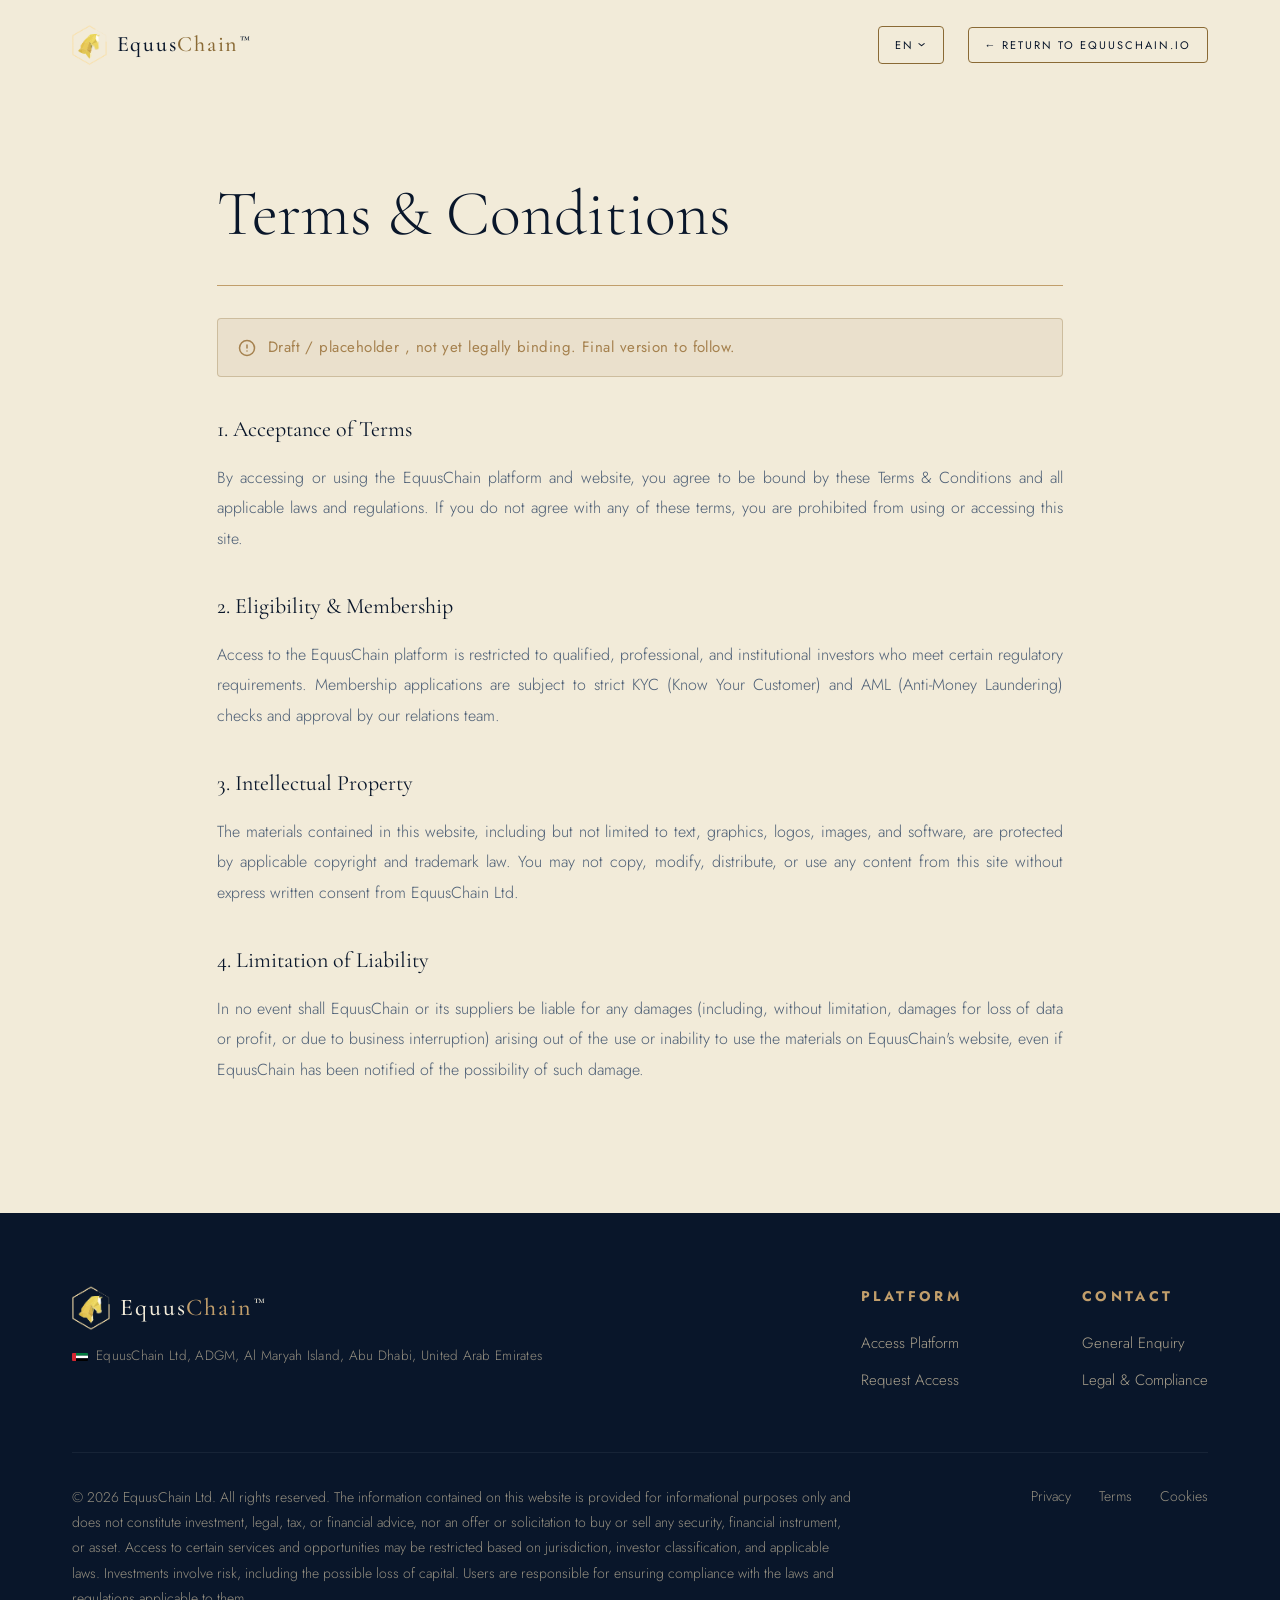
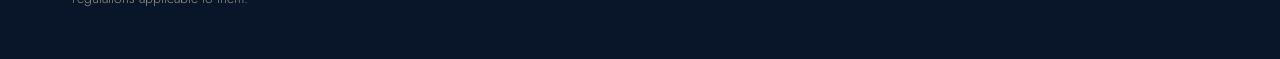
<file: terms.html>
<!DOCTYPE html>
<html lang="en">

<head>
    <meta charset="UTF-8">
    <meta name="viewport" content="width=device-width, initial-scale=1.0">

    <!-- SEO Optimization -->
    <title data-tr="terms-title">Terms & Conditions | EquusChain</title>
    <meta name="description" content="EquusChain terms and conditions. Security, discretion, and compliance.">
    <meta name="author" content="EquusChain Ltd.">
    <meta name="robots" content="noindex, nofollow">

    <!-- Favicon Links -->
    <link rel="icon" type="image/png" href="./logo_equuschain_fond_bleu.png">

    <!-- Typography -->
    <link rel="preconnect" href="https://fonts.googleapis.com">
    <link href="https://fonts.googleapis.com/css2?family=Cormorant+Garamond:ital,wght@0,300;0,400;0,500;1,300;1,400;1,500&family=Cormorant+SC:wght@300;400;500&family=Jost:wght@200;300;400&display=swap" rel="stylesheet">

    <link rel="stylesheet" href="./style.css">
    <script src="./script.js?v=3" defer></script>
</head>

<body style="background-color: var(--p);">
    <!-- Reading Progress indicator -->
    <div id="prog"></div>

    <!-- Custom Emblamed Cursor -->
    <div class="custom-cursor" id="custom-cursor">
        <div class="cursor-dot">EQ</div>
        <div class="cursor-ring"></div>
    </div>

    <!-- NAVIGATION HEADER -->
    <header class="nav-container scrolled">
        <nav>
            <a class="logo-wrap" href="./index.html" aria-label="EquusChain Home">
                <img src="./logo_equuschain_fond_bleu.png" alt="EquusChain Logo" class="nav-logo logo-light">
                <img src="./logo_equuschain_fond_bleu.png" alt="EquusChain Logo" class="nav-logo logo-dark">
                <span class="logo-text">Equus<b>Chain</b><sup>™</sup></span>
            </a>

            <div class="nav-right">
                <!-- Premium Language Selector -->
                <div class="lang-selector">
                    <button class="lang-btn" id="langBtn" aria-expanded="false" aria-haspopup="listbox"
                        aria-label="Select Language">
                        <span class="lang-curr">EN</span>
                        <span class="lang-arrow">›</span>
                    </button>
                    <div class="lang-dropdown" id="langDropdown" role="listbox">
                        <div class="lang-option active" role="option" data-lang="en">English</div>
                        <div class="lang-option" role="option" data-lang="fr">Français</div>
                        <div class="lang-option" role="option" data-lang="it">Italiano</div>
                        <div class="lang-option" role="option" data-lang="es">Español</div>
                        <div class="lang-option" role="option" data-lang="de">Deutsch</div>
                        <div class="lang-option" role="option" data-lang="pt">Português</div>
                        <div class="lang-option" role="option" data-lang="ar">العربية (RTL)</div>
                        <div class="lang-option" role="option" data-lang="ru">Русский</div>
                        <div class="lang-option" role="option" data-lang="zh">中文</div>
                        <div class="lang-option" role="option" data-lang="hi">हिन्दी</div>
                        <div class="lang-option" role="option" data-lang="ja">日本語</div>
                    </div>
                </div>

                <a href="./index.html" class="nav-entry" data-tr="login-back">← Return to EquusChain.io</a>
            </div>
        </nav>
    </header>

    <!-- CONTENT WRAPPER -->
    <main style="padding: 160px max(24px, 6%) 80px; max-width: 1000px; margin: 0 auto; min-height: calc(100vh - 450px);">
        <h1 data-tr="terms-title" style="font-family: 'Cormorant Garamond', serif; font-size: clamp(36px, 6vw, 64px); font-weight: 300; color: var(--eq-blue); text-align: left; margin-bottom: 32px; border-bottom: 1.5px solid var(--g3); padding-bottom: 16px;">Terms & Conditions</h1>
        
        <!-- Draft notice banner -->
        <div style="font-family: 'Jost', sans-serif; font-size: 15px; color: #a5814e; background-color: rgba(138, 106, 53, 0.08); border: 1px solid rgba(138, 106, 53, 0.3); padding: 16px 20px; border-radius: 4px; margin-bottom: 32px; display: flex; align-items: center; gap: 12px; font-weight: 400; letter-spacing: 0.03em;">
            <svg width="18" height="18" viewBox="0 0 24 24" fill="none" stroke="currentColor" stroke-width="2" stroke-linecap="round" stroke-linejoin="round" style="flex-shrink: 0; color: var(--g2);"><circle cx="12" cy="12" r="10"></circle><line x1="12" y1="8" x2="12" y2="12"></line><line x1="12" y1="16" x2="12.01" y2="16"></line></svg>
            <span data-tr="legal-draft-notice">Draft / placeholder, not yet legally binding. Final version to follow.</span>
        </div>
        
        <div style="font-family: 'Jost', sans-serif; font-size: 16px; color: var(--d); line-height: 1.9; font-weight: 300; text-align: justify; margin-bottom: 48px;">
            <h3 style="font-family: 'Cormorant Garamond', serif; font-size: 22px; color: var(--eq-blue); font-weight: 400; margin: 32px 0 12px; text-transform: none; letter-spacing: normal;">1. Acceptance of Terms</h3>
            <p>By accessing or using the EquusChain platform and website, you agree to be bound by these Terms & Conditions and all applicable laws and regulations. If you do not agree with any of these terms, you are prohibited from using or accessing this site.</p>

            <h3 style="font-family: 'Cormorant Garamond', serif; font-size: 22px; color: var(--eq-blue); font-weight: 400; margin: 32px 0 12px; text-transform: none; letter-spacing: normal;">2. Eligibility & Membership</h3>
            <p>Access to the EquusChain platform is restricted to qualified, professional, and institutional investors who meet certain regulatory requirements. Membership applications are subject to strict KYC (Know Your Customer) and AML (Anti-Money Laundering) checks and approval by our relations team.</p>

            <h3 style="font-family: 'Cormorant Garamond', serif; font-size: 22px; color: var(--eq-blue); font-weight: 400; margin: 32px 0 12px; text-transform: none; letter-spacing: normal;">3. Intellectual Property</h3>
            <p>The materials contained in this website, including but not limited to text, graphics, logos, images, and software, are protected by applicable copyright and trademark law. You may not copy, modify, distribute, or use any content from this site without express written consent from EquusChain Ltd.</p>

            <h3 style="font-family: 'Cormorant Garamond', serif; font-size: 22px; color: var(--eq-blue); font-weight: 400; margin: 32px 0 12px; text-transform: none; letter-spacing: normal;">4. Limitation of Liability</h3>
            <p>In no event shall EquusChain or its suppliers be liable for any damages (including, without limitation, damages for loss of data or profit, or due to business interruption) arising out of the use or inability to use the materials on EquusChain's website, even if EquusChain has been notified of the possibility of such damage.</p>
        </div>
    </main>

    <!-- FOOTER -->
    <footer>
        <div class="ft-top">
            <div class="ft-brand-container">
                <a class="ft-logo-wrap" href="./index.html" aria-label="EquusChain Home"
                    style="display: flex; align-items: center; gap: 10px; text-decoration: none;">
                    <img src="./logo_equuschain_fond_bleu.png" alt="EquusChain Logo" class="ft-logo">
                    <span class="logo-text" style="color: var(--p); font-size: 24px;">Equus<b
                            style="color: var(--g3);">Chain</b><sup>™</sup></span>
                </a>
                <div class="ft-address">
                    <svg xmlns="http://www.w3.org/2000/svg" viewBox="0 0 600 300" width="16" height="8"
                        style="display: inline-block; vertical-align: middle; flex-shrink: 0; border-radius: 1px;">
                        <rect width="150" height="300" fill="#d22630" />
                        <rect x="150" width="450" height="100" fill="#007a3d" />
                        <rect x="150" y="100" width="450" height="100" fill="#fff" />
                        <rect x="150" y="200" width="450" height="100" fill="#000" />
                    </svg>
                    <span>EquusChain Ltd, ADGM, Al Maryah Island, Abu Dhabi, United Arab Emirates</span>
                </div>
            </div>
            <div class="ft-cols">
                <div class="ft-col">
                    <h5 data-tr="ft-col1-title">Platform</h5>
                    <ul>
                        <li><a href="private/login.html" data-tr="login-btn">Access Platform</a></li>
                        <li><a href="./index.html#contact" data-tr="nav-contact">Request Access</a></li>
                    </ul>
                </div>
                <div class="ft-col">
                    <h5 data-tr="ft-col2-title">Contact</h5>
                    <ul>
                        <li><a href="./index.html#contact" data-tr="opt-interest-8">General Enquiry</a></li>
                        <li><a href="mailto:compliance@equuschain.io" data-tr="ft-col2-item3">Legal &amp; Compliance</a>
                        </li>
                    </ul>
                </div>
            </div>
        </div>
        <div class="ft-bot">
            <div class="ft-legal" data-tr="ft-disclaimer">
                © 2026 EquusChain Ltd. All rights reserved. The information contained on this website is provided for
                informational purposes only and does not constitute investment, legal, tax, or financial advice, nor an
                offer or solicitation to buy or sell any security, financial instrument, or asset. Access to certain
                services and opportunities may be restricted based on jurisdiction, investor classification, and
                applicable laws. Investments involve risk, including the possible loss of capital. Users are responsible
                for ensuring compliance with the laws and regulations applicable to them.
            </div>
            <div class="ft-lnks">
                <a href="./privacy.html" class="modal-trigger" data-tr="ft-privacy">Privacy</a>
                <a href="./terms.html" class="modal-trigger" data-tr="ft-terms">Terms</a>
                <a href="./cookies.html" class="modal-trigger" data-tr="ft-cookies">Cookies</a>
            </div>
        </div>
    </footer>
</body>

</html>
</file>
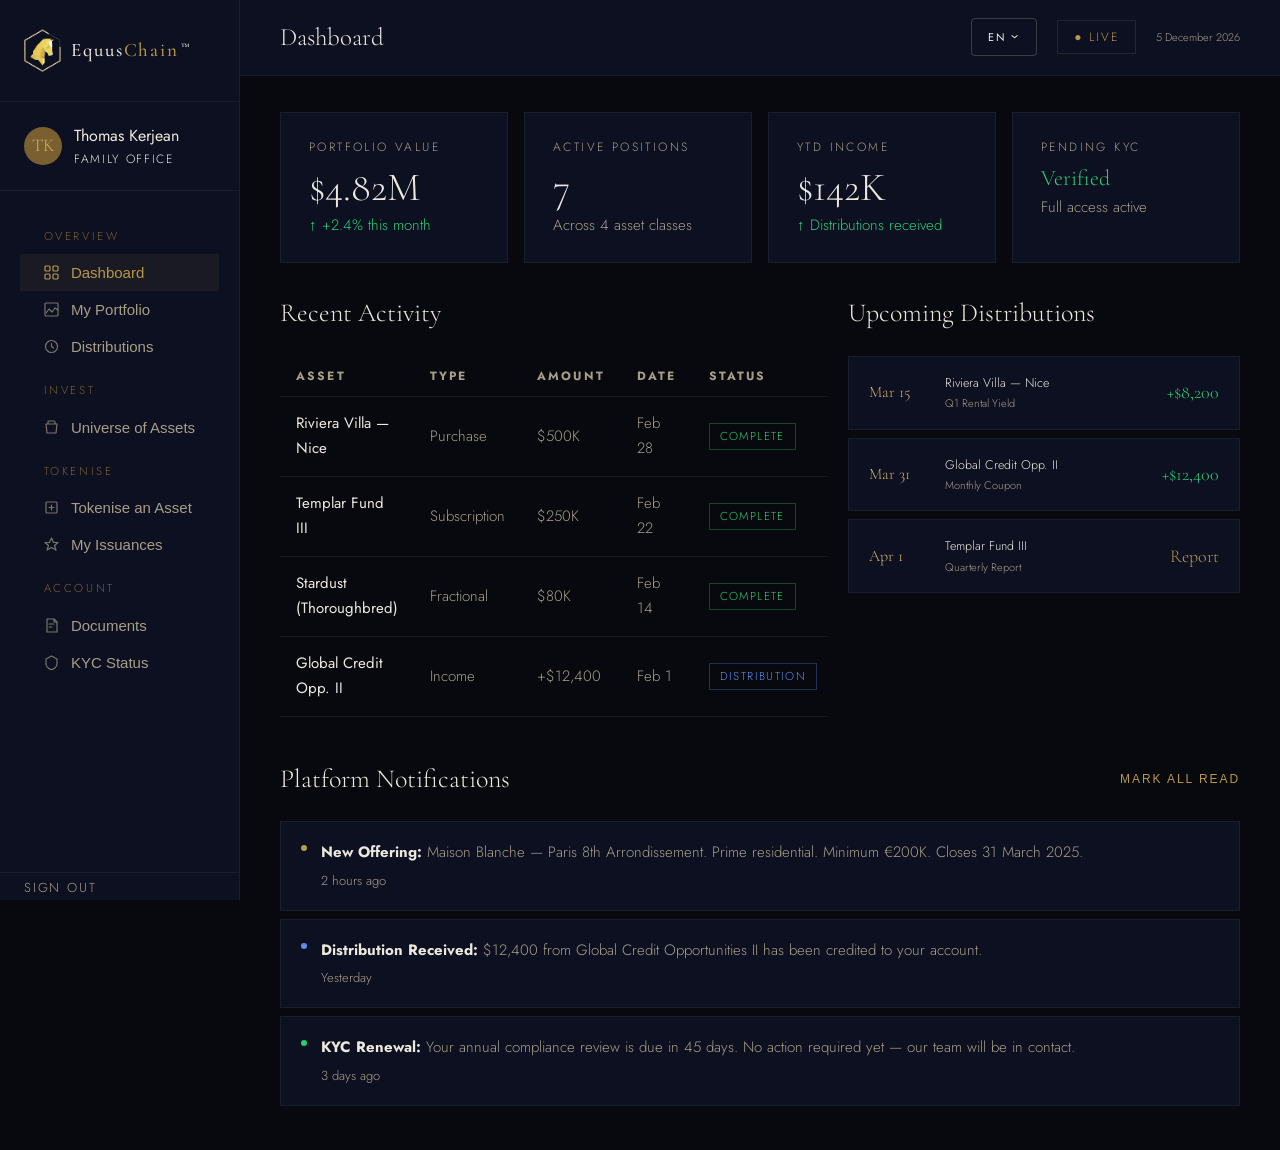
<file: private/dashboard.html>
<!DOCTYPE html>
<html lang="en">

<head>
    <meta charset="UTF-8">
    <meta name="viewport" content="width=device-width, initial-scale=1.0">
    <title>EquusChain — Member Platform</title>
    <link rel="preconnect" href="https://fonts.googleapis.com">
    <link href="https://fonts.googleapis.com/css2?
family=Cormorant+Garamond:ital,wght@0,300;0,400;0,500;1,300;1,400&family=Jost:wght@200;3
00;400;500&display=swap" rel="stylesheet">
    <link rel="stylesheet" href="../style.css">
    <link rel="icon" type="image/png" href="../logo_equuschain_fond_bleu.png">
    <script src="private_tr_1.js" defer></script>
    <script src="private_tr_2.js" defer></script>
    <script src="../script.js" defer></script>

</head>

<body>
    <!-- Custom Emblamed Cursor -->
    <div class="custom-cursor" id="custom-cursor">
        <div class="cursor-dot">EQ</div>
        <div class="cursor-ring"></div>
    </div>

    <!-- APP -->
    <div id="app" style="display: block;">
        <div class="app-shell">
            <!-- Sidebar backdrop for mobile -->
            <div class="sidebar-backdrop" onclick="toggleSidebar()"></div>

            <!-- SIDEBAR -->
            <aside class="sidebar">
                <div class="sb-logo">
                    <img src="../logo_equuschain_fond_bleu.png" alt="EquusChain Logo" style="height:45px;width:auto">
                    <span class="sb-logo-word">Equus<b>Chain</b><sup>™</sup></span>
                    <button class="sb-close-btn" onclick="toggleSidebar()">&times;</button>
                </div>
                <div class="sb-user">
                    <div class="sb-avatar" id="sb-initials">TK</div>
                    <div>
                        <div class="sb-user-name" id="sb-name">Thomas Kerjean</div>
                        <div class="sb-user-tier" data-tr="tier-family-office">Family Office</div>
                    </div>
                </div>
                <nav class="sb-nav">
                    <div class="sb-section" data-tr="sb-section-overview">Overview</div>
                    <button class="sb-link active" onclick="showPanel('dashboard')">
                        <svg viewBox="0 0 15 15" fill="none">
                            <rect x="1" y="1" width="5" height="5" rx="1" stroke="currentColor" stroke-width="1.2" />
                            <rect x="9" y="1" width="5" height="5" rx="1" stroke="currentColor" stroke-width="1.2" />
                            <rect x="1" y="9" width="5" height="5" rx="1" stroke="currentColor" stroke-width="1.2" />
                            <rect x="9" y="9" width="5" height="5" rx="1" stroke="currentColor" stroke-width="1.2" />
                        </svg>
                        <span data-tr="sb-dashboard">Dashboard</span>
                    </button>
                    <button class="sb-link" onclick="showPanel('portfolio')">
                        <svg viewBox="0 0 15 15" fill="none">
                            <path d="M2 11L5 7l3 3 3-4 3 2" stroke="currentColor" stroke-width="1.2"
                                stroke-linecap="round" stroke-linejoin="round" />
                            <rect x="1" y="1" width="13" height="13" rx="1" stroke="currentColor" stroke-width="1.2" />
                        </svg>
                        <span data-tr="sb-portfolio">My Portfolio</span>
                    </button>
                    <button class="sb-link" onclick="showPanel('distributions')">
                        <svg viewBox="0 0 15 15" fill="none">
                            <circle cx="7.5" cy="7.5" r="6" stroke="currentColor" stroke-width="1.2" />
                            <path d="M7.5 4.5v3l2 1.5" stroke="currentColor" stroke-width="1.2"
                                stroke-linecap="round" />
                        </svg>
                        <span data-tr="sb-distributions">Distributions</span>
                    </button>
                    <div class="sb-section" data-tr="sb-section-invest">Invest</div>
                    <button class="sb-link" onclick="showPanel('marketplace')">
                        <svg viewBox="0 0 15 15" fill="none">
                            <path d="M2 4h11M4 4V2a1 1 0 011-1h5a1 1 0 011 
1v2M2 4l1 9h9l1-9" stroke="currentColor" stroke-width="1.2" stroke-linecap="round" stroke-linejoin="round" />
                        </svg>
                        <span data-tr="sb-universe">Universe of Assets</span>
                    </button>

                    <div class="sb-section" data-tr="sb-section-tokenise">Tokenise</div>
                    <button class="sb-link" onclick="showPanel('tokenise')">
                        <svg viewBox="0 0 15 15" fill="none">
                            <rect x="2" y="2" width="11" height="11" rx="1" stroke="currentColor" stroke-width="1.2" />
                            <path d="M5 7.5h5M7.5 5v5" stroke="currentColor" stroke-width="1.2"
                                stroke-linecap="round" />
                        </svg>
                        <span data-tr="sb-tokenise-asset">Tokenise an Asset</span>
                    </button>
                    <button class="sb-link" onclick="showPanel('my-tokens')">
                        <svg viewBox="0 0 15 15" fill="none">
                            <path d="M7.5 1L9.5 5.5H14L10.5 8.5L12 13L7.5 
10.5L3 13L4.5 8.5L1 5.5H5.5L7.5 1Z" stroke="currentColor" stroke-width="1.2" stroke-linejoin="round" />
                        </svg>
                        <span data-tr="sb-my-issuances">My Issuances</span>
                    </button>
                    <div class="sb-section" data-tr="sb-section-account">Account</div>
                    <button class="sb-link" onclick="showPanel('documents')">
                        <svg viewBox="0 0 15 15" fill="none">
                            <path d="M3 1h7l3 3v10H3V1z" stroke="currentColor" stroke-width="1.2"
                                stroke-linejoin="round" />
                            <path d="M10 1v3h3M5 
6h5M5 9h3" stroke="currentColor" stroke-width="1.2" stroke-linecap="round" />
                        </svg>
                        <span data-tr="sb-documents">Documents</span>
                    </button>
                    <button class="sb-link" onclick="showPanel('kyc')">
                        <svg viewBox="0 0 15 15" fill="none">
                            <path d="M7.5 1L13 4v5c0 3.5-4 5.5-5.5 5.5S2 12.5 
2 9V4L7.5 1Z" stroke="currentColor" stroke-width="1.2" stroke-linejoin="round" />
                        </svg>
                        <span data-tr="sb-kyc">KYC Status</span>
                    </button>
                </nav>
                <div class="sb-footer">
                    <span class="sb-logout" onclick="logout()" data-tr="sb-signout">Sign Out</span>
                </div>
            </aside>
            <!-- MAIN -->
            <main class="main">
                <div class="topbar">
                    <!-- Hamburger Menu Button for mobile -->
                    <button class="topbar-menu-btn" onclick="toggleSidebar()" aria-label="Toggle Sidebar">
                        <span></span>
                        <span></span>
                        <span></span>
                    </button>
                    <div class="topbar-title" id="topbar-title" data-tr="panel-dashboard">Dashboard</div>
                    <div class="topbar-right">
                        <!-- Premium Language Selector -->
                        <div class="lang-selector">
                            <button class="lang-btn" id="langBtn" aria-expanded="false" aria-haspopup="listbox"
                                aria-label="Select Language"
                                style="border-color: rgba(242, 235, 217, 0.2); color: #F2EBD9;">
                                <span class="lang-curr">EN</span>
                                <span class="lang-arrow">›</span>
                            </button>
                            <div class="lang-dropdown" id="langDropdown" role="listbox">
                                <div class="lang-option active" role="option" data-lang="en">English</div>
                                <div class="lang-option" role="option" data-lang="fr">Français</div>
                                <div class="lang-option" role="option" data-lang="it">Italiano</div>
                                <div class="lang-option" role="option" data-lang="es">Español</div>
                                <div class="lang-option" role="option" data-lang="de">Deutsch</div>
                                <div class="lang-option" role="option" data-lang="pt">Português</div>
                                <div class="lang-option" role="option" data-lang="ar">العربية (RTL)</div>
                                <div class="lang-option" role="option" data-lang="ru">Русский</div>
                                <div class="lang-option" role="option" data-lang="zh">中文</div>
                                <div class="lang-option" role="option" data-lang="hi">हिन्दी</div>
                                <div class="lang-option" role="option" data-lang="ja">日本語</div>
                            </div>
                        </div>
                        <div class="tb-pill" data-tr="topbar-live">● Live</div>
                        <div style="font-size:11px;color:var(--cream-d)" id="topbar-date"></div>
                    </div>
                </div>
                <div class="content">
                    <!-- DASHBOARD -->
                    <div class="panel active" id="panel-dashboard">
                        <div class="stats-row">
                            <div class="stat-card">
                                <div class="sc-label" data-tr="db-portfolio-value">Portfolio Value</div>
                                <div class="sc-val">$4.82M</div>
                                <div class="sc-sub sc-up" data-tr="db-portfolio-value-sub">↑ +2.4% this month</div>
                            </div>
                            <div class="stat-card">
                                <div class="sc-label" data-tr="db-active-positions">Active Positions</div>
                                <div class="sc-val">7</div>
                                <div class="sc-sub" data-tr="db-active-positions-sub">Across 4 asset classes</div>
                            </div>
                            <div class="stat-card">
                                <div class="sc-label" data-tr="db-ytd-income">YTD Income</div>
                                <div class="sc-val">$142K</div>
                                <div class="sc-sub sc-up" data-tr="db-ytd-income-sub">↑ Distributions received</div>
                            </div>
                            <div class="stat-card">
                                <div class="sc-label" data-tr="db-pending-kyc">Pending KYC</div>
                                <div class="sc-val" style="font-size:22px;color:var(--green)" data-tr="status-verified">
                                    Verified</div>
                                <div class="sc-sub" data-tr="db-full-access">Full access active</div>
                            </div>
                        </div>
                        <div class="two-col" style="margin-bottom:20px">
                            <div>
                                <div class="sec-head">
                                    <div class="sec-title" data-tr="db-recent-activity">Recent Activity</div>
                                </div>
                                <div class="tbl-wrapper">
                                    <table class="tbl">
                                        <thead>
                                            <tr>
                                                <th data-tr="tbl-header-asset">Asset</th>
                                                <th data-tr="tbl-header-type">Type</th>
                                                <th data-tr="tbl-header-amount">Amount</th>
                                                <th data-tr="tbl-header-date">Date</th>
                                                <th data-tr="tbl-header-status">Status</th>
                                            </tr>
                                        </thead>
                                        <tbody>
                                            <tr>
                                                <td class="name" data-tr="db-asset-riviera">Riviera Villa — Nice</td>
                                                <td data-tr="db-act-purchase">Purchase</td>
                                                <td>$500K</td>
                                                <td data-tr="db-date-feb28">Feb 28</td>
                                                <td><span class="badge badge-g"
                                                        data-tr="status-complete">Complete</span>
                                                </td>
                                            </tr>
                                            <tr>
                                                <td class="name" data-tr="db-asset-templar">Templar Fund III</td>
                                                <td data-tr="db-act-subscription">Subscription</td>
                                                <td>$250K</td>
                                                <td data-tr="db-date-feb22">Feb 22</td>
                                                <td><span class="badge badge-g"
                                                        data-tr="status-complete">Complete</span>
                                                </td>
                                            </tr>
                                            <tr>
                                                <td class="name" data-tr="db-asset-stardust">Stardust (Thoroughbred)
                                                </td>
                                                <td data-tr="db-act-fractional">Fractional</td>
                                                <td>$80K</td>
                                                <td data-tr="db-date-feb14">Feb 14</td>
                                                <td><span class="badge badge-g"
                                                        data-tr="status-complete">Complete</span>
                                                </td>
                                            </tr>
                                            <tr>
                                                <td class="name" data-tr="db-asset-credit-ii">Global Credit Opp. II</td>
                                                <td data-tr="db-act-income">Income</td>
                                                <td>+$12,400</td>
                                                <td data-tr="db-date-feb01">Feb 1</td>
                                                <td><span class="badge badge-b"
                                                        data-tr="status-distribution">Distribution</span></td>
                                            </tr>
                                        </tbody>
                                    </table>
                                </div>
                            </div>
                            <div>
                                <div class="sec-head">
                                    <div class="sec-title" data-tr="db-upcoming-dist">Upcoming Distributions</div>
                                </div>
                                <div class="dist-list">
                                    <div class="dist-item">
                                        <div class="di-left">
                                            <div class="di-date" data-tr="db-date-mar15">Mar 15</div>
                                            <div>
                                                <div class="di-name" data-tr="db-asset-riviera">Riviera Villa — Nice
                                                </div>
                                                <div class="di-sub" data-tr="db-q1-rental-yield">Q1 Rental Yield</div>
                                            </div>
                                        </div>
                                        <div class="di-amt">+$8,200</div>
                                    </div>
                                    <div class="dist-item">
                                        <div class="di-left">
                                            <div class="di-date" data-tr="db-date-mar31">Mar 31</div>
                                            <div>
                                                <div class="di-name" data-tr="db-asset-credit-ii">Global Credit Opp. II
                                                </div>
                                                <div class="di-sub" data-tr="db-monthly-coupon">Monthly Coupon</div>
                                            </div>
                                        </div>
                                        <div class="di-amt">+$12,400</div>
                                    </div>
                                    <div class="dist-item">
                                        <div class="di-left">
                                            <div class="di-date" data-tr="db-date-apr01">Apr 1</div>
                                            <div>
                                                <div class="di-name" data-tr="db-asset-templar">Templar Fund III</div>
                                                <div class="di-sub" data-tr="db-quarterly-report">Quarterly Report</div>
                                            </div>
                                        </div>
                                        <div class="di-amt" style="color:var(--gold)" data-tr="db-report">Report</div>
                                    </div>
                                </div>
                            </div>
                        </div>
                        <div class="sec-head">
                            <div class="sec-title" data-tr="db-notifications">Platform Notifications</div>
                            <button class="sec-action" data-tr="db-mark-all-read">Mark all read</button>
                        </div>
                        <div class="notif">
                            <div class="notif-dot"></div>
                            <div>
                                <div class="notif-text" data-tr="notif-1-text"><strong>New Offering:</strong> Maison
                                    Blanche — Paris 8th Arrondissement. Prime residential. Minimum €200K. Closes 31
                                    March 2025.</div>
                                <div class="notif-time" data-tr="time-2h-ago">2 hours ago</div>
                            </div>
                        </div>
                        <div class="notif">
                            <div class="notif-dot" style="background:var(--blue)"></div>
                            <div>
                                <div class="notif-text" data-tr="notif-2-text"><strong>Distribution Received:</strong>
                                    $12,400 from Global Credit Opportunities II has been credited to your account.</div>
                                <div class="notif-time" data-tr="time-yesterday">Yesterday</div>
                            </div>
                        </div>
                        <div class="notif">
                            <div class="notif-dot" style="background:var(--green)"></div>
                            <div>
                                <div class="notif-text" data-tr="notif-3-text"><strong>KYC Renewal:</strong> Your annual
                                    compliance review is due in 45 days. No action required yet — our team will be in
                                    contact.</div>
                                <div class="notif-time" data-tr="time-3d-ago">3 days ago</div>
                            </div>
                        </div>
                    </div>
                    <!-- PORTFOLIO -->
                    <div class="panel" id="panel-portfolio">
                        <div class="stats-row">
                            <div class="stat-card">
                                <div class="sc-label" data-tr="port-total-aum">Total AUM</div>
                                <div class="sc-val">$4.82M</div>
                                <div class="sc-sub sc-up" data-tr="port-total-aum-sub">↑ +8.3% YTD</div>
                            </div>
                            <div class="stat-card">
                                <div class="sc-label" data-tr="port-real-estate">Real Estate</div>
                                <div class="sc-val">$2.1M</div>
                                <div class="sc-sub" data-tr="port-real-estate-sub">43% allocation</div>
                            </div>
                            <div class="stat-card">
                                <div class="sc-label" data-tr="port-private-credit">Private Credit</div>
                                <div class="sc-val">$1.4M</div>
                                <div class="sc-sub" data-tr="port-private-credit-sub">29% allocation</div>
                            </div>
                            <div class="stat-card">
                                <div class="sc-label" data-tr="port-other-assets">Other Assets</div>
                                <div class="sc-val">$1.32M</div>
                                <div class="sc-sub" data-tr="port-other-assets-sub">28% allocation</div>
                            </div>
                        </div>
                        <div class="port-chart">
                            <div class="port-chart-title" data-tr="port-perf-title">Portfolio Performance — 12 Months
                            </div>
                            <div class="chart-bars">
                                <div class="chart-bar" style="height:40%">
                                    <div class="tooltip" data-tr="port-chart-mar">Mar: $4.41M</div>
                                </div>
                                <div class="chart-bar" style="height:44%">
                                    <div class="tooltip" data-tr="port-chart-apr">Apr: $4.44M</div>
                                </div>
                                <div class="chart-bar" style="height:50%">
                                    <div class="tooltip" data-tr="port-chart-may">May: $4.47M</div>
                                </div>
                                <div class="chart-bar" style="height:46%">
                                    <div class="tooltip" data-tr="port-chart-jun">Jun: $4.45M</div>
                                </div>
                                <div class="chart-bar" style="height:55%">
                                    <div class="tooltip" data-tr="port-chart-jul">Jul: $4.51M</div>
                                </div>
                                <div class="chart-bar" style="height:60%">
                                    <div class="tooltip" data-tr="port-chart-aug">Aug: $4.54M</div>
                                </div>
                                <div class="chart-bar" style="height:58%">
                                    <div class="tooltip" data-tr="port-chart-sep">Sep: $4.52M</div>
                                </div>
                                <div class="chart-bar" style="height:65%">
                                    <div class="tooltip" data-tr="port-chart-oct">Oct: $4.58M</div>
                                </div>
                                <div class="chart-bar" style="height:62%">
                                    <div class="tooltip" data-tr="port-chart-nov">Nov: $4.56M</div>
                                </div>
                                <div class="chart-bar" style="height:70%">
                                    <div class="tooltip" data-tr="port-chart-dec">Dec: $4.63M</div>
                                </div>
                                <div class="chart-bar" style="height:75%">
                                    <div class="tooltip" data-tr="port-chart-jan">Jan: $4.72M</div>
                                </div>
                                <div class="chart-bar" style="height:82%;background:var(--gold)">
                                    <div class="tooltip" data-tr="port-chart-feb">Feb: $4.82M</div>
                                </div>
                            </div>
                            <div class="chart-labels">
                                <div class="chart-label" data-tr="chart-lbl-mar">M</div>
                                <div class="chart-label" data-tr="chart-lbl-apr">A</div>
                                <div class="chart-label" data-tr="chart-lbl-may">M</div>
                                <div class="chart-label" data-tr="chart-lbl-jun">J</div>
                                <div class="chart-label" data-tr="chart-lbl-jul">J</div>
                                <div class="chart-label" data-tr="chart-lbl-aug">A</div>
                                <div class="chart-label" data-tr="chart-lbl-sep">S</div>
                                <div class="chart-label" data-tr="chart-lbl-oct">O</div>
                                <div class="chart-label" data-tr="chart-lbl-nov">N</div>
                                <div class="chart-label" data-tr="chart-lbl-dec">D</div>
                                <div class="chart-label" data-tr="chart-lbl-jan">J</div>
                                <div class="chart-label" data-tr="chart-lbl-feb">F</div>
                            </div>
                        </div>
                        <div class="sec-head">
                            <div class="sec-title" data-tr="port-holdings">Holdings</div><button class="sec-action"
                                data-tr="port-export-pdf">Export PDF</button>
                        </div>
                        <div class="tbl-wrapper">
                            <table class="tbl">
                                <thead>
                                    <tr>
                                        <th data-tr="tbl-header-asset">Asset</th>
                                        <th data-tr="tbl-header-class">Class</th>
                                        <th data-tr="tbl-header-invested">Invested</th>
                                        <th data-tr="tbl-header-current-value">Current Value</th>
                                        <th data-tr="tbl-header-return">Return</th>
                                        <th data-tr="tbl-header-yield-pa">Yield p.a.</th>
                                        <th data-tr="tbl-header-status">Status</th>
                                    </tr>
                                </thead>
                                <tbody>
                                    <tr>
                                        <td class="name" data-tr="db-asset-riviera">Riviera Villa — Nice</td>
                                        <td data-tr="filter-real-estate">Real Estate</td>
                                        <td>$500K</td>
                                        <td>$512K</td>
                                        <td class="pos">+2.4%</td>
                                        <td>6.8%</td>
                                        <td><span class="badge badge-g" data-tr="status-active">Active</span></td>
                                    </tr>
                                    <tr>
                                        <td class="name" data-tr="port-asset-biarritz">Maison de Biarritz</td>
                                        <td data-tr="filter-real-estate">Real Estate</td>
                                        <td>$700K</td>
                                        <td>$742K</td>
                                        <td class="pos">+6.0%</td>
                                        <td>5.2%</td>
                                        <td><span class="badge badge-g" data-tr="status-active">Active</span></td>
                                    </tr>
                                    <tr>
                                        <td class="name" data-tr="db-asset-credit-ii">Global Credit Opp. II</td>
                                        <td data-tr="filter-private-credit">Private Credit</td>
                                        <td>$600K</td>
                                        <td>$628K</td>
                                        <td class="pos">+4.7%</td>
                                        <td>9.1%</td>
                                        <td><span class="badge badge-g" data-tr="status-active">Active</span></td>
                                    </tr>
                                    <tr>
                                        <td class="name" data-tr="db-asset-templar">Templar Fund III</td>
                                        <td data-tr="filter-private-equity">Private Equity</td>
                                        <td>$250K</td>
                                        <td>$244K</td>
                                        <td class="neg">-2.4%</td>
                                        <td>—</td>
                                        <td><span class="badge badge-y" data-tr="status-invested">Invested</span></td>
                                    </tr>
                                    <tr>
                                        <td class="name" data-tr="db-asset-stardust">Stardust (Thoroughbred)</td>
                                        <td data-tr="filter-bloodstock">Equestrian</td>
                                        <td>$80K</td>
                                        <td>$85K</td>
                                        <td class="pos">+6.3%</td>
                                        <td>—</td>
                                        <td><span class="badge badge-g" data-tr="status-racing">Racing</span></td>
                                    </tr>
                                    <tr>
                                        <td class="name" data-tr="port-asset-nordic-timber">Nordic Timber Fund</td>
                                        <td data-tr="port-class-real-assets">Real Assets</td>
                                        <td>$400K</td>
                                        <td>$404K</td>
                                        <td class="pos">+1.0%</td>
                                        <td>4.1%</td>
                                        <td><span class="badge badge-g" data-tr="status-active">Active</span></td>
                                    </tr>
                                    <tr>
                                        <td class="name" data-tr="port-asset-silver-crest">Silver Crest — Zurich</td>
                                        <td data-tr="filter-real-estate">Real Estate</td>
                                        <td>$900K</td>
                                        <td>$907K</td>
                                        <td class="pos">+0.8%</td>
                                        <td>3.9%</td>
                                        <td><span class="badge badge-b" data-tr="status-pending">Pending</span></td>
                                    </tr>
                                </tbody>
                            </table>
                        </div>
                    </div>
                    <!-- MARKETPLACE -->
                    <div class="panel" id="panel-marketplace">
                        <div style="display:flex;gap:12px;margin-bottom:28px;flex-wrap:wrap">
                            <button class="ac-action active" data-filter="all" data-tr="filter-all">All</button>
                            <button class="ac-action" data-filter="Real Estate" data-tr="filter-real-estate">Real
                                Estate</button>
                            <button class="ac-action" data-filter="Private Equity"
                                data-tr="filter-private-equity">Private Equity</button>
                            <button class="ac-action" data-filter="Private Credit"
                                data-tr="filter-private-credit">Private Credit</button>
                            <button class="ac-action" data-filter="Infrastructure"
                                data-tr="filter-infrastructure">Infrastructure</button>
                            <button class="ac-action" data-filter="Energy & Natural Resources"
                                data-tr="filter-energy">Energy & Natural Resources</button>
                            <button class="ac-action" data-filter="Bloodstock"
                                data-tr="filter-bloodstock">Bloodstock</button>
                            <button class="ac-action" data-filter="Agriculture & Farmland"
                                data-tr="filter-agriculture">Agriculture & Farmland</button>
                            <button class="ac-action" data-filter="Timberland & Forestry"
                                data-tr="filter-timberland">Timberland & Forestry</button>
                            <button class="ac-action" data-filter="Fine Art" data-tr="filter-fine-art">Fine Art</button>
                            <button class="ac-action" data-filter="Collectibles"
                                data-tr="filter-collectibles">Collectibles</button>
                            <button class="ac-action" data-filter="Conservation Assets"
                                data-tr="filter-conservation">Conservation Assets</button>
                            <button class="ac-action" data-filter="Luxury Assets" data-tr="filter-luxury">Luxury
                                Assets</button>
                            <button class="ac-action" data-filter="Aviation" data-tr="filter-aviation">Aviation</button>
                            <button class="ac-action" data-filter="Maritime & Yachting"
                                data-tr="filter-maritime">Maritime & Yachting</button>
                            <button class="ac-action" data-filter="Sports Assets" data-tr="filter-sports">Sports
                                Assets</button>
                            <button class="ac-action" data-filter="Entertainment & Media Assets"
                                data-tr="filter-entertainment">Entertainment & Media Assets</button>
                            <button class="ac-action" data-filter="Intellectual Property"
                                data-tr="filter-ip">Intellectual Property</button>
                            <button class="ac-action" data-filter="Digital Assets" data-tr="filter-digital">Digital
                                Assets</button>
                            <button class="ac-action" data-filter="Funds" data-tr="filter-funds">Funds</button>
                            <button class="ac-action" data-filter="Structured Opportunities"
                                data-tr="filter-structured">Structured Opportunities</button>
                            <button class="ac-action" data-filter="Special Situations" data-tr="filter-special">Special
                                Situations</button>
                        </div>
                        <div class="card-grid">
                            <div class="asset-card" data-category="Real Estate" onclick="openModal('real-estate-1')">
                                <div class="ac-img"
                                    style="background:linear-gradient(135deg,#1a2a1a,#0d1020);font-size:40px">
                                    🏛 <div class="ac-img-overlay">
                                    </div>
                                </div>
                                <div class="ac-body">
                                    <div class="ac-cat" data-tr="ac-cat-real-estate-paris">Real Estate · Paris</div>
                                    <div class="ac-name" data-tr="ac-name-maison-blanche">Maison Blanche — 8th Arr.
                                    </div>
                                    <div class="ac-sub" data-tr="ac-desc-maison-blanche">Prime Haussmann residential
                                        building. 6 floors, 12 units. Full renovation 2022. Fully let.</div>
                                    <div class="ac-footer">
                                        <div>
                                            <div class="ac-yield" data-tr="ac-yield-maison-blanche">5.8% p.a. yield
                                            </div>
                                            <div class="ac-min" data-tr="ac-min-maison-blanche">Min €200,000</div>
                                        </div>
                                        <button class="ac-action" data-tr="btn-view">View</button>
                                    </div>
                                </div>
                            </div>
                            <div class="asset-card" data-category="Private Credit" onclick="openModal('credit-1')">
                                <div class="ac-img"
                                    style="background:linear-gradient(135deg,#1a1a2a,#0d1020);font-size:40px">
                                    📊 <div class="ac-img-overlay">
                                    </div>
                                </div>
                                <div class="ac-body">
                                    <div class="ac-cat" data-tr="ac-cat-private-credit">Private Credit · Senior Secured
                                    </div>
                                    <div class="ac-name" data-tr="ac-name-global-credit">Global Credit Opp. III</div>
                                    <div class="ac-sub" data-tr="ac-desc-global-credit">Senior secured corporate credit
                                        portfolio. European issuers. Quarterly distributions. 18-month term.</div>
                                    <div class="ac-footer">
                                        <div>
                                            <div class="ac-yield" data-tr="ac-yield-global-credit">9.2% p.a. target
                                            </div>
                                            <div class="ac-min" data-tr="ac-min-global-credit">Min $100,000</div>
                                        </div>
                                        <button class="ac-action" data-tr="btn-view">View</button>
                                    </div>
                                </div>
                            </div>
                            <div class="asset-card" data-category="Bloodstock" onclick="openModal('equestrian-1')">
                                <div class="ac-img"
                                    style="background:linear-gradient(135deg,#2a1a0a,#0d1020);font-size:40px">
                                    🐎 <div class="ac-img-overlay">
                                    </div>
                                </div>
                                <div class="ac-body">
                                    <div class="ac-cat" data-tr="ac-cat-equestrian">Equestrian · Thoroughbred</div>
                                    <div class="ac-name" data-tr="ac-name-midnight-sovereign">Midnight Sovereign</div>
                                    <div class="ac-sub" data-tr="ac-desc-midnight-sovereign">3-year-old colt. Trained at
                                        Newmarket. Grade 2 prospect. 40% fractional ownership available.</div>
                                    <div class="ac-footer">
                                        <div>
                                            <div class="ac-yield" data-tr="ac-yield-midnight-sovereign">Race earnings +
                                                value</div>
                                            <div class="ac-min" data-tr="ac-min-midnight-sovereign">Min £50,000</div>
                                        </div>
                                        <button class="ac-action" data-tr="btn-view">View</button>
                                    </div>
                                </div>
                            </div>
                            <div class="asset-card" data-category="Aviation" onclick="openModal('aviation-1')">
                                <div class="ac-img"
                                    style="background:linear-gradient(135deg,#0a1a2a,#0d1020);font-size:40px">
                                    ✈ <div class="ac-img-overlay"></div>
                                </div>
                                <div class="ac-body">
                                    <div class="ac-cat" data-tr="ac-cat-aviation">Aviation · Private Jet</div>
                                    <div class="ac-name" data-tr="ac-name-gulfstream-share">Gulfstream G700 — Share
                                    </div>
                                    <div class="ac-sub" data-tr="ac-desc-gulfstream-share">1/8 fractional share. 125
                                        hours p.a. EASA certified. Full charter management. European base.</div>
                                    <div class="ac-footer">
                                        <div>
                                            <div class="ac-yield" data-tr="ac-yield-gulfstream-share">Charter offset +
                                                usage</div>
                                            <div class="ac-min" data-tr="ac-min-gulfstream-share">Min $800,000</div>
                                        </div>
                                        <button class="ac-action" data-tr="btn-view">View</button>
                                    </div>
                                </div>
                            </div>
                            <div class="asset-card" data-category="Private Equity,Funds" onclick="openModal('fund-1')">
                                <div class="ac-img"
                                    style="background:linear-gradient(135deg,#1a2a0a,#0d1020);font-size:40px">
                                    📈 <div class="ac-img-overlay">
                                    </div>
                                </div>
                                <div class="ac-body">
                                    <div class="ac-cat" data-tr="ac-cat-pe-fund">Private Equity · Fund</div>
                                    <div class="ac-name" data-tr="ac-name-templar-growth">Templar European Growth IV
                                    </div>
                                    <div class="ac-sub" data-tr="ac-desc-templar-growth">Lower mid-market European PE.
                                        €450M target. Final close June 2025. GP commitment 3%.</div>
                                    <div class="ac-footer">
                                        <div>
                                            <div class="ac-yield" data-tr="ac-yield-templar-growth">Target 18% net IRR
                                            </div>
                                            <div class="ac-min" data-tr="ac-min-templar-growth">Min €500,000</div>
                                        </div>
                                        <button class="ac-action" data-tr="btn-view">View</button>
                                    </div>
                                </div>
                            </div>
                            <div class="asset-card" data-category="Maritime & Yachting" onclick="openModal('yacht-1')">
                                <div class="ac-img"
                                    style="background:linear-gradient(135deg,#0a1a1a,#0d1020);font-size:40px">
                                    ⛵ <div class="ac-img-overlay"></div>
                                </div>
                                <div class="ac-body">
                                    <div class="ac-cat" data-tr="ac-cat-maritime">Maritime · Superyacht</div>
                                    <div class="ac-name" data-tr="ac-name-aquila-yacht">Aquila — 55m Motor Yacht</div>
                                    <div class="ac-sub" data-tr="ac-desc-aquila-yacht">Available for fractional
                                        ownership or charter investment. Mediterranean & Caribbean programme. €4.2M
                                        charter revenue 2023.</div>
                                    <div class="ac-footer">
                                        <div>
                                            <div class="ac-yield" data-tr="ac-yield-aquila-yacht">Charter yield
                                                programme</div>
                                            <div class="ac-min" data-tr="ac-min-aquila-yacht">Min €1,000,000</div>
                                        </div>
                                        <button class="ac-action" data-tr="btn-view">View</button>
                                    </div>
                                </div>
                            </div>
                            <div id="no-assets-msg"
                                style="display:none;grid-column:1/-1;text-align:center;padding:48px;color:var(--cream-d);font-style:italic;"
                                data-tr="marketplace-no-assets">No assets currently listed in this category.</div>
                        </div>
                    </div>

                    <!-- TOKENISE -->
                    <div class="panel" id="panel-tokenise">
                        <div
                            style="margin-bottom:32px;padding:24px 28px;background:var(--ink-mid);border:1px solid var(--line)">
                            <div style="font-family:'Cormorant Garamond',serif;font-size:20px;color:var(--cream);margin-bottom:10px"
                                data-tr="tok-title">Tokenise Your Asset</div>
                            <div style="font-size:14px;color:var(--cream-d);line-height:1.9;" data-tr="tok-lead">
                                EquusChain, together with its approved partners, manages the complete asset tokenisation
                                process, including preliminary assessment, structuring, legal documentation, regulatory
                                coordination, asset onboarding, token issuance, investor documentation, and distribution
                                through the EquusChain ecosystem. Submission of an asset does not constitute acceptance,
                                approval, listing, fundraising authorisation, or token issuance. All submissions are
                                subject to independent review, due diligence, legal analysis, regulatory assessment, and
                                platform approval. To begin the review process, please complete the asset submission
                                form below. A member of our structuring team will contact you should additional
                                information be required.</div>
                        </div>
                        <div class="wizard">
                            <div class="wiz-steps">
                                <div class="wiz-step active" id="ws1">
                                    <div class="ws-num" data-tr="wiz-step1-num">Step 01</div>
                                    <div class="ws-name" data-tr="wiz-step1-title">Asset Information</div>
                                </div>
                                <div class="wiz-step" id="ws2">
                                    <div class="ws-num" data-tr="wiz-step2-num">Step 02</div>
                                    <div class="ws-name" data-tr="wiz-step2-title">Structure & Terms</div>
                                </div>
                                <div class="wiz-step" id="ws3">
                                    <div class="ws-num" data-tr="wiz-step3-num">Step 03</div>
                                    <div class="ws-name" data-tr="wiz-step3-title">Documentation</div>
                                </div>
                                <div class="wiz-step" id="ws4">
                                    <div class="ws-num" data-tr="wiz-step4-num">Step 04</div>
                                    <div class="ws-name" data-tr="wiz-step4-title">Review & Submit</div>
                                </div>
                            </div>
                            <div id="wiz-panel-1">
                                <div class="form-grid">
                                    <div class="form-field"><label class="f-label" data-tr="lbl-asset-category">Asset
                                            Category</label>
                                        <select class="f-select">
                                            <option data-tr="opt-cat-real-estate">Real Estate</option>
                                            <option data-tr="opt-cat-pe-fund">Private Equity / Fund</option>
                                            <option data-tr="opt-cat-private-credit">Private Credit</option>
                                            <option data-tr="opt-cat-equestrian">Equestrian</option>
                                            <option data-tr="opt-cat-aviation">Aviation</option>
                                            <option data-tr="opt-cat-maritime">Maritime / Yacht</option>
                                            <option data-tr="opt-cat-fine-art">Fine Art</option>
                                            <option data-tr="opt-cat-classic-car">Classic Automobile</option>
                                            <option data-tr="opt-cat-commodities">Precious Metals / Commodities</option>
                                            <option data-tr="opt-cat-other">Other Real-World Asset</option>
                                        </select>
                                    </div>
                                    <div class="form-field"><label class="f-label" data-tr="lbl-asset-name">Asset Name /
                                            Title</label><input class="f-input" type="text"
                                            placeholder="e.g. Château de Villiers, Burgundy" data-tr="ph-asset-name">
                                    </div>
                                    <div class="form-field"><label class="f-label"
                                            data-tr="lbl-asset-jurisdiction">Jurisdiction of Asset</label><input
                                            class="f-input" type="text" placeholder="Country / State"
                                            data-tr="ph-asset-jurisdiction">
                                    </div>
                                    <div class="form-field"><label class="f-label" data-tr="lbl-asset-value">Estimated
                                            Asset Value</label><input class="f-input" type="text"
                                            placeholder="USD / EUR / GBP" data-tr="ph-asset-value">
                                    </div>
                                </div>
                                <div class="form-grid full">
                                    <div class="form-field"><label class="f-label" data-tr="lbl-asset-desc">Asset
                                            Description</label>
                                        <textarea class="f-textarea" placeholder="Describe the asset: location, condition, key 
features, any existing income, legal ownership structure..." data-tr="ph-asset-desc"></textarea>
                                        <div class="f-hint" data-tr="f-hint-desc">The more
                                            detail you provide, the
                                            faster our structuring team
                                            can
                                            assess feasibility and
                                            suitability for the
                                            platform.</div>
                                    </div>
                                </div>
                                <div class="wiz-actions">
                                    <button class="btn-wiz btn-wiz-p" onclick="wizNext()"
                                        data-tr="btn-continue-structure">Continue to
                                        Structure →</button>
                                </div>
                            </div>
                            <div id="wiz-panel-2" style="display:none">
                                <div class="form-grid">
                                    <div class="form-field"><label class="f-label" data-tr="lbl-offering-type">Offering
                                            Type</label>
                                        <select class="f-select">
                                            <option data-tr="opt-off-equity">Equity / Fractional
                                                Ownership</option>
                                            <option data-tr="opt-off-debt">Debt / Credit
                                                Instrument</option>
                                            <option data-tr="opt-off-revshare">Revenue Share
                                            </option>
                                            <option data-tr="opt-off-fund">Fund Unit</option>
                                            <option data-tr="opt-off-usage">Usage / Lease Rights
                                            </option>
                                        </select>
                                    </div>
                                    <div class="form-field"><label class="f-label" data-tr="lbl-target-raise">Target
                                            Raise</label><input class="f-input" type="text"
                                            placeholder="e.g. $2,000,000" data-tr="ph-target-raise">
                                    </div>
                                    <div class="form-field"><label class="f-label" data-tr="lbl-min-ticket">Minimum
                                            Ticket Size</label><input class="f-input" type="text"
                                            placeholder="e.g. $50,000" data-tr="ph-min-ticket">
                                    </div>
                                    <div class="form-field"><label class="f-label" data-tr="lbl-token-supply">Proposed
                                            Token Supply</label><input class="f-input" type="text"
                                            placeholder="e.g. 2,000 tokens @ $1,000 each" data-tr="ph-token-supply">
                                    </div>
                                    <div class="form-field"><label class="f-label" data-tr="lbl-target-yield">Target
                                            Distribution /
                                            Yield</label><input class="f-input" type="text"
                                            placeholder="e.g. 6% p.a. quarterly" data-tr="ph-target-yield">
                                    </div>
                                    <div class="form-field"><label class="f-label"
                                            data-tr="lbl-investment-term">Investment
                                            Term</label><input class="f-input" type="text"
                                            placeholder="e.g. 5 years / Open-ended" data-tr="ph-investment-term">
                                    </div>
                                </div>
                                <div class="form-grid full">
                                    <div class="form-field"><label class="f-label" data-tr="lbl-use-proceeds">Use of
                                            Proceeds</label>
                                        <textarea class="f-textarea" placeholder="How will investor capital be deployed? 
Include any refinancing, development, or operational use..." data-tr="ph-use-proceeds"></textarea>
                                    </div>
                                </div>
                                <div class="wiz-actions">
                                    <button class="btn-wiz btn-wiz-p" onclick="wizStep(3)"
                                        data-tr="btn-continue-docs">Continue to
                                        Documents →</button>
                                    <button class="btn-wiz btn-wiz-s" onclick="wizStep(1)" data-tr="btn-back">←
                                        Back</button>
                                </div>
                            </div>
                            <div id="wiz-panel-3" style="display:none">
                                <div style="margin-bottom:24px;font-size:12.5px;color:var(--cream-d);line-height:1.9"
                                    data-tr="tok-doc-intro">
                                    Please upload any available
                                    documentation. All documents are
                                    treated with the utmost
                                    confidentiality and are reviewed
                                    solely by our authorised structuring
                                    and compliance team.
                                    Required documents vary by asset
                                    type — our team will advise if
                                    additional materials are needed.
                                </div>
                                <div class="doc-list" style="margin-bottom:20px">
                                    <div class="doc-item">
                                        <div>
                                            <div class="doc-name" data-tr="doc-item1-name">Proof
                                                of Ownership / Title</div>
                                            <div style="font-size:11px;color:var(--cream-d)" data-tr="doc-item1-sub">
                                                Deed, land registry,
                                                share certificate,
                                                or
                                                equivalent</div>
                                        </div><span class="doc-status" style="color:var(--cream-d)"
                                            data-tr="doc-status-required">Required
                                        </span>
                                    </div>
                                    <div class="doc-item">
                                        <div>
                                            <div class="doc-name" data-tr="doc-item2-name">
                                                Valuation /
                                                Appraisal Report</div>
                                            <div style="font-size:11px;color:var(--cream-d)" data-tr="doc-item2-sub">
                                                Independent
                                                valuation within
                                                12 months</div>
                                        </div><span class="doc-status" style="color:var(--cream-d)"
                                            data-tr="doc-status-required">Required</span>
                                    </div>
                                    <div class="doc-item">
                                        <div>
                                            <div class="doc-name" data-tr="doc-item3-name">
                                                Financial
                                                Statements
                                            </div>
                                            <div style="font-size:11px;color:var(--cream-d)" data-tr="doc-item3-sub">
                                                Audited
                                                accounts or
                                                income
                                                history
                                                (last 2
                                                years)</div>
                                        </div><span class="doc-status" style="color:var(--cream-d)"
                                            data-tr="doc-status-applicable">If
                                            applicable</span>
                                    </div>
                                    <div class="doc-item">
                                        <div>
                                            <div class="doc-name" data-tr="doc-item4-name">
                                                Legal
                                                Structure
                                                /
                                                Corporate
                                                Docs
                                            </div>
                                            <div style="font-size:11px;color:var(--cream-d)" data-tr="doc-item4-sub">
                                                Articles
                                                of
                                                association,
                                                shareholder
                                                register,
                                                SPV docs
                                            </div>
                                        </div><span class="doc-status" style="color:var(--cream-d)"
                                            data-tr="doc-status-applicable">If
                                            applicable</span>
                                    </div>
                                    <div class="doc-item">
                                        <div>
                                            <div class="doc-name" data-tr="doc-item5-name">
                                                Information
                                                Memorandum
                                                (draft)
                                            </div>
                                            <div style="font-size:11px;color:var(--cream-d)" data-tr="doc-item5-sub">
                                                Any
                                                existing
                                                IM,
                                                pitch
                                                deck, or
                                                investment
                                                summary
                                            </div>
                                        </div><span class="doc-status" style="color:var(--cream-d)"
                                            data-tr="doc-status-available">If
                                            available</span>
                                    </div>
                                </div>
                                <div class="doc-zone" onclick="this.style.borderColor='var(--gold)'">
                                    <div class="doc-zone-icon">
                                        📎 </div>
                                    <div data-tr="doc-drag-drop">Drag & drop
                                        files here, or
                                        click to upload
                                    </div>
                                    <div style="font-size:11px;margin-top:6px" data-tr="doc-drag-drop-sub">
                                        PDF, DOCX, XLSX
                                        accepted · Max
                                        50MB
                                        per file</div>
                                </div>
                                <div class="wiz-actions">
                                    <button class="btn-wiz btn-wiz-p" onclick="wizStep(4)"
                                        data-tr="btn-review-submit">Review
                                        & Submit
                                        →</button>
                                    <button class="btn-wiz btn-wiz-s" onclick="wizStep(2)" data-tr="btn-back">←
                                        Back</button>
                                </div>
                            </div>
                            <div id="wiz-panel-4" style="display:none">
                                <div
                                    style="padding:36px;background:var(--ink-mid);border:1px solid var(--line);margin-bottom:24px;text-align:center">
                                    <div style="font-family:'Cormorant Garamond',serif;font-size:28px;color:var(--cream);margin-bottom:12px"
                                        data-tr="tok-ready-submit">Ready to Submit</div>
                                    <div style="font-size:13px;color:var(--cream-d);max-width:480px;margin:0 auto;line-height:2"
                                        data-tr="tok-ready-submit-sub">
                                        Once submitted,
                                        your asset
                                        application will
                                        be reviewed by
                                        our structuring
                                        and
                                        compliance team.
                                        We will contact
                                        you within 48
                                        hours with an
                                        initial
                                        feasibility
                                        assessment and
                                        next steps.
                                    </div>
                                </div>
                                <div class="doc-list" style="margin-bottom:28px">
                                    <div class="detail-row">
                                        <span class="dr-label" data-tr="lbl-summary-category">Asset
                                            Category</span><span class="dr-val" data-tr="filter-real-estate">Real
                                            Estate</span>
                                    </div>
                                    <div class="detail-row">
                                        <span class="dr-label" data-tr="lbl-summary-offering">Offering
                                            Type</span><span class="dr-val" data-tr="opt-off-equity">Equity
                                            / Fractional
                                            Ownership</span>
                                    </div>
                                    <div class="detail-row">
                                        <span class="dr-label" data-tr="lbl-summary-docs">Documents
                                            Uploaded</span><span class="dr-val" data-tr="lbl-summary-docs-val">0
                                            files
                                            (please
                                            upload
                                            before
                                            submitting)</span>
                                    </div>
                                    <div class="detail-row">
                                        <span class="dr-label" data-tr="lbl-summary-submitting">Submitting
                                            As</span><span class="dr-val" id="submit-name"
                                            data-tr="lbl-summary-submitting-val">Thomas
                                            Kerjean —
                                            Family
                                            Office</span>
                                    </div>
                                </div>
                                <div style="padding:20px 24px;border-left:2px solid var(--gold-lo);font-size:11.5px;color:var(--cream-d);line-height:1.9;margin-bottom:24px"
                                    data-tr="tok-disclaimer">
                                    By submitting this
                                    application, you
                                    confirm that all
                                    information provided
                                    is accurate and
                                    complete, and that
                                    you are authorised
                                    to represent the
                                    listed asset.
                                    EquusChain's review
                                    does not
                                    constitute a
                                    commitment to list
                                    or distribute the
                                    asset. All offerings
                                    are subject to
                                    regulatory
                                    approval and
                                    compliance review.
                                </div>
                                <div class="wiz-actions">
                                    <button class="btn-wiz btn-wiz-p" onclick="submitTokenisation()"
                                        data-tr="btn-submit-app">Submit
                                        Application</button>
                                    <button class="btn-wiz btn-wiz-s" onclick="wizStep(3)" data-tr="btn-back">←
                                        Back</button>
                                </div>
                            </div>
                        </div>
                    </div>
                    <!-- MY ISSUANCES -->
                    <div class="panel" id="panel-my-tokens">
                        <div style="margin-bottom:20px;padding:24px 
28px;background:rgba(184,151,74,0.05);border:1px solid var(--line)">
                            <div style="font-size:12.5px;color:var(--cream-d)">
                                You have <strong style="color:var(--
cream)">1 active tokenisation</strong> on the platform and <strong style="color:var(--cream)">1
                                    application under
                                    review</strong>.
                            </div>
                        </div>
                        <div class="tbl-wrapper">
                            <table class="tbl">
                                <thead>
                                    <tr>
                                        <th>Asset</th>
                                        <th>Type</th>
                                        <th data-tr="tbl-header-total-value">Total Value</th>
                                        <th data-tr="tbl-header-raised">Raised</th>
                                        <th data-tr="tbl-header-investors">Investors</th>
                                        <th data-tr="tbl-header-status">Status</th>
                                        <th></th>
                                    </tr>
                                </thead>
                                <tbody>
                                    <tr>
                                        <td class="name" data-tr="port-asset-nordic-timber-portfolio">
                                            Nordic Timber
                                            Portfolio</td>
                                        <td data-tr="port-class-real-assets">Real Assets</td>
                                        <td>$2.0M</td>
                                        <td>$1.6M (80%)</td>
                                        <td>14</td>
                                        <td><span class="badge badge-g" data-tr="status-live">Live</span>
                                        </td>
                                        <td><button class="ac-action" style="padding:6px 14px;font-size:9.5px"
                                                data-tr="btn-manage">Manage</button>
                                        </td>
                                    </tr>
                                    <tr>
                                        <td class="name" data-tr="iss-asset-chateau">
                                            Château de
                                            Villiers</td>
                                        <td data-tr="filter-real-estate">Real Estate</td>
                                        <td>€3.5M</td>
                                        <td>—</td>
                                        <td>—</td>
                                        <td><span class="badge badge-y" data-tr="status-under-review">Under
                                                Review</span>
                                        </td>
                                        <td><button class="ac-action" style="padding:6px 14px;font-size:9.5px"
                                                data-tr="btn-view">View</button>
                                        </td>
                                    </tr>
                                </tbody>
                            </table>
                        </div>
                    </div>
                    <!-- DISTRIBUTIONS -->
                    <div class="panel" id="panel-distributions">
                        <div class="stats-row">
                            <div class="stat-card">
                                <div class="sc-label" data-tr="dist-total-received">
                                    Total Received (YTD)
                                </div>
                                <div class="sc-val">
                                    $142K</div>
                                <div class="sc-sub sc-up" data-tr="dist-total-received-sub">
                                    ↑ +18% vs prior year
                                </div>
                            </div>
                            <div class="stat-card">
                                <div class="sc-label" data-tr="dist-next-distribution">
                                    Next Distribution
                                </div>
                                <div class="sc-val" data-tr="db-date-mar15">Mar
                                    15</div>
                                <div class="sc-sub" data-tr="dist-next-distribution-sub">
                                    $8,200 expected
                                </div>
                            </div>
                            <div class="stat-card">
                                <div class="sc-label" data-tr="dist-avg-yield">
                                    Avg. Yield</div>
                                <div class="sc-val">6.4%
                                </div>
                                <div class="sc-sub" data-tr="dist-avg-yield-sub">
                                    Across income
                                    positions</div>
                            </div>
                            <div class="stat-card">
                                <div class="sc-label" data-tr="dist-distributing-assets">
                                    Distributing Assets
                                </div>
                                <div class="sc-val">4
                                </div>
                                <div class="sc-sub" data-tr="dist-distributing-assets-sub">
                                    Of 7
                                    holdings</div>
                            </div>
                        </div>
                        <div class="sec-head" style="margin-top:8px">
                            <div class="sec-title" data-tr="dist-history">
                                Distribution History</div><button class="sec-action" data-tr="dist-export-csv">Export
                                CSV</button>
                        </div>
                        <div class="tbl-wrapper">
                            <table class="tbl">
                                <thead>
                                    <tr>
                                        <th data-tr="tbl-header-date">Date</th>
                                        <th data-tr="tbl-header-asset">Asset</th>
                                        <th data-tr="tbl-header-type">Type</th>
                                        <th data-tr="tbl-header-gross">Gross Amount
                                        </th>
                                        <th data-tr="tbl-header-withheld">Withheld
                                        </th>
                                        <th data-tr="tbl-header-net">Net Received
                                        </th>
                                    </tr>
                                </thead>
                                <tbody>
                                    <tr>
                                        <td data-tr="db-date-feb01">Feb 1</td>
                                        <td class="name" data-tr="db-asset-credit-ii">
                                            Global
                                            Credit Opp.
                                            II</td>
                                        <td data-tr="dist-type-coupon">Coupon</td>
                                        <td>$12,400</td>
                                        <td>—</td>
                                        <td class="pos">
                                            $12,400</td>
                                    </tr>
                                    <tr>
                                        <td data-tr="dist-date-jan15">Jan 15</td>
                                        <td class="name" data-tr="db-asset-riviera">
                                            Riviera
                                            Villa — Nice
                                        </td>
                                        <td data-tr="dist-type-rental">Rental Yield
                                        </td>
                                        <td>$8,200</td>
                                        <td>—</td>
                                        <td class="pos">
                                            $8,200</td>
                                    </tr>
                                    <tr>
                                        <td data-tr="dist-date-jan01">Jan 1</td>
                                        <td class="name" data-tr="db-asset-credit-ii">
                                            Global
                                            Credit Opp.
                                            II</td>
                                        <td data-tr="dist-type-coupon">Coupon</td>
                                        <td>$12,400</td>
                                        <td>—</td>
                                        <td class="pos">
                                            $12,400</td>
                                    </tr>
                                    <tr>
                                        <td data-tr="dist-date-dec31">Dec 31</td>
                                        <td class="name" data-tr="port-asset-nordic-timber">
                                            Nordic
                                            Timber Fund
                                        </td>
                                        <td data-tr="dist-type-quarterly">Quarterly</td>
                                        <td>$4,100</td>
                                        <td>—</td>
                                        <td class="pos">
                                            $4,100</td>
                                    </tr>
                                    <tr>
                                        <td data-tr="dist-date-dec15">Dec 15</td>
                                        <td class="name" data-tr="port-asset-biarritz">
                                            Maison de
                                            Biarritz
                                        </td>
                                        <td data-tr="dist-type-rental">Rental Yield
                                        </td>
                                        <td>$9,100</td>
                                        <td>—</td>
                                        <td class="pos">
                                            $9,100</td>
                                    </tr>
                                    <tr>
                                        <td data-tr="dist-date-dec01">Dec 1</td>
                                        <td class="name" data-tr="db-asset-credit-ii">
                                            Global
                                            Credit Opp.
                                            II</td>
                                        <td data-tr="dist-type-coupon">Coupon</td>
                                        <td>$12,400</td>
                                        <td>—</td>
                                        <td class="pos">
                                            $12,400</td>
                                    </tr>
                                </tbody>
                            </table>
                        </div>
                    </div>
                    <!-- DOCUMENTS -->
                    <div class="panel" id="panel-documents">
                        <div class="sec-head" style="margin-bottom:20px">
                            <div class="sec-title" data-tr="doc-repository">
                                Document
                                Repository</div>
                            <button class="sec-action" data-tr="doc-upload">Upload
                                Document</button>
                        </div>
                        <div class="tbl-wrapper">
                            <table class="tbl">
                                <thead>
                                    <tr>
                                        <th data-tr="tbl-header-document">Document
                                        </th>
                                        <th data-tr="tbl-header-asset">Asset</th>
                                        <th data-tr="tbl-header-type">Type</th>
                                        <th data-tr="tbl-header-date">Date</th>
                                        <th data-tr="tbl-header-action">Action</th>
                                    </tr>
                                </thead>
                                <tbody>
                                    <tr>
                                        <td class="name" data-tr="doc-name-sub-agreement">
                                            Subscription
                                            Agreement
                                        </td>
                                        <td data-tr="db-asset-riviera">Riviera
                                            Villa — Nice
                                        </td>
                                        <td><span class="badge badge-b" data-tr="badge-subscription">Subscription</span>
                                        </td>
                                        <td data-tr="db-date-feb28">Feb 28</td>
                                        <td><button class="ac-action" style="padding:5px 12px;font-size:9.5px"
                                                data-tr="btn-download">Download</button>
                                        </td>
                                    </tr>
                                    <tr>
                                        <td class="name" data-tr="doc-name-info-memo">
                                            Information
                                            Memorandum
                                        </td>
                                        <td data-tr="db-asset-templar">Templar Fund
                                            III</td>
                                        <td><span class="badge badge-y" data-tr="badge-offering">Offering</span>
                                        </td>
                                        <td data-tr="db-date-feb22">Feb 22</td>
                                        <td><button class="ac-action" style="padding:5px 12px;font-size:9.5px"
                                                data-tr="btn-download">Download</button>
                                        </td>
                                    </tr>
                                    <tr>
                                        <td class="name" data-tr="doc-name-q4-report">
                                            Quarterly
                                            Report Q4
                                            2024</td>
                                        <td data-tr="db-asset-credit-ii">Global
                                            Credit Opp.
                                            II</td>
                                        <td><span class="badge badge-g" data-tr="badge-report">Report</span>
                                        </td>
                                        <td data-tr="dist-date-jan31">Jan 31</td>
                                        <td><button class="ac-action" style="padding:5px 12px;font-size:9.5px"
                                                data-tr="btn-download">Download</button>
                                        </td>
                                    </tr>
                                    <tr>
                                        <td class="name" data-tr="doc-name-owner-cert">
                                            Ownership
                                            Certificate
                                        </td>
                                        <td data-tr="db-asset-stardust">Stardust
                                            (Thoroughbred)
                                        </td>
                                        <td><span class="badge badge-g" data-tr="badge-certificate">Certificate</span>
                                        </td>
                                        <td data-tr="db-date-feb14">Feb 14</td>
                                        <td><button class="ac-action" style="padding:5px 12px;font-size:9.5px"
                                                data-tr="btn-download">Download</button>
                                        </td>
                                    </tr>
                                    <tr>
                                        <td class="name" data-tr="doc-name-annual-kyc">
                                            Annual KYC
                                            Review</td>
                                        <td data-tr="doc-asset-platform">Platform
                                        </td>
                                        <td><span class="badge badge-b" data-tr="badge-compliance">Compliance</span>
                                        </td>
                                        <td data-tr="doc-date-jan05">Jan 5</td>
                                        <td><button class="ac-action" style="padding:5px 12px;font-size:9.5px"
                                                data-tr="btn-view">View</button>
                                        </td>
                                    </tr>
                                    <tr>
                                        <td class="name" data-tr="doc-name-wire-conf">
                                            Wire
                                            Confirmation
                                        </td>
                                        <td data-tr="port-asset-nordic-timber">Nordic
                                            Timber Fund
                                        </td>
                                        <td><span class="badge badge-y" data-tr="badge-transaction">Transaction</span>
                                        </td>
                                        <td data-tr="doc-date-dec12">Dec 12</td>
                                        <td><button class="ac-action" style="padding:5px 12px;font-size:9.5px"
                                                data-tr="btn-download">Download</button>
                                        </td>
                                    </tr>
                                </tbody>
                            </table>
                        </div>
                    </div>
                    <!-- KYC -->
                    <div class="panel" id="panel-kyc">
                        <div style="">
                            <div
                                style="padding:32px;background:rgba(46,204,113,0.06);border:1px solid rgba(46,204,113,0.2);margin-bottom:24px;display:flex;gap:20px;align-items:center">
                                <div style="font-size:32px">
                                    ✓</div>
                                <div>
                                    <div style="font-family:'Cormorant Garamond',serif;font-size:20px;color:var(--cream)"
                                        data-tr="kyc-ver-complete">Verification Complete</div>
                                    <div style="font-size:12.5px;color:var(--cream-d);margin-top:4px"
                                        data-tr="kyc-ver-complete-sub">
                                        Full
                                        platform
                                        access
                                        active.
                                        Enhanced due
                                        diligence on
                                        file.</div>
                                </div>
                            </div>
                            <div class="tbl-wrapper" style="margin-bottom:24px">
                                <table class="tbl">
                                    <thead>
                                        <tr>
                                            <th data-tr="tbl-header-check">Check
                                            </th>
                                            <th data-tr="tbl-header-status">Status
                                            </th>
                                            <th data-tr="tbl-header-date">Date
                                            </th>
                                            <th data-tr="tbl-header-next-review">Next
                                                Review
                                            </th>
                                        </tr>
                                    </thead>
                                    <tbody>
                                        <tr>
                                            <td class="name" data-tr="kyc-check-identity">
                                                Identity
                                                Verification
                                            </td>
                                            <td><span class="badge badge-g" data-tr="status-verified">Verified</span>
                                            </td>
                                            <td data-tr="kyc-date-jan05-2025">Jan 5,
                                                2025
                                            </td>
                                            <td data-tr="kyc-date-jan05-2026">Jan 5,
                                                2026
                                            </td>
                                        </tr>
                                        <tr>
                                            <td class="name" data-tr="kyc-check-address">
                                                Address
                                                Verification
                                            </td>
                                            <td><span class="badge badge-g" data-tr="status-verified">Verified</span>
                                            </td>
                                            <td data-tr="kyc-date-jan05-2025">Jan 5,
                                                2025
                                            </td>
                                            <td data-tr="kyc-date-jan05-2026">Jan 5,
                                                2026
                                            </td>
                                        </tr>
                                        <tr>
                                            <td class="name" data-tr="kyc-check-wealth">
                                                Source
                                                of
                                                Wealth
                                            </td>
                                            <td><span class="badge badge-g" data-tr="status-approved">Approved</span>
                                            </td>
                                            <td data-tr="kyc-date-jan05-2025">Jan 5,
                                                2025
                                            </td>
                                            <td data-tr="kyc-date-jan05-2026">Jan 5,
                                                2026
                                            </td>
                                        </tr>
                                        <tr>
                                            <td class="name" data-tr="kyc-check-pep">
                                                PEP /
                                                Sanctions
                                                Screen
                                            </td>
                                            <td><span class="badge badge-g" data-tr="status-clear">Clear</span>
                                            </td>
                                            <td data-tr="kyc-val-continuous">Continuous
                                            </td>
                                            <td data-tr="kyc-val-ongoing">Ongoing
                                            </td>
                                        </tr>
                                        <tr>
                                            <td class="name" data-tr="kyc-check-eligibility">
                                                Investor
                                                Eligibility
                                            </td>
                                            <td><span class="badge badge-g"
                                                    data-tr="status-professional">Professional</span>
                                            </td>
                                            <td data-tr="kyc-date-jan05-2025">Jan 5,
                                                2025
                                            </td>
                                            <td data-tr="kyc-date-jan05-2026">Jan 5,
                                                2026
                                            </td>
                                        </tr>
                                    </tbody>
                                </table>
                            </div>
                            <div style="padding:20px 24px;border-left:2px solid var(--gold-lo);font-size:14px;color:var(--cream-d);line-height:1.9"
                                data-tr="kyc-disclaimer">
                                All compliance
                                documentation is
                                held securely and
                                treated with strict
                                confidentiality in
                                accordance with our
                                Privacy Policy and
                                applicable data
                                protection
                                regulations. Annual
                                KYC
                                review notices are
                                sent 60 days in
                                advance.
                            </div>
                        </div>
                    </div>
                </div><!-- /content -->
            </main>
        </div>
    </div>
    <!-- ASSET MODAL -->
    <div class="modal-overlay" id="modal-overlay">
        <div class="modal">
            <button class="modal-close" onclick="closeModal()">×</button>
            <h2 id="modal-title">Asset Name</h2>
            <div class="modal-body" id="modal-body"></div>
            <div class="modal-actions">
                <button class="modal-invest" onclick="expressInterest()" data-tr="btn-express-interest">Express
                    Interest</button>
                <button class="modal-cancel" onclick="closeModal()" data-tr="btn-close">Close</button>
            </div>
        </div>
    </div>

    <!-- Back to Top Progress Circle Button -->
    <button id="backToTop" class="back-to-top" aria-label="Back to Top">
        <svg class="progress-circle" width="46" height="46" viewBox="0 0 46 46">
            <circle class="progress-bg" cx="23" cy="23" r="20"></circle>
            <circle class="progress-bar" cx="23" cy="23" r="20"></circle>
        </svg>
        <span class="arrow-up">↑</span>
    </button>
</body>

</html>
</file>
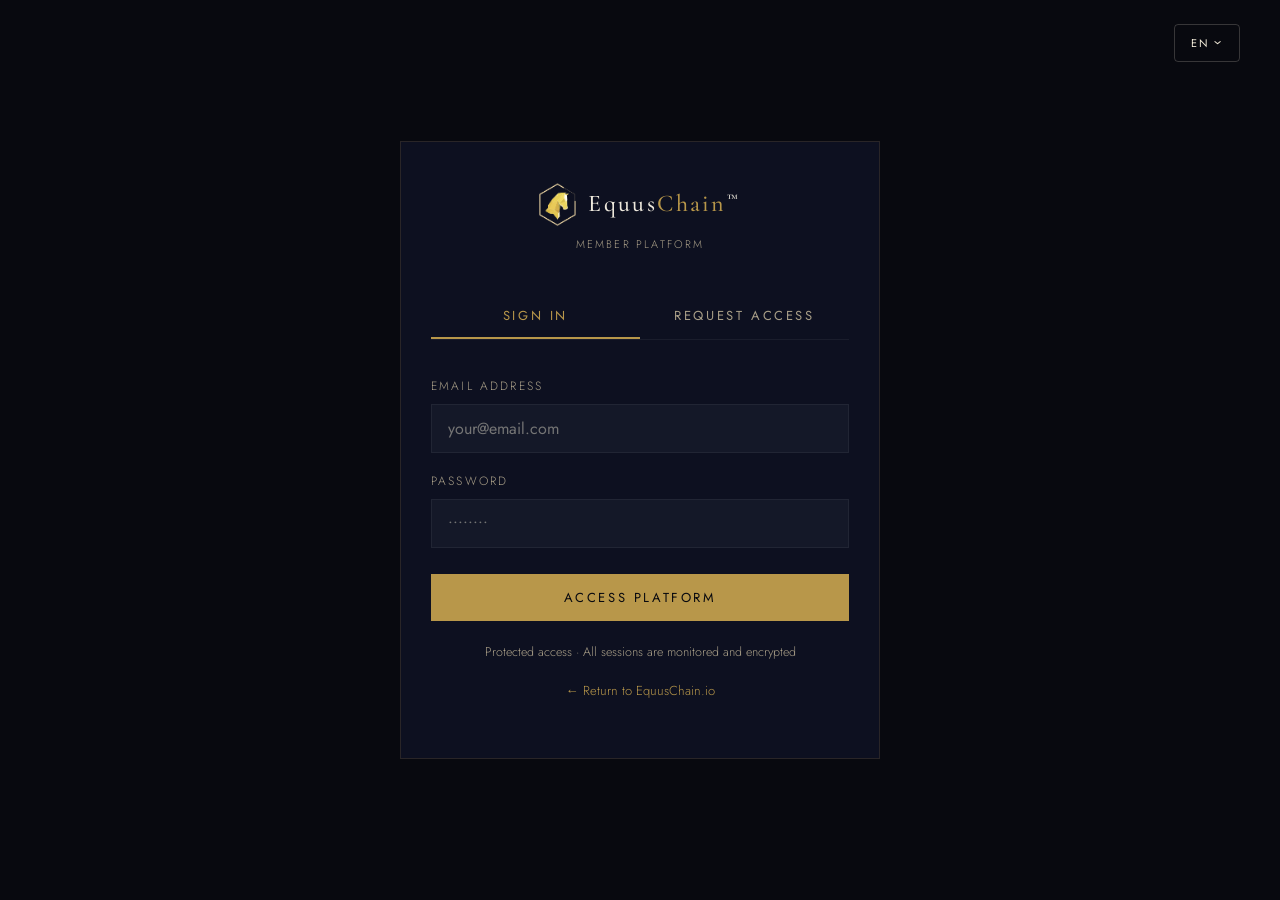
<file: private/login.html>
<!DOCTYPE html>
<html lang="en">

<head>
    <meta charset="UTF-8">
    <meta name="viewport" content="width=device-width, initial-scale=1.0">
    <title>EquusChain — Member Login</title>

    <!-- SEO Optimization -->
    <meta name="description"
        content="EquusChain member login platform. Protected access to institutional private markets and exceptional real-world assets.">

    <link rel="preconnect" href="https://fonts.googleapis.com">
    <link
        href="https://fonts.googleapis.com/css2?family=Cormorant+Garamond:ital,wght@0,300;0,400;0,500;1,300;1,400&family=Jost:wght@200;300;400;500&display=swap"
        rel="stylesheet">
    <link rel="stylesheet" href="../style.css">
    <link rel="icon" type="image/png" href="../logo_equuschain_fond_bleu.png">
    <script src="../script.js" defer></script>
</head>

<body style="background: var(--ink);">
    <!-- Custom Emblamed Cursor -->
    <div class="custom-cursor" id="custom-cursor">
        <div class="cursor-dot">EQ</div>
        <div class="cursor-ring"></div>
    </div>

    <!-- Premium Language Selector at Top Right -->
    <div style="position: absolute; top: 24px; right: 40px; z-index: 1001;">
        <div class="lang-selector">
            <button class="lang-btn" id="langBtn" aria-expanded="false" aria-haspopup="listbox"
                aria-label="Select Language" style="border-color: rgba(242, 235, 217, 0.2); color: #F2EBD9;">
                <span class="lang-curr">EN</span>
                <span class="lang-arrow">›</span>
            </button>
            <div class="lang-dropdown" id="langDropdown" role="listbox">
                <div class="lang-option active" role="option" data-lang="en">English</div>
                <div class="lang-option" role="option" data-lang="fr">Français</div>
                <div class="lang-option" role="option" data-lang="it">Italiano</div>
                <div class="lang-option" role="option" data-lang="es">Español</div>
                <div class="lang-option" role="option" data-lang="de">Deutsch</div>
                <div class="lang-option" role="option" data-lang="pt">Português</div>
                <div class="lang-option" role="option" data-lang="ar">العربية (RTL)</div>
                <div class="lang-option" role="option" data-lang="ru">Русский</div>
                <div class="lang-option" role="option" data-lang="zh">中文</div>
                <div class="lang-option" role="option" data-lang="hi">हिन्दी</div>
                <div class="lang-option" role="option" data-lang="ja">日本語</div>
            </div>
        </div>
    </div>

    <!-- Standalone Auth Gate -->
    <div id="auth-gate">
        <div class="auth-box">
            <div class="auth-logo">
                <div style="display:flex;align-items:center;justify-content:center;margin-bottom:8px;gap:12px">
                    <img src="../logo_equuschain_fond_bleu.png" alt="EquusChain Logo" style="height:45px;width:auto">
                    <span class="auth-logo-word">Equus<b>Chain</b><sup>™</sup></span>
                </div>
                <div style="font-size:11px;letter-spacing:0.2em;text-transform:uppercase;color:var(--cream-d)"
                    data-tr="login-platform">Member Platform</div>
            </div>

            <div class="auth-tabs">
                <button class="auth-tab active" onclick="switchTab('login')" data-tr="login-signin">Sign In</button>
                <button class="auth-tab" onclick="switchTab('register')" data-tr="login-reqaccess">Request
                    Access</button>
            </div>

            <div class="auth-panel active" id="tab-login">
                <div class="auth-field">
                    <label class="auth-label" data-tr="login-email">Email Address</label>
                    <input class="auth-input" type="email" placeholder="your@email.com" data-tr="login-email-ph">
                </div>
                <div class="auth-field">
                    <label class="auth-label" data-tr="login-password">Password</label>
                    <input class="auth-input" type="password" placeholder="••••••••" data-tr="login-password-ph">
                </div>
                <button class="auth-btn" onclick="enterPlatform()" data-tr="login-btn">Access Platform</button>
                <div class="auth-note" data-tr="login-note">Protected access · All sessions are monitored and encrypted
                </div>
            </div>

            <div class="auth-panel" id="tab-register">
                <div class="auth-field">
                    <label class="auth-label" data-tr="login-name">Full Legal Name</label>
                    <input class="auth-input" type="text" placeholder="As per passport" data-tr="login-name-ph">
                </div>
                <div class="auth-field">
                    <label class="auth-label" data-tr="login-email">Email Address</label>
                    <input class="auth-input" type="email" placeholder="your@email.com" data-tr="login-email-ph">
                </div>
                <div class="auth-field">
                    <label class="auth-label" data-tr="form-profile-label">Profile</label>
                    <select class="auth-select" id="auth-profile">
                        <option value="" data-tr="opt-select-profile">Select profile…</option>
                        <option value="Investor" data-tr="opt-profile-1">Investor</option>
                        <option value="Asset Owner" data-tr="opt-profile-2">Asset Owner</option>
                        <option value="Intermediary" data-tr="opt-profile-3">Intermediary</option>
                        <option value="Institution" data-tr="opt-profile-4">Institution</option>
                        <option value="Advisor" data-tr="opt-profile-5">Advisor</option>
                        <option value="Service Provider" data-tr="opt-profile-6">Service Provider</option>
                    </select>
                </div>
                <div class="auth-field">
                    <label class="auth-label" data-tr="login-jurisdiction">Jurisdiction of Residence</label>
                    <input class="auth-input" type="text" placeholder="Country" data-tr="login-jurisdiction-ph">
                </div>
                <button class="auth-btn" onclick="enterPlatform()" data-tr="login-submit-btn">Submit
                    Application</button>
                <div class="auth-note" data-tr="login-register-note">Access is subject to KYC/AML verification and
                    investor eligibility assessment. Our team will be in contact within 24–48 hours.</div>
            </div>

            <div class="auth-back"><a href="../index.html" data-tr="login-back">← Return to EquusChain.io</a></div>
        </div>
    </div>
</body>

</html>
</file>
<file: style.css>
:root {
  --p: #f2ebd9;
  /* cream body background */
  --p2: #e8ddca;
  /* slightly darker cream */
  --p3: #ddd0b8;
  /* dark cream */
  --p4: #cfc09f;
  /* darker cream highlight */

  --eq-blue: #09162a;
  /* EquusChain primary blue */
  --eq-blue-dark: #050d1a;
  /* Deeper slate blue */
  --eq-blue-light: #162f55;
  /* Lighter navy for hovers */
  --eq-blue-fade: rgba(9, 22, 42, 0.08);
  /* Fade blue */

  --g: #8a6a35;
  /* gold */
  --g2: #a5814e;
  /* gold medium */
  --g3: #c19e6b;
  /* gold light */
  --g4: #d9bc8f;
  /* gold pale */

  --k: var(--eq-blue);
  /* Text color - EquusChain blue */
  --k2: var(--eq-blue-dark);
  /* Dark section background */
  --k3: var(--eq-blue-light);
  /* Highlight elements */
  --d: #4c5e75;
  /* Muted text - slate blue */
  --r: rgba(138, 106, 53, 0.15);
  /* Gold transparent */
}

*,
*::before,
*::after {
  margin: 0;
  padding: 0;
  box-sizing: border-box;
}

@media (min-width: 993px) {

  body.landing-cursor-active,
  body.landing-cursor-active * {
    cursor: none !important;
  }
}

html {
  scroll-behavior: smooth;
  font-size: 18px;
  /* Increased from 16px for readability */
}

body {
  background: var(--p);
  color: var(--k);
  font-family: "Jost", sans-serif;
  font-weight: 300;
  overflow-x: hidden;
}

sup {
  font-size: 0.62em;
  line-height: 0;
  position: relative;
  vertical-align: baseline;
  top: -0.45em;
  margin-left: 0.15em;
}

/* ─── CUSTOM CURSOR (SMOOTH & LERP IMPLEMENTATION) ─── */
.custom-cursor {
  position: fixed;
  top: 0;
  left: 0;
  pointer-events: none;
  z-index: 99999;
  opacity: 0;
  transition: opacity 0.3s ease;
}

.custom-cursor,
.custom-cursor * {
  pointer-events: none !important;
}

.cursor-dot {
  position: absolute;
  width: 22px;
  height: 22px;
  background: var(--g3);
  color: var(--eq-blue-dark);
  border-radius: 50%;
  display: flex;
  align-items: center;
  justify-content: center;
  font-family: 'Cormorant SC', 'Cormorant Garamond', serif;
  font-size: 11px;
  font-weight: 700;
  transform: translate(-50%, -50%);
  transition:
    background-color 0.3s ease,
    color 0.3s ease,
    transform 0.3s cubic-bezier(0.16, 1, 0.3, 1),
    box-shadow 0.3s ease;
  z-index: 100002;
  box-shadow: 0 0 10px rgba(193, 158, 107, 0.4), 0 0 20px rgba(193, 158, 107, 0.15);
}

/* Pulsing glow on the dot */
.cursor-dot::after {
  content: '';
  position: absolute;
  inset: -4px;
  border-radius: 50%;
  background: rgba(193, 158, 107, 0.15);
  animation: cursorPulse 2s ease-in-out infinite;
  z-index: -1;
}

@keyframes cursorPulse {

  0%,
  100% {
    transform: scale(1);
    opacity: 0.6;
  }

  50% {
    transform: scale(1.5);
    opacity: 0;
  }
}

.cursor-ring {
  position: absolute;
  width: 44px;
  height: 44px;
  border: 1.5px dashed rgba(193, 158, 107, 0.6);
  border-radius: 50%;
  transform: translate(-50%, -50%);
  background: transparent;
  transition:
    width 0.4s cubic-bezier(0.16, 1, 0.3, 1),
    height 0.4s cubic-bezier(0.16, 1, 0.3, 1),
    border-color 0.3s ease,
    border-width 0.3s ease,
    background-color 0.3s ease,
    box-shadow 0.3s ease;
  z-index: 100001;
}

/* Hover expansion state when mouse is over interactive elements */
.custom-cursor.hover .cursor-dot {
  background: var(--p);
  color: var(--eq-blue-dark);
  box-shadow: 0 0 16px rgba(193, 158, 107, 0.6), 0 0 32px rgba(193, 158, 107, 0.25);
}

.custom-cursor.hover .cursor-ring {
  width: 64px;
  height: 64px;
  border: 2px solid var(--g3);
  background: rgba(193, 158, 107, 0.06);
  box-shadow: 0 0 24px rgba(193, 158, 107, 0.2), inset 0 0 12px rgba(193, 158, 107, 0.05);
}

@media (max-width: 992px) {
  .custom-cursor {
    display: none !important;
  }
}

/* ─── PROGRESS LINE ──────────────────────── */
#prog {
  position: fixed;
  top: 0;
  left: 0;
  height: 3px;
  background: var(--g);
  z-index: 1200;
  width: 0;
  transition: width 0.1s ease;
}

/* ─── NAV CONTAINER & HEADER ──────────────── */
.nav-container {
  position: fixed;
  top: 0;
  left: 0;
  right: 0;
  z-index: 1000;
  background: transparent;
  padding: 24px 72px;
  transition:
    background 0.35s ease,
    padding 0.35s ease,
    border-bottom 0.35s ease,
    box-shadow 0.35s ease;
  border-bottom: 1px solid transparent;
}

.nav-container.scrolled {
  background: rgba(9, 22, 42, 0.94);
  backdrop-filter: blur(12px);
  -webkit-backdrop-filter: blur(12px);
  padding: 16px 72px;
  border-bottom: 1px solid rgba(138, 106, 53, 0.2);
  box-shadow: 0 4px 30px rgba(0, 0, 0, 0.15);
}

nav {
  display: flex;
  justify-content: space-between;
  align-items: center;
  /* max-width: 1440px; */
  margin: 0 auto;
}

.logo-wrap {
  display: flex;
  align-items: center;
  text-decoration: none;
  gap: 10px;
}

.logo-text {
  font-family: "Cormorant Garamond", serif;
  font-size: 22px;
  font-weight: 500;
  letter-spacing: 0.08em;
  color: var(--eq-blue);
  transition: color 0.35s ease;
}

.logo-text b {
  color: var(--g);
  font-weight: 500;
  transition: color 0.35s ease;
}

.nav-container.scrolled nav .logo-text {
  color: var(--p);
}

.nav-container.scrolled nav .logo-text b {
  color: var(--g3);
}

.nav-logo {
  height: 42px;
  width: auto;
  transition: transform 0.3s ease;
}

.nav-logo.logo-dark {
  display: none;
}

.nav-logo.logo-light {
  display: block;
}

.nav-container.scrolled nav .nav-logo.logo-dark {
  display: block;
}

.nav-container.scrolled nav .nav-logo.logo-light {
  display: none;
}

.logo-wrap:hover .nav-logo {
  transform: scale(1.02);
}

/* Central Navigation Menu */
.nav-center-menu {
  display: flex;
  gap: 36px;
  align-items: center;
}

.nav-link {
  font-family: "Jost", sans-serif;
  font-size: 13px;
  letter-spacing: 0.14em;
  text-transform: uppercase;
  color: var(--eq-blue);
  /* dark blue initially */
  text-decoration: none;
  position: relative;
  padding: 6px 0;
  font-weight: 400;
  transition: color 0.3s ease;
}

.nav-container.scrolled nav .nav-link {
  color: var(--p);
  /* Light cream when navbar turns dark blue */
}

.nav-link::after {
  content: "";
  position: absolute;
  bottom: 0;
  left: 0;
  right: 0;
  height: 1px;
  background: var(--g3);
  transform: scaleX(0);
  transform-origin: right;
  transition: transform 0.4s cubic-bezier(0.22, 1, 0.36, 1);
}

.nav-link:hover {
  color: var(--g3) !important;
}

.nav-link:hover::after {
  transform: scaleX(1);
  transform-origin: left;
}

.nav-right {
  display: flex;
  align-items: center;
  gap: 24px;
}

.nav-entry {
  font-size: 11px;
  letter-spacing: 0.18em;
  text-transform: uppercase;
  color: var(--k);
  text-decoration: none;
  font-weight: 400;
  position: relative;
  padding: 8px 16px;
  border: 1.5px solid var(--g);
  border-radius: 4px;
  transition: all 0.3s ease;
}

.nav-container.scrolled nav .nav-entry {
  color: var(--g3);
  border-color: rgba(193, 158, 107, 0.4);
}

.nav-entry:hover {
  background: var(--g);
  color: var(--p) !important;
  border-color: var(--g);
  box-shadow: 0 4px 12px rgba(138, 106, 53, 0.15);
}

/* Language Selector */
.lang-selector {
  position: relative;
}

.lang-btn {
  background: transparent;
  border: 1.5px solid var(--g);
  padding: 8px 16px;
  border-radius: 4px;
  font-family: "Jost", sans-serif;
  font-size: 11px;
  letter-spacing: 0.18em;
  color: var(--k);
  display: flex;
  align-items: center;
  gap: 6px;
  text-transform: uppercase;
  transition: all 0.3s ease;
  font-weight: 400;
  position: relative;
  cursor: pointer;
}

.nav-container.scrolled .lang-btn {
  color: var(--g3);
  border-color: rgba(193, 158, 107, 0.4);
}

.lang-arrow {
  font-size: 14px;
  display: inline-block;
  transition: transform 0.3s ease;
  transform: rotate(90deg);
}

.lang-btn:hover {
  background: var(--g);
  color: var(--p);
  border-color: var(--g);
  box-shadow: 0 4px 12px rgba(138, 106, 53, 0.15);
}

.lang-dropdown {
  position: absolute;
  top: calc(100% + 8px);
  right: 0;
  background: var(--eq-blue);
  border: 1.5px solid var(--g);
  border-radius: 6px;
  min-width: 180px;
  display: none;
  flex-direction: column;
  padding: 12px 0;
  z-index: 1001;
  box-shadow: 0 12px 32px rgba(0, 0, 0, 0.5);
}

.lang-dropdown.show {
  display: flex;
}

.lang-option {
  padding: 12px 20px;
  font-family: "Jost", sans-serif;
  font-size: 14px;
  letter-spacing: 0.04em;
  color: rgba(242, 235, 217, 0.85);
  text-align: left;
  transition: all 0.2s ease;
  text-decoration: none;
}

.lang-option:hover {
  background: rgba(138, 106, 53, 0.15);
  color: var(--g3);
}

.lang-option.active {
  color: var(--g);
  font-weight: 500;
  background: rgba(138, 106, 53, 0.2);
}

/* ─── CHAPTER SYSTEM ─────────────────────── */
.ch {
  min-height: 100vh;
  position: relative;
  display: flex;
  padding: 140px 72px 80px;
}

.ch1 {
  padding: 80px 72px;
}

/* ─── CH 0: COVER (HERO) ─────────────────── */
.cover {
  background: var(--p);
  flex-direction: column;
  justify-content: flex-end;
  overflow: hidden;
}

.cover-num {
  position: absolute;
  font-family: "Cormorant Garamond", serif;
  font-size: 40vw;
  font-weight: 300;
  line-height: 0.82;
  color: rgba(138, 106, 53, 0.04);
  top: 80px;
  left: 310px;
  letter-spacing: -0.04em;
  pointer-events: none;
  user-select: none;
  white-space: nowrap;
}

.cover-content {
  position: relative;
  z-index: 2;
  max-width: 1000px;
}

.cover h1 {
  font-family: "Cormorant Garamond", serif;
  font-size: clamp(54px, 7.5vw, 128px);
  font-weight: 300;
  line-height: 0.96;
  letter-spacing: -0.025em;
  color: var(--k);
  opacity: 0;
  animation: ap 1.1s 0.2s forwards;
  margin-bottom: 40px;
}

.cover h1 em {
  font-style: italic;
  color: var(--g);
}

.cover-foot {
  border-top: 1px solid var(--r);
  padding-top: 32px;
  opacity: 0;
  animation: ap 0.9s 0.5s forwards;
}

.hero-positioning {
  font-size: 22px !important;
  /* Increased font size */
  color: var(--k) !important;
  line-height: 1.8;
  max-width: 820px !important;
  font-weight: 300;
}

@keyframes ap {
  from {
    opacity: 0;
    transform: translateY(20px);
  }

  to {
    opacity: 1;
    transform: none;
  }
}

/* ─── CH 1: CONVICTION (MANIFESTO) ──────── */
.manifesto {
  background: radial-gradient(circle at 50% 50%, rgba(138, 106, 53, 0.09) 0%, var(--eq-blue) 75%);
  flex-direction: column;
  justify-content: center;
  overflow: hidden;
  position: relative;
}

.manifesto::after {
  content: "";
  position: absolute;
  inset: 0;
  border: 1px solid rgba(138, 106, 53, 0.08);
  margin: 32px;
  pointer-events: none;
  border-radius: 8px;
}

.manifesto-lines {
  position: absolute;
  inset: 0;
  pointer-events: none;
  display: none;
  flex-direction: column;
  justify-content: space-between;
  padding: 60px 0;
}

.manifesto-lines span {
  display: block;
  height: 1px;
  background: rgba(255, 255, 255, 0.03);
}

.mf-tag {
  font-size: 14px;
  letter-spacing: 0.28em;
  text-transform: uppercase;
  color: var(--g3);
  margin-bottom: 32px;
  font-family: "Jost", sans-serif;
  font-weight: 400;
  position: relative;
  display: inline-block;
}



.mf-body {
  max-width: 960px;
  font-family: "Cormorant Garamond", serif;
  font-size: clamp(22px, 2.5vw, 32px);
  font-weight: 300;
  line-height: 1.65;
  color: rgba(242, 235, 217, 0.95);
  text-align: left;
  position: relative;
  z-index: 2;
}

.mf-body::first-letter {
  font-family: "Cormorant Garamond", serif;
  font-size: clamp(64px, 6.8vw, 92px);
  float: left;
  line-height: 0.85;
  margin-right: 0.15em;
  margin-top: 0.08em;
  color: var(--g3);
  font-weight: 400;
  text-shadow: 0 0 10px rgba(138, 106, 53, 0.15);
}

[dir="rtl"] .mf-body::first-letter {
  float: right;
  margin-right: 0;
  margin-left: 0.15em;
}

.mf-body em {
  font-style: italic;
  color: var(--g3);
}

.mf-body strong {
  font-weight: 400;
  color: var(--p);
  font-style: normal;
}

.brand-gold {
  color: var(--g);
  font-weight: 400;
  font-style: italic;
}

.mf-foot {
  margin-top: 90px;
  display: grid;
  grid-template-columns: repeat(4, 1fr);
  gap: 32px;
  border-top: 1px solid rgba(138, 106, 53, 0.18);
  padding-top: 50px;
  position: relative;
  z-index: 2;
}

.mf-stat {
  display: flex;
  flex-direction: column;
  padding: 28px 24px;
  background: rgba(255, 255, 255, 0.015);
  border: 1px solid rgba(138, 106, 53, 0.06);
  border-radius: 6px;
  transition: all 0.4s cubic-bezier(0.22, 1, 0.36, 1);
  position: relative;
  overflow: hidden;
}

.mf-stat::before {
  content: "";
  position: absolute;
  top: 0;
  left: 0;
  width: 100%;
  height: 2.5px;
  background: var(--g3);
  transform: scaleX(0);
  transform-origin: left;
  transition: transform 0.4s cubic-bezier(0.22, 1, 0.36, 1);
}

[dir="rtl"] .mf-stat::before {
  transform-origin: right;
}

.mf-stat:hover {
  background: rgba(255, 255, 255, 0.035);
  border-color: rgba(138, 106, 53, 0.25);
  transform: translateY(-5px);
  box-shadow: 0 12px 30px rgba(0, 0, 0, 0.25);
}

.mf-stat:hover::before {
  transform: scaleX(1);
}

.mf-stat-num {
  font-family: "Cormorant Garamond", serif;
  font-size: 13px;
  color: var(--g3);
  margin-bottom: 12px;
  font-weight: 500;
  letter-spacing: 0.15em;
  display: block;
}

.mf-stat-v {
  font-family: "Jost", sans-serif;
  font-size: 19px;
  font-weight: 400;
  letter-spacing: 0.05em;
  color: var(--p);
  margin-bottom: 4px;
  text-transform: none;
}

.mf-stat-l {
  font-size: 13px;
  color: var(--d);
  letter-spacing: 0.08em;
  text-transform: uppercase;
}

/* ─── CH 2: ASSET WORLD ──────────────────── */
.assetworld {
  background: var(--p2);
  flex-direction: column;
}

.aw-head {
  display: grid;
  grid-template-columns: 1fr 1fr;
  gap: 80px;
  align-items: end;
  margin-bottom: 80px;
}

.aw-lbl {
  font-size: 14px;
  letter-spacing: 0.28em;
  text-transform: uppercase;
  color: var(--g);
  margin-bottom: 16px;
}

.aw-title {
  font-family: "Cormorant Garamond", serif;
  font-size: clamp(38px, 4.2vw, 68px);
  font-weight: 300;
  line-height: 1.1;
  color: var(--k);
}

.aw-title em {
  font-style: italic;
  color: var(--g);
}

.aw-intro {
  font-size: 18px;
  color: var(--d);
  line-height: 1.95;
}

.aw-cols {
  display: grid;
  grid-template-columns: 1fr 1fr;
}

.aw-col:first-child {
  padding-right: 54px;
  border-right: 1px solid var(--r);
}

.aw-col:last-child {
  padding-left: 54px;
  margin-top: 72px;
}

.aw-entry {
  padding: 28px 0;
  border-bottom: 1px solid var(--r);
  display: grid;
  grid-template-columns: auto 1fr;
  gap: 28px;
  align-items: baseline;
  transition: padding-left 0.35s cubic-bezier(0.22, 1, 0.36, 1);
  position: relative;
}

.aw-entry::before {
  content: "";
  position: absolute;
  left: 0;
  top: 0;
  bottom: 0;
  width: 2px;
  background: var(--g);
  transform: scaleY(0);
  transform-origin: bottom;
  transition: transform 0.4s cubic-bezier(0.22, 1, 0.36, 1);
}

.aw-entry:hover {
  padding-left: 16px;
}

.aw-entry:hover::before {
  transform: scaleY(1);
}

.aw-entry-n {
  font-size: 14px;
  letter-spacing: 0.12em;
  color: var(--g3);
  font-variant-numeric: tabular-nums;
}

.aw-entry-name {
  font-family: "Cormorant Garamond", serif;
  font-size: clamp(18px, 1.5vw, 24px);
  font-weight: 400;
  color: var(--k);
}

.aw-entry-sub {
  font-size: 16px;
  color: var(--d);
  margin-top: 8px;
  line-height: 1.6;
}

/* ─── CH 3: SERVICES ─────────────────────── */
.how {
  background: var(--p);
  flex-direction: column;
}

.how-title-row {
  display: grid;
  grid-template-columns: 5fr 7fr;
  gap: 80px;
  align-items: end;
  margin-bottom: 96px;
}

.how-lbl {
  font-size: 14px;
  letter-spacing: 0.28em;
  text-transform: uppercase;
  color: var(--g);
  margin-bottom: 16px;
}

.how-title {
  font-family: "Cormorant Garamond", serif;
  font-size: clamp(36px, 3.8vw, 60px);
  font-weight: 300;
  line-height: 1.1;
  color: var(--k);
}

.how-title em {
  font-style: italic;
  color: var(--g);
}

.how-lead {
  font-size: 18px;
  color: var(--d);
  line-height: 1.95;
}

.how-items {
  display: grid;
  grid-template-columns: repeat(4, 1fr);
  gap: 1px;
  background: var(--r);
}

.how-item {
  background: var(--p);
  padding: 54px 36px;
  transition: background 0.35s ease;
  display: flex;
  flex-direction: column;
}

.how-item:hover {
  background: var(--p2);
}

.how-n {
  font-family: "Cormorant Garamond", serif;
  font-size: 14px;
  color: var(--g3);
  letter-spacing: 0.1em;
  margin-bottom: 28px;
  font-weight: 500;
}

.how-item-title {
  font-family: "Cormorant Garamond", serif;
  font-size: clamp(21px, 1.8vw, 28px);
  font-weight: 400;
  color: var(--k);
  margin-bottom: 16px;
  line-height: 1.25;
}

.how-item-body {
  font-size: 16px;
  color: var(--d);
  line-height: 1.85;
  flex: 1;
  text-align: justify;
}

.how-item-link {
  display: inline-block;
  margin-top: 28px;
  font-size: 14px;
  letter-spacing: 0.1em;
  text-transform: uppercase;
  color: var(--g);
  text-decoration: none;
  position: relative;
  align-self: flex-start;
}

.how-item-link::after {
  content: "";
  position: absolute;
  bottom: -2px;
  left: 0;
  right: 0;
  height: 1px;
  background: var(--g4);
  transform: scaleX(0);
  transform-origin: left;
  transition: transform 0.35s ease;
}

.how-item-link:hover::after {
  transform: scaleX(1);
}

/* ─── CH 4: CONTACT & REQUEST ACCESS ─────── */
.contact-ch {
  background: var(--p3);
  flex-direction: column;
  justify-content: center;
}

.cc-grid {
  display: grid;
  grid-template-columns: 1fr 1fr;
  gap: 120px;
  align-items: start;
}

.cc-lbl {
  font-size: 14px;
  letter-spacing: 0.28em;
  text-transform: uppercase;
  color: var(--g);
  margin-bottom: 48px;
  display: block;
}

.cc-heading {
  font-family: "Cormorant Garamond", serif;
  font-size: clamp(38px, 4vw, 64px);
  font-weight: 300;
  line-height: 1.15;
  color: var(--k);
  margin-bottom: 32px;
}

.cc-heading em {
  font-style: italic;
  color: var(--g);
}

.cc-body {
  font-size: 18px;
  color: var(--d);
  line-height: 2;
  margin-bottom: 40px;
}

/* Form structure */
.ff {
  margin-bottom: 20px;
  position: relative;
}

.ff label {
  display: block;
  font-size: 14px;
  letter-spacing: 0.1em;
  text-transform: uppercase;
  color: var(--d);
  margin-bottom: 10px;
}

.ff input,
.ff select,
.ff textarea {
  width: 100%;
  background: transparent;
  border: none;
  border-bottom: 1px solid #96774554;
  padding: 10px 0;
  font-family: "Jost", sans-serif;
  font-size: 15px;
  font-weight: 300;
  color: var(--k);
  outline: none;
  appearance: none;
  transition: border-color 0.3s ease;
  resize: none;
}

.ff input::placeholder,
.ff textarea::placeholder {
  color: var(--d);
  opacity: 0.45;
}

.ff input:focus,
.ff select:focus,
.ff textarea:focus {
  border-bottom-color: var(--g);
}

.ff select {
  background-image: url("data:image/svg+xml,%3Csvg xmlns='http://www.w3.org/2000/svg' width='8' height='5'%3E%3Cpath d='M1 1l3 2.5L7 1' stroke='%238A6A35' stroke-width='1' fill='none'/%3E%3C/svg%3E");
  background-repeat: no-repeat;
  background-position: right 4px center;
  background-color: transparent;
  padding-right: 20px;
}

.ff select option {
  background: var(--p3);
  color: var(--k);
  padding: 12px;
}

/* Form Checkboxes */
.ff-checkboxes {
  display: flex;
  flex-direction: column;
  gap: 0px;
  margin-bottom: 16px;
}

.cb-container {
  display: flex;
  align-items: flex-start;
  gap: 8px;
  position: relative;
  user-select: none;
  padding: 10px 0;
}

.cb-container input {
  position: absolute;
  opacity: 0;
  width: 18px;
  height: 18px;
  top: 2px;
  left: 0;
  margin: 0;
  padding: 0;
  z-index: 2;
  cursor: pointer;
  pointer-events: auto !important;
}

.cb-custom {
  width: 18px;
  height: 18px;
  border: 1px solid var(--g);
  background: transparent;
  display: inline-block;
  flex-shrink: 0;
  position: relative;
  margin-top: 2px;
  transition: all 0.3s ease;
  pointer-events: none;
}

.cb-container input:checked~.cb-custom {
  background: var(--g);
  border-color: var(--g);
}

.cb-custom::after {
  content: "";
  position: absolute;
  display: none;
  left: 6px;
  top: 3px;
  width: 4px;
  height: 8px;
  border: solid #ffffff;
  border-width: 0 2px 2px 0;
  transform: rotate(45deg);
}

.cb-container input:checked~.cb-custom::after {
  display: block;
}

.cb-text {
  font-size: 15px;
  color: var(--d);
  line-height: 1.6;
}

.cb-text a {
  color: var(--g);
  text-decoration: underline;
}

.cb-text a:hover {
  color: var(--g2);
}

.sub-btn {
  width: 100%;
  margin-top: 12px;
  background: var(--eq-blue);
  color: var(--p);
  font-family: "Jost", sans-serif;
  font-size: 11px;
  letter-spacing: 0.24em;
  text-transform: uppercase;
  padding: 18px;
  border: none;
  transition:
    background 0.4s ease,
    transform 0.2s ease;
}

.sub-btn:hover {
  background: var(--g);
  color: var(--k);
}

.cc-note {
  font-size: 14px;
  color: var(--d);
  opacity: 0.75;
  margin-top: 18px;
  line-height: 1.75;
  text-align: center;
}

/* ─── FOOTER ──────────────────────────────── */
footer {
  background: var(--eq-blue);
  /* Updated background color to dark EquusChain blue */
  padding: 72px 72px 48px;
  display: flex;
  flex-direction: column;
  gap: 48px;
}

.ft-top {
  display: flex;
  justify-content: space-between;
  align-items: start;
}

.ft-logo {
  height: 46px;
  width: auto;
  display: block;
}

.ft-brand-container {
  display: flex;
  flex-direction: column;
  align-items: flex-start;
  gap: 16px;
}

.ft-address {
  font-size: 13.5px;
  color: rgba(210, 195, 165, 0.7);
  display: flex;
  align-items: center;
  gap: 8px;
  letter-spacing: 0.02em;
  line-height: 1.4;
}

.ft-cols {
  display: flex;
  gap: 120px;
}

.ft-col h5 {
  font-size: 14px;
  letter-spacing: 0.24em;
  text-transform: uppercase;
  color: var(--g3);
  margin-bottom: 20px;
}

.ft-col ul {
  list-style: none;
}

.ft-col li {
  margin-bottom: 10px;
}

.ft-col a {
  font-size: 15px;
  color: rgba(210, 195, 165, 0.8);
  text-decoration: none;
  transition: color 0.25s ease;
}

.ft-col a:hover {
  color: var(--p4);
}

.ft-bot {
  border-top: 1px solid rgba(255, 255, 255, 0.06);
  padding-top: 32px;
  display: flex;
  justify-content: space-between;
  align-items: start;
  gap: 40px;
}

.ft-legal {
  font-size: 14px;
  color: rgba(210, 195, 165, 0.7);
  line-height: 1.8;
  max-width: 780px;
}

.ft-lnks {
  display: flex;
  gap: 28px;
}

.ft-lnks a {
  font-size: 14px;
  color: rgba(210, 195, 165, 0.7);
  text-decoration: none;
  transition: color 0.25s ease;
}

.ft-lnks a:hover {
  color: rgba(210, 195, 165, 0.7);
}

/* ─── SCROLL REVEAL ───────────────────────── */
.rv {
  opacity: 0;
  transform: translateY(24px);
  transition:
    opacity 1s cubic-bezier(0.22, 1, 0.36, 1),
    transform 1s cubic-bezier(0.22, 1, 0.36, 1);
}

.rv.in {
  opacity: 1;
  transform: none;
}

.rv.d1 {
  transition-delay: 0.08s;
}

.rv.d2 {
  transition-delay: 0.16s;
}

.rv.d3 {
  transition-delay: 0.24s;
}

.rv.d4 {
  transition-delay: 0.32s;
}

.rv.d5 {
  transition-delay: 0.4s;
}

/* ─── COOKIE BANNER ───────────────────────── */
.cookie-banner {
  position: fixed;
  bottom: 30px;
  right: 30px;
  background: var(--eq-blue);
  border: 1px solid var(--g);
  border-radius: 8px;
  padding: 30px;
  z-index: 9999;
  box-shadow: 0 12px 40px rgba(0, 0, 0, 0.6);
  display: none;
  animation: slideUp 0.5s cubic-bezier(0.25, 1, 0.5, 1) forwards;
  max-width: 550px;
}

@keyframes slideUp {
  from {
    opacity: 0;
    transform: translateY(40px);
  }

  to {
    opacity: 1;
    transform: translateY(0);
  }
}

.cookie-banner-content {
  display: flex;
  flex-direction: column;
  gap: 16px;
}

.cookie-banner-title {
  font-family: "Cormorant Garamond", serif;
  font-size: 24px;
  color: var(--g3);
  font-weight: 400;
  letter-spacing: 0.05em;
}

.cookie-banner-body {
  font-family: "Jost", sans-serif;
  font-size: 13.5px;
  line-height: 1.7;
  color: rgba(242, 235, 217, 0.85);
}

.cookie-banner-actions {
  display: flex;
  gap: 16px;
  margin-top: 8px;
  flex-wrap: wrap;
}

.cookie-btn {
  padding: 12px 20px;
  font-family: "Jost", sans-serif;
  font-size: 11px;
  font-weight: 400;
  letter-spacing: 0.15em;
  text-transform: uppercase;
  border-radius: 4px;
  border: none;
  transition: all 0.3s ease;
}

.refuse-btn {
  background: transparent;
  border: 1px solid rgba(242, 235, 217, 0.2);
  color: rgba(242, 235, 217, 0.85);
}

.refuse-btn:hover {
  border-color: var(--g3);
  color: var(--g3);
  background: rgba(138, 106, 53, 0.05);
}

.accept-btn {
  background: var(--g);
  color: var(--k);
  font-weight: 500;
}

.accept-btn:hover {
  background: var(--g3);
  box-shadow: 0 4px 12px rgba(193, 158, 107, 0.25);
}

.cookie-link {
  font-family: "Jost", sans-serif;
  font-size: 12px;
  color: var(--g3);
  text-decoration: underline;
  align-self: flex-start;
  transition: color 0.2s;
}

.cookie-link:hover {
  color: var(--g4);
}

/* ─── MODAL OVERLAYS (LIVE TERMS/PRIVACY) ─── */
.modal-overlay {
  position: fixed;
  top: 0;
  left: 0;
  right: 0;
  bottom: 0;
  background: rgba(5, 13, 26, 0.8);
  backdrop-filter: blur(8px);
  -webkit-backdrop-filter: blur(8px);
  display: flex;
  break-inside: true;
  align-items: center;
  justify-content: center;
  z-index: 10000;
  opacity: 0;
  pointer-events: none;
  transition: opacity 0.3s ease;
}

.modal-overlay.show {
  opacity: 1;
  pointer-events: auto;
}

.modal-content {
  background: var(--eq-blue-dark);
  border: 1px solid var(--g3);
  border-radius: 6px;
  width: 90%;
  max-width: 600px;
  padding: 40px;
  position: relative;
  box-shadow: 0 15px 40px rgba(0, 0, 0, 0.5);
  transform: scale(0.92);
  transition: transform 0.3s cubic-bezier(0.25, 1, 0.5, 1);
  max-height: 80vh;
  overflow-y: auto;
}

.modal-overlay.show .modal-content {
  transform: scale(1);
}

.modal-close {
  position: absolute;
  top: 20px;
  right: 20px;
  background: transparent;
  border: none;
  font-size: 32px;
  color: rgba(242, 235, 217, 0.5);
  transition: color 0.2s ease;
  line-height: 1;
}

.modal-close:hover {
  color: var(--g3);
}

.modal-content h3 {
  font-family: "Cormorant Garamond", serif;
  font-size: 28px;
  color: var(--g4);
  margin-bottom: 24px;
  border-bottom: 1px solid rgba(193, 158, 107, 0.25);
  padding-bottom: 12px;
  font-weight: 400;
}

.modal-body-content {
  font-family: "Jost", sans-serif;
  font-size: 14.5px;
  line-height: 1.8;
  color: rgba(242, 235, 217, 0.8);
}

.modal-body-content p {
  margin-bottom: 16px;
}

.modal-body-content strong {
  color: var(--g3);
}

/* ─── RTL (Arabic) STYLING SUPPORT ────────── */
[dir="rtl"] {
  text-align: right;
}

/* [dir="rtl"] nav {
    flex-direction: row-reverse;
} */

[dir="rtl"] .nav-center-menu {
  flex-direction: row-reverse;
}

[dir="rtl"] .nav-right {
  flex-direction: row-reverse;
}

[dir="rtl"] .lang-dropdown {
  right: auto;
  left: 0;
}

[dir="rtl"] .lang-option {
  text-align: right;
}

[dir="rtl"] .cover-foot {
  text-align: right;
}

[dir="rtl"] .aw-head {
  text-align: right;
}

[dir="rtl"] .aw-entry {
  /* grid-template-columns: 1fr auto; */
  text-align: right;
  padding-left: 0;
}

[dir="rtl"] .aw-entry::before {
  left: auto;
  right: 0;
  transform-origin: bottom;
}

[dir="rtl"] .aw-entry:hover {
  padding-left: 0;
  padding-right: 16px;
}

[dir="rtl"] .aw-col:first-child {
  padding-right: 0;
  padding-left: 54px;
  border-right: none;
  border-left: 1px solid var(--r);
}

[dir="rtl"] .aw-col:last-child {
  padding-left: 0;
  padding-right: 54px;
}

[dir="rtl"] .how-title-row {
  grid-template-columns: 7fr 5fr;
}

[dir="rtl"] .how-item {
  text-align: right;
}

[dir="rtl"] .how-item-link {
  align-self: flex-end;
}

[dir="rtl"] .cc-left {
  text-align: right;
}

[dir="rtl"] .ff label {
  text-align: right;
}

[dir="rtl"] .ff input,
[dir="rtl"] .ff select,
[dir="rtl"] .ff textarea {
  text-align: right;
}

[dir="rtl"] .ff select {
  background-position: left 8px center;
  padding-right: 0;
  padding-left: 20px;
}

[dir="rtl"] .cb-container {
  flex-direction: row-reverse;
  justify-content: flex-end;
}

[dir="rtl"] .ft-top {
  flex-direction: row-reverse;
}

[dir="rtl"] .ft-cols {
  flex-direction: row-reverse;
}

[dir="rtl"] .ft-col {
  text-align: right;
}

[dir="rtl"] .ft-col ul {
  text-align: right;
}

[dir="rtl"] .ft-bot {
  flex-direction: row-reverse;
}

[dir="rtl"] .ft-lnks {
  flex-direction: row-reverse;
}

[dir="rtl"] .cookie-banner {
  left: 30px;
  right: auto;
}

[dir="rtl"] .modal-close {
  right: auto;
  left: 20px;
}

/* ─── RESPONSIVE DESIGN ───────────────────── */
@media (max-width: 960px) {

  .cover,
  .manifesto,
  .assetworld,
  .how,
  .contact-ch,
  footer {
    padding-left: 32px;
    padding-right: 32px;
  }

  nav {
    padding: 0 0 0 0 !important;
  }

  .nav-container {
    padding: 20px 32px;
  }

  .nav-container.scrolled {
    padding: 14px 32px;
  }

  .nav-center-menu {
    display: none;
    /* Hide desktop nav links on smaller screens */
  }

  .nav-right .nav-entry-btn {
    display: none;
    /* Hide primary nav CTA on mobile */
  }

  .cover h1 {
    font-size: clamp(48px, 12vw, 84px);
  }

  .aw-head,
  .aw-cols,
  .how-title-row,
  .cc-grid {
    grid-template-columns: 1fr;
    gap: 40px;
  }

  .aw-col:first-child {
    border-right: none;
    padding-right: 0;
  }

  .aw-col:last-child {
    padding-left: 0;
    margin-top: 0;
  }

  .how-items {
    grid-template-columns: 1fr 1fr;
  }

  .ft-top {
    flex-direction: column;
    gap: 40px;
  }

  .ft-bot {
    flex-direction: column-reverse;
    gap: 20px;
    text-align: center;
  }

  .ft-legal {
    max-width: 100%;
  }

  .ft-lnks {
    justify-content: center;
  }

  [dir="rtl"] .aw-col:first-child {
    border-left: none;
    padding-left: 0;
  }

  [dir="rtl"] .aw-col:last-child {
    padding-right: 0;
  }

  .mf-foot {
    grid-template-columns: repeat(2, 1fr);
    gap: 24px;
    margin-top: 60px;
    padding-top: 40px;
  }

  .manifesto::after {
    margin: 16px;
  }
}

@media (max-width: 600px) {

  .cover,
  .manifesto,
  .assetworld,
  .how,
  .contact-ch,
  footer {
    padding-left: 20px;
    padding-right: 20px;
  }

  .mf-foot {
    grid-template-columns: 1fr;
    gap: 16px;
    margin-top: 40px;
    padding-top: 30px;
  }

  .mf-stat {
    padding: 20px;
  }

  .manifesto::after {
    margin: 10px;
  }

  nav {
    padding-left: 0px;
    padding-right: 0px;
  }

  .ch {
    min-height: 60vh;
  }

  .how-item {
    padding: 34px 6px;
  }

  .nav-container {
    padding: 16px 20px;
  }

  .nav-container.scrolled {
    padding: 12px 20px;
  }

  .how-items {
    grid-template-columns: 1fr;
  }

  .cookie-banner {
    left: 20px;
    right: 20px;
    bottom: 20px;
    padding: 20px;
  }

  .modal-content {
    padding: 24px;
  }
}

/* private css start from hree */

:root {
  --ink: #08090f;
  --ink-mid: #0d1020;
  --ink-l: #141828;
  --ink-ll: #1a2035;
  --gold: #b8974a;
  --gold-hi: #d4b06a;
  --gold-lo: #7a6030;
  --cream: #ede8dc;
  --cream-d: #a89e87;
  --line: rgba(184, 151, 74, 0.16);
  --line-s: rgba(255, 255, 255, 0.055);
  --green: #2ecc71;
  --red: #e74c3c;
  --blue: #5b8def;
}

*,
*::before,
*::after {
  margin: 0;
  padding: 0;
  box-sizing: border-box;
}

html {
  scroll-behavior: smooth;
}

body {
  background: var(--ink);
  color: var(--cream);
  font-family: "Jost", sans-serif;
  font-weight: 300;
  font-size: 16px;
  line-height: 1.7;
  overflow-x: hidden;
}

/* ── AUTH GATE ── */
#auth-gate {
  position: fixed;
  inset: 0;
  z-index: 1000;
  background: var(--ink);
  display: flex;
  align-items: center;
  justify-content: center;
}

.auth-box {
  width: 480px;
  background: var(--ink-mid);
  border: 1px solid var(--line);
  padding: 40px 30px;
  text-align: center;
}

.auth-logo {
  margin-bottom: 40px;
}

.auth-logo-word {
  font-family: "Cormorant Garamond", serif;
  font-size: 24px;
  font-weight: 500;
  letter-spacing: 0.1em;
  color: var(--cream);
}

.auth-logo-word b {
  color: var(--gold);
  font-weight: 500;
}

.auth-tabs {
  display: flex;
  margin-bottom: 36px;
  border-bottom: 1px solid var(--line-s);
}

.auth-tab {
  flex: 1;
  padding: 12px;
  font-size: 13px;
  letter-spacing: 0.2em;
  text-transform: uppercase;
  color: var(--cream-d);
  background: none;
  border: none;
  border-bottom: 2px solid transparent;
  cursor: pointer;
  transition: all 0.3s;
  font-family: "Jost", sans-serif;
}

.auth-tab.active {
  color: var(--gold);
  border-bottom-color: var(--gold);
}

.auth-panel {
  display: none;
}

.auth-panel.active {
  display: block;
}

.auth-field {
  margin-bottom: 18px;
  text-align: left;
}

.auth-label {
  font-size: 12px;
  letter-spacing: 0.18em;
  text-transform: uppercase;
  color: var(--cream-d);
  display: block;
  margin-bottom: 8px;
}

.auth-input {
  width: 100%;
  background: var(--ink-l);
  border: 1px solid var(--line-s);
  color: var(--cream);
  padding: 12px 16px;
  font-family: "Jost", sans-serif;
  font-size: 16px;
  outline: none;
  transition: border-color 0.3s;
}

.auth-input:focus {
  border-color: var(--gold-lo);
}

.auth-select {
  width: 100%;
  background: var(--ink-l);
  border: 1px solid var(--line-s);
  color: var(--cream);
  padding: 12px 16px;
  font-family: "Jost", sans-serif;
  font-size: 15px;
  outline: none;
  appearance: none;
}

.auth-btn {
  width: 100%;
  background: var(--gold);
  color: var(--ink);
  border: none;
  padding: 14px;
  font-family: "Jost", sans-serif;
  font-size: 13px;
  letter-spacing: 0.2em;
  text-transform: uppercase;
  cursor: pointer;
  transition: background 0.3s;
  margin-top: 8px;
}

.auth-btn:hover {
  background: var(--gold-hi);
}

.auth-note {
  font-size: 12.5px;
  color: var(--cream-d);
  margin-top: 20px;
  line-height: 1.8;
}

.auth-back {
  font-size: 13px;
  color: var(--cream-d);
  padding: 16px 0;
}

.auth-back a {
  color: var(--gold);
  text-decoration: none;
  padding: 16px 0;
}

@media (max-width: 600px) {
  .auth-box {
    width: auto;
    padding: 20px 20px;
  }

  .auth-tab {
    padding: 16px 6px;
  }
}

/* ── APP SHELL ── */
#app {
  display: none;
}

.app-shell {
  display: flex;
  min-height: 100vh;
}

/* SIDEBAR */
.sidebar {
  width: 240px;
  flex-shrink: 0;
  background: var(--ink-mid);
  border-right: 1px solid var(--line-s);
  display: flex;
  flex-direction: column;
  position: fixed;
  top: 0;
  left: 0;
  bottom: 0;
  overflow-y: auto;
  z-index: 100;
}

.sb-logo {
  padding: 28px 24px;
  border-bottom: 1px solid var(--line-s);
  display: flex;
  align-items: center;
  gap: 10px;
}

.sb-logo-word {
  font-family: "Cormorant Garamond", serif;
  font-size: 19px;
  font-weight: 500;
  letter-spacing: 0.1em;
  color: var(--cream);
}

.sb-logo-word b {
  color: var(--gold);
  font-weight: 500;
}

.sb-user {
  padding: 20px 24px;
  border-bottom: 1px solid var(--line-s);
  display: flex;
  align-items: center;
  gap: 12px;
}

.sb-avatar {
  width: 38px;
  height: 38px;
  border-radius: 50%;
  background: var(--gold-lo);
  display: flex;
  align-items: center;
  justify-content: center;
  font-family: "Cormorant Garamond", serif;
  font-size: 18px;
  color: var(--gold-hi);
  flex-shrink: 0;
}

.sb-user-name {
  font-size: 16px;
  color: var(--cream);
  font-weight: 400;
}

.sb-user-tier {
  font-size: 12px;
  letter-spacing: 0.14em;
  text-transform: uppercase;
  color: var(--goldlo);
}

.sb-nav {
  flex: 1;
  padding: 20px 0;
  flex-direction: column;
  align-items: flex-start;
  justify-content: flex-start;
}

.sb-section {
  padding: 16px 24px 8px;
  font-size: 11.5px;
  letter-spacing: 0.22em;
  text-transform: uppercase;
  color: var(--gold-lo);
}

.sb-link {
  display: flex;
  align-items: center;
  gap: 12px;
  padding: 10px 24px;
  font-size: 15px;
  color: var(--cream-d);
  text-decoration: none;
  transition: all 0.2s;
  cursor: pointer;
  border: none;
  background: none;
  width: 100%;
  text-align: left;
}

.sb-link:hover {
  color: var(--cream);
  background: rgba(255, 255, 255, 0.04);
}

.sb-link.active {
  color: var(--gold);
  background: rgba(184, 151, 74, 0.07);
  border-left: 2px solid var(-- gold);
}

.sb-link svg {
  width: 15px;
  height: 15px;
  opacity: 0.7;
  flex-shrink: 0;
}

.sb-link.active svg {
  opacity: 1;
}

.sb-footer {
  border-top: 1px solid var(--line-s);
}

.sb-logout {
  width: 100%;
  padding: 16px 24px;
  font-size: 13px;
  color: var(--cream-d);
  text-decoration: none;
  letter-spacing: 0.14em;
  text-transform: uppercase;
  cursor: pointer;
}

.sb-logout:hover {
  color: var(--gold);
}

/* MAIN CONTENT */
.main {
  margin-left: 240px;
  flex: 1;
  min-height: 100vh;
  display: flex;
  flex-direction: column;
  overflow-x: hidden;
  min-width: 0;
}

.topbar {
  background: var(--ink-mid);
  border-bottom: 1px solid var(--line-s);
  padding: 16px 40px;
  display: flex;
  align-items: center;
  justify-content: space-between;
  position: sticky;
  top: 0;
  z-index: 50;
}

.topbar-title {
  font-family: "Cormorant Garamond", serif;
  font-size: 25px;
  font-weight: 300;
  color: var(--cream);
}

.topbar-right {
  display: flex;
  align-items: center;
  gap: 20px;
}

.tb-pill {
  font-size: 12px;
  letter-spacing: 0.16em;
  text-transform: uppercase;
  color: var(--gold);
  border: 1px solid var(--line);
  padding: 6px 16px;
}

.content {
  padding: 36px 40px;
  flex: 1;
}

/* PANELS */
.panel {
  display: none;
}

.panel.active {
  display: block;
}

/* CARDS */
.stats-row {
  display: grid;
  grid-template-columns: repeat(4, 1fr);
  gap: 16px;
  margin-bottom: 28px;
}

.stat-card {
  background: var(--ink-mid);
  border: 1px solid var(--line-s);
  padding: 24px 28px;
  transition: border-color 0.3s;
}

.stat-card:hover {
  border-color: var(--line);
}

.sc-label {
  font-size: 12px;
  letter-spacing: 0.2em;
  text-transform: uppercase;
  color: var(--cream-d);
  margin-bottom: 10px;
}

.sc-val {
  font-family: "Cormorant Garamond", serif;
  font-size: 40px;
  font-weight: 300;
  color: var(--cream);
  line-height: 1;
}

.sc-sub {
  font-size: 15px;
  color: var(--cream-d);
  margin-top: 6px;
}

.sc-up {
  color: var(--green);
}

.sc-dn {
  color: var(--red);
}

/* SECTION TITLE */
.sec-head {
  display: flex;
  align-items: center;
  justify-content: space-between;
  margin-bottom: 20px;
}

.sec-title {
  font-family: "Cormorant Garamond", serif;
  font-size: 26px;
  font-weight: 300;
  color: var(--cream);
}

.sec-action {
  font-size: 12px;
  letter-spacing: 0.16em;
  text-transform: uppercase;
  color: var(--gold);
  text-decoration: none;
  cursor: pointer;
  border: none;
  background: none;
}

/* TABLE */
.tbl-wrapper {
  width: 100%;
  overflow-x: auto;
  -webkit-overflow-scrolling: touch;
  margin-bottom: 20px;
}

.tbl-wrapper .tbl {

  width: 100%;
}

.tbl {
  width: 100%;
  border-collapse: collapse;
}

.tbl th {
  font-size: 12px;
  letter-spacing: 0.18em;
  text-transform: uppercase;
  color: var(--cream-d);
  padding: 10px 16px;
  text-align: left;
  border-bottom: 1px solid var(--line-s);
}

.tbl td {
  padding: 14px 16px;
  border-bottom: 1px solid var(--line-s);
  font-size: 15px;
  color: var(--cream-d);
}

.tbl tr:hover td {
  background: rgba(255, 255, 255, 0.02);
}

.tbl td.name {
  color: var(--cream);
  font-weight: 400;
}

.tbl td.pos {
  color: var(--green);
}

.tbl td.neg {
  color: var(--red);
}

.badge {
  font-size: 11.5px;
  letter-spacing: 0.12em;
  text-transform: uppercase;
  padding: 3px 10px;
  border: 1px solid;
  display: inline-block;
}

.badge-g {
  color: var(--green);
  border-color: rgba(46, 204, 113, 0.3);
}

.badge-y {
  color: var(--gold);
  border-color: rgba(184, 151, 74, 0.3);
}

.badge-b {
  color: var(--blue);
  border-color: rgba(91, 141, 239, 0.3);
}

.badge-r {
  color: var(--red);
  border-color: rgba(231, 76, 60, 0.3);
}

/* GRID CARDS */
.card-grid {
  display: grid;
  grid-template-columns: repeat(3, 1fr);
  gap: 16px;
}

.asset-card {
  background: var(--ink-mid);
  border: 1px solid var(--line-s);
  padding: 0;
  overflow: hidden;
  transition: border-color 0.3s;
  cursor: pointer;
}

.asset-card:hover {
  border-color: var(--line);
}

.ac-img {
  height: 140px;
  background: var(--ink-l);
  display: flex;
  align-items: center;
  justify-content: center;
  font-size: 48px;
  position: relative;
  overflow: hidden;
}

.ac-img-overlay {
  position: absolute;
  inset: 0;
  background: linear-gradient(to bottom, transparent 50%, rgba(8, 9, 15, 0.7));
}

.ac-body {
  padding: 20px 22px;
}

.ac-cat {
  font-size: 11px;
  letter-spacing: 0.2em;
  text-transform: uppercase;
  color: var(--gold-lo);
  margin-bottom: 8px;
}

.ac-name {
  font-family: "Cormorant Garamond", serif;
  font-size: 18px;
  color: var(--cream);
  margin-bottom: 6px;
}

.ac-sub {
  font-size: 15px;
  color: var(--cream-d);
  line-height: 1.7;
  margin-bottom: 16px;
}

.ac-footer {
  display: flex;
  justify-content: space-between;
  align-items: center;
  padding-top: 14px;
  border-top: 1px solid var(--line-s);
}

.ac-yield {
  font-size: 13px;
  color: var(--green);
}

.ac-min {
  font-size: 13px;
  color: var(--cream-d);
}

.ac-action {
  font-size: 12px;
  letter-spacing: 0.16em;
  text-transform: uppercase;
  color: var(--gold);
  padding: 7px 16px;
  border: 1px solid var(--line);
  background: none;
  cursor: pointer;
  font-family: "Jost", sans-serif;
  transition: all 0.3s;
}

.ac-action:hover {
  background: var(--gold);
  color: var(--ink);
}

/* TOKENISATION WIZARD */
.wizard {
  max-width: 760px;
}

.wiz-steps {
  display: flex;
  gap: 0;
  margin-bottom: 40px;
  background: var(--ink-mid);
  border: 1px solid var(--line-s);
  padding: 0;
}

.wiz-step {
  flex: 1;
  padding: 16px 20px;
  text-align: center;
  position: relative;
  border-right: 1px solid var(--line-s);
}

.wiz-step:last-child {
  border-right: none;
}

.wiz-step.done {
  background: rgba(184, 151, 74, 0.06);
}

.wiz-step.active {
  background: rgba(184, 151, 74, 0.1);
}

.ws-num {
  font-size: 9px;
  letter-spacing: 0.2em;
  text-transform: uppercase;
  color: var(--gold￾lo);
  margin-bottom: 4px;
}

.ws-name {
  font-size: 11px;
  color: var(--cream-d);
}

.wiz-step.active .ws-name {
  color: var(--gold);
}

.wiz-step.done .ws-name {
  color: var(--cream);
}

.form-grid {
  display: grid;
  grid-template-columns: 1fr 1fr;
  gap: 20px;
  margin-bottom: 20px;
}

.form-grid.full {
  grid-template-columns: 1fr;
}

.f-label {
  font-size: 9.5px;
  letter-spacing: 0.18em;
  text-transform: uppercase;
  color: var(--cream￾d);
  display: block;
  margin-bottom: 8px;
}

.f-input,
.f-select,
.f-textarea {
  width: 100%;
  background: var(--ink-l);
  border: 1px solid var(--line-s);
  color: var(--cream);
  padding: 11px 14px;
  font-family: "Jost", sans-serif;
  font-size: 13px;
  outline: none;
  transition: border-color 0.3s;
}

.f-input:focus,
.f-select:focus,
.f-textarea:focus {
  border-color: var(--gold-lo);
}

.f-textarea {
  min-height: 100px;
  resize: vertical;
}

.f-select {
  appearance: none;
}

.f-hint {
  font-size: 11px;
  color: var(--cream-d);
  margin-top: 6px;
  line-height: 1.6;
}

.wiz-actions {
  display: flex;
  gap: 14px;
  margin-top: 32px;
}

.btn-wiz {
  padding: 12px 32px;
  font-family: "Jost", sans-serif;
  font-size: 10.5px;
  letter-spacing: 0.18em;
  text-transform: uppercase;
  cursor: pointer;
  transition: all 0.3s;
}

.btn-wiz-p {
  background: var(--gold);
  color: var(--ink);
  border: none;
}

.btn-wiz-p:hover {
  background: var(--gold-hi);
}

.btn-wiz-s {
  background: none;
  color: var(--cream-d);
  border: 1px solid var(--line-s);
}

.btn-wiz-s:hover {
  color: var(--cream);
  border-color: var(--line);
}

/* DOCUMENT UPLOAD AREA */
.doc-zone {
  border: 1px dashed var(--line);
  padding: 32px;
  text-align: center;
  color: var(--cream-d);
  font-size: 12.5px;
  cursor: pointer;
  transition: all 0.3s;
  background: var(--ink-l);
}

.doc-zone:hover {
  border-color: var(--gold-lo);
  color: var(--cream);
}

.doc-zone-icon {
  font-size: 28px;
  margin-bottom: 10px;
  opacity: 0.5;
}

.doc-list {
  display: flex;
  flex-direction: column;
  gap: 8px;
  margin-top: 20px;
}

.doc-item {
  background: var(--ink-l);
  border: 1px solid var(--line-s);
  padding: 12px 16px;
  display: flex;
  align-items: center;
  justify-content: space-between;
}

.doc-name {
  font-size: 12.5px;
  color: var(--cream);
}

.doc-status {
  font-size: 10px;
  letter-spacing: 0.14em;
  text-transform: uppercase;
}

/* PORTFOLIO */
.port-chart {
  background: var(--ink-mid);
  border: 1px solid var(--line-s);
  padding: 28px;
  margin-bottom: 20px;
}

.port-chart-title {
  font-family: "Cormorant Garamond", serif;
  font-size: 17px;
  color: var(-- cream);
  margin-bottom: 20px;
}

.chart-bars {
  display: flex;
  align-items: end;
  gap: 8px;
  height: 100px;
}

.chart-bar {
  flex: 1;
  background: var(--gold-lo);
  border-radius: 1px 1px 0 0;
  position: relative;
  transition: background 0.3s;
}

.chart-bar:hover {
  background: var(--gold);
}

.chart-bar .tooltip {
  position: absolute;
  bottom: calc(100% + 6px);
  left: 50%;
  transform: translateX(-50%);
  background: var(--ink-ll);
  border: 1px solid var(--line);
  padding: 5px 10px;
  font-size: 11px;
  color: var(--cream);
  white-space: nowrap;
  opacity: 0;
  transition: opacity 0.2s;
  pointer-events: none;
}

.chart-bar:hover .tooltip {
  opacity: 1;
}

.chart-labels {
  display: flex;
  gap: 8px;
  margin-top: 8px;
}

.chart-label {
  flex: 1;
  text-align: center;
  font-size: 9.5px;
  color: var(--cream-d);
}

/* DISTRIBUTION CALENDAR */
.dist-list {
  display: flex;
  flex-direction: column;
  gap: 8px;
}

.dist-item {
  background: var(--ink-mid);
  border: 1px solid var(--line-s);
  padding: 16px 20px;
  display: flex;
  align-items: center;
  justify-content: space-between;
}

.di-left {
  display: flex;
  align-items: center;
  gap: 16px;
}

.di-date {
  font-family: "Cormorant Garamond", serif;
  font-size: 16px;
  color: var(--gold-hi);
  min-width: 60px;
}

.di-name {
  font-size: 12.5px;
  color: var(--cream);
}

.di-sub {
  font-size: 11px;
  color: var(--cream-d);
}

.di-amt {
  font-family: "Cormorant Garamond", serif;
  font-size: 18px;
  color: var(--green);
}

/* NOTIFICATION */
.notif {
  display: flex;
  align-items: start;
  gap: 14px;
  background: var(--ink-mid);
  border: 1px solid var(--line-s);
  padding: 18px 20px;
  margin-bottom: 8px;
}

.notif-dot {
  width: 6px;
  height: 6px;
  background: var(--gold);
  border-radius: 50%;
  margin-top: 5px;
  flex-shrink: 0;
}

.notif-text {
  font-size: 15px;
  color: var(--cream-d);
}

.notif-text strong {
  color: var(--cream);
}

.notif-time {
  font-size: 13px;
  color: var(--cream-d);
  margin-top: 4px;
}

/* MODAL */
.modal-overlay {
  position: fixed;
  inset: 0;
  background: rgba(8, 9, 15, 0.85);
  z-index: 500;
  display: none;
  align-items: center;
  justify-content: center;
}

.modal-overlay.open {
  display: flex;
}

.modal {
  background: var(--ink-mid);
  border: 1px solid var(--line);
  width: 580px;
  max-height: 85vh;
  overflow-y: auto;
  padding: 48px;
  position: relative;
}

.modal-close {
  position: absolute;
  top: 20px;
  right: 24px;
  background: none;
  border: none;
  color: var(--cream-d);
  font-size: 20px;
  cursor: pointer;
  transition: color 0.3s;
}

.modal-close:hover {
  color: var(--gold);
}

.modal h2 {
  font-family: "Cormorant Garamond", serif;
  font-size: 26px;
  font-weight: 300;
  color: var(-- cream);
  margin-bottom: 20px;
}

.modal-body {
  font-size: 13px;
  color: var(--cream-d);
  line-height: 2;
}

.modal-actions {
  display: flex;
  gap: 12px;
  margin-top: 32px;
}

.modal-invest {
  background: var(--gold);
  color: var(--ink);
  border: none;
  padding: 12px 28px;
  font-family: "Jost", sans-serif;
  font-size: 10.5px;
  letter-spacing: 0.18em;
  text-transform: uppercase;
  cursor: pointer;
  transition: background 0.3s;
}

.modal-invest:hover {
  background: var(--gold-hi);
}

.modal-cancel {
  background: none;
  color: var(--cream-d);
  border: 1px solid var(--line-s);
  padding: 12px 22px;
  font-family: "Jost", sans-serif;
  font-size: 10.5px;
  letter-spacing: 0.18em;
  text-transform: uppercase;
  cursor: pointer;
  transition: all 0.3s;
}

.modal-cancel:hover {
  color: var(--cream);
  border-color: var(--line);
}

.detail-row {
  display: flex;
  justify-content: space-between;
  padding: 10px 0;
  border-bottom: 1px solid var(--line-s);
}

.detail-row:last-child {
  border-bottom: none;
}

.dr-label {
  font-size: 11px;
  text-transform: uppercase;
  letter-spacing: 0.14em;
  color: var(--cream-d);
}

.dr-val {
  font-size: 13px;
  color: var(--cream);
}

/* SCROLLBAR */
::-webkit-scrollbar {
  width: 4px;
}

::-webkit-scrollbar-track {
  background: var(--ink);
}

::-webkit-scrollbar-thumb {
  background: var(--gold-lo);
}

::-webkit-scrollbar-thumb:hover {
  background: var(--gold);
}

/* RESPONSIVE NOTICE */
.two-col {
  display: grid;
  grid-template-columns: minmax(0, 7fr) minmax(0, 5fr);
  gap: 20px;
}

.three-col {
  display: grid;
  grid-template-columns: repeat(3, minmax(0, 1fr));
  gap: 16px;
}

.two-col>div,
.three-col>div {
  min-width: 0;
}

/* ─── BACK TO TOP PROGRESS CIRCLE ────────────────── */
.back-to-top {
  position: fixed;
  bottom: 30px;
  right: 30px;
  width: 46px;
  height: 46px;
  border-radius: 50%;
  background: transparent;
  border: 1px solid rgba(138, 106, 53, 0.2);

  z-index: 999;
  display: flex;
  align-items: center;
  justify-content: center;
  opacity: 0;
  visibility: hidden;
  transform: translateY(10px);
  transition:
    opacity 0.35s ease,
    visibility 0.35s ease,
    transform 0.35s ease,
    border-color 0.3s,
    background 0.3s,
    box-shadow 0.3s;
}

.back-to-top.show {
  opacity: 1;
  visibility: visible;
  transform: translateY(0);
}

.back-to-top:hover {
  border-color: var(--g);
  background: var(--eq-blue-light);
  box-shadow: 0 6px 20px rgba(138, 106, 53, 0.3);
}

.back-to-top svg.progress-circle {
  position: absolute;
  top: -1px;
  left: -1px;
  transform: rotate(-90deg);
  /* Start progress at the top */
  pointer-events: none;
}

.back-to-top svg.progress-circle circle {
  fill: none;
  stroke-width: 2.5;
}

.back-to-top svg.progress-circle .progress-bg {
  stroke: rgba(242, 235, 217, 0.08);
  /* Blank background path */
}

.back-to-top svg.progress-circle .progress-bar {
  stroke: var(--g);
  /* Gold progress stroke */
  stroke-linecap: round;
  stroke-dasharray: 125.66;
  stroke-dashoffset: 125.66;
  transition: stroke-dashoffset 0.1s linear;
}

.back-to-top .arrow-up {
  font-size: 18px;
  color: var(--g);
  font-family: "Jost", sans-serif;
  font-weight: 300;
  transition:
    transform 0.3s ease,
    color 0.3s ease;
  margin-top: -2px;
}

.back-to-top:hover .arrow-up {
  transform: translateY(-3px);
  color: var(--g3);
}

/* Ensure custom cursor hover interaction is captured */
.back-to-top {
  pointer-events: auto !important;
}

/* RTL overrides for Dashboard */
[dir="rtl"] .sidebar {
  left: auto;
  right: 0;
  border-right: none;
  border-left: 1px solid var(--line-s);
}

[dir="rtl"] .sb-link {
  text-align: right;
}

[dir="rtl"] .sb-link.active {
  border-left: none;
  border-right: 2px solid var(--gold);
}

[dir="rtl"] .main {
  margin-left: 0;
  margin-right: 240px;
}

/* ─── MOBILE HAMBURGER BUTTON & SIDEBAR MENU ─── */
.hamburger-btn {
  display: none;
  flex-direction: column;
  justify-content: space-between;
  width: 24px;
  height: 16px;
  background: transparent;
  border: none;
  cursor: pointer;
  padding: 0;
  z-index: 1001;
  margin-left: 10px;
}

.hamburger-bar {
  display: block;
  width: 100%;
  height: 2px;
  background-color: var(--eq-blue);
  transition:
    background-color 0.35s ease,
    transform 0.3s ease;
}

.nav-container.scrolled .hamburger-bar {
  background-color: #f2ebd9;
}

@media (max-width: 960px) {
  .hamburger-btn {
    display: flex;
  }
}

/* Mobile Menu Sidebar Overlay */
.mobile-menu-overlay {
  position: fixed;
  top: 0;
  left: 0;
  width: 100vw;
  height: 100vh;
  background: rgba(5, 13, 26, 0.65);
  backdrop-filter: blur(8px);
  -webkit-backdrop-filter: blur(8px);
  z-index: 10000;
  opacity: 0;
  pointer-events: none;
  transition: opacity 0.4s ease;
}

.mobile-menu-overlay.open {
  opacity: 1;
  pointer-events: auto;
}

.mobile-menu-sidebar {
  position: absolute;
  top: 0;
  right: -320px;
  width: 320px;
  height: 100%;
  background: var(--eq-blue-dark);
  border-left: 1px solid var(--g3);
  padding: 48px 32px;
  display: flex;
  flex-direction: column;
  gap: 40px;
  transition: right 0.4s cubic-bezier(0.25, 1, 0.5, 1);
  box-shadow: -10px 0 30px rgba(0, 0, 0, 0.5);
}

.mobile-menu-overlay.open .mobile-menu-sidebar {
  right: 0;
}

.mobile-menu-close {
  position: absolute;
  top: 24px;
  right: 24px;
  background: transparent;
  border: none;
  color: #f2ebd9;
  font-size: 32px;
  line-height: 1;
  cursor: pointer;
  transition: color 0.3s ease;
}

.mobile-menu-close:hover {
  color: var(--g3);
}

.mobile-menu-logo {
  display: flex;
  align-items: center;
  gap: 12px;
  margin-top: 10px;
}

.mobile-logo-img {
  height: 38px;
  width: auto;
}

.mobile-logo-text {
  font-family: "Cormorant Garamond", serif;
  font-size: 24px;
  font-weight: 500;
  color: #f2ebd9;
}

.mobile-logo-text b {
  color: var(--g3);
  font-weight: 500;
}

.mobile-menu-nav {
  display: flex;
  flex-direction: column;
  gap: 24px;
}

.mobile-menu-link {
  font-family: "Jost", sans-serif;
  font-size: 15px;
  letter-spacing: 0.16em;
  text-transform: uppercase;
  color: #f2ebd9;
  text-decoration: none;
  font-weight: 400;
  padding: 8px 0;
  border-bottom: 1px solid rgba(242, 235, 217, 0.05);
  transition:
    color 0.3s ease,
    padding-left 0.3s ease;
}

.mobile-menu-link:hover {
  color: var(--g3);
  padding-left: 8px;
}

.mobile-menu-entry-btn {
  font-family: "Jost", sans-serif;
  font-size: 13px;
  letter-spacing: 0.18em;
  text-transform: uppercase;
  color: var(--g3);
  text-decoration: none;
  font-weight: 400;
  text-align: center;
  padding: 12px 24px;
  border: 1px solid rgba(193, 158, 107, 0.4);
  border-radius: 4px;
  margin-top: 16px;
  transition: all 0.3s ease;
}

.mobile-menu-entry-btn:hover {
  background: var(--g);
  color: var(--eq-blue-dark);
  border-color: var(--g);
  box-shadow: 0 4px 12px rgba(138, 106, 53, 0.2);
}

/* ─── DASHBOARD RESPONSIVE SIDEBAR & LAYOUTS ─── */
.sidebar-backdrop {
  position: fixed;
  inset: 0;
  background: rgba(8, 9, 15, 0.65);
  backdrop-filter: blur(8px);
  -webkit-backdrop-filter: blur(8px);
  z-index: 99;
  opacity: 0;
  pointer-events: none;
  transition: opacity 0.3s ease;
}

.sidebar-backdrop.open {
  opacity: 1;
  pointer-events: auto;
}

.sb-close-btn {
  display: none;
  background: none;
  border: none;
  color: var(--cream-d);
  font-size: 28px;
  line-height: 1;
  cursor: pointer;
  margin-left: auto;
  transition: color 0.3s ease;
}

.sb-close-btn:hover {
  color: var(--gold);
}

.topbar-menu-btn {
  display: none;
  flex-direction: column;
  justify-content: space-between;
  width: 20px;
  height: 14px;
  background: transparent;
  border: none;
  cursor: pointer;
  padding: 0;
  margin-right: 16px;
  z-index: 51;
}

.topbar-menu-btn span {
  display: block;
  width: 100%;
  height: 2px;
  background-color: var(--cream);
  transition: background-color 0.3s ease;
}

@media (max-width: 960px) {
  .sidebar {
    transform: translateX(-100%);
    transition: transform 0.35s cubic-bezier(0.25, 1, 0.5, 1);
    z-index: 1000;
    width: 260px;
  }

  .sidebar.open {
    transform: translateX(0);
  }

  .sb-close-btn {
    display: block;
  }

  .topbar-menu-btn {
    display: flex;
  }

  .main {
    margin-left: 0 !important;
  }

  /* Responsive grid layouts */
  .stats-row {
    grid-template-columns: repeat(2, 1fr) !important;
    gap: 16px;
  }

  .card-grid {
    grid-template-columns: repeat(2, 1fr) !important;
    gap: 16px;
  }

  .two-col {
    grid-template-columns: 1fr !important;
    gap: 32px;
  }

  .three-col {
    grid-template-columns: 1fr !important;
    gap: 16px;
  }

  .content {
    padding: 24px 20px !important;
  }

  .topbar {
    padding: 16px 20px !important;
  }

  /* Hide Live pill and Date on mobile topbar */
  .topbar .tb-pill,
  .topbar #topbar-date {
    display: none !important;
  }
}

@media (max-width: 600px) {
  .stats-row {
    grid-template-columns: 1fr !important;
  }

  .card-grid {
    grid-template-columns: 1fr !important;
  }

  /* Wizard steps wrap on small mobile */
  .wiz-steps {
    flex-direction: column;
    margin-bottom: 24px;
  }

  .wiz-step {
    border-right: none !important;
    border-bottom: 1px solid var(--line-s);
    padding: 12px !important;
  }

  .wiz-step:last-child {
    border-bottom: none !important;
  }

  .form-grid {
    grid-template-columns: 1fr !important;
    gap: 16px;
  }

  /* Additional mobile specific responsive overrides */
  .topbar-title {
    font-size: 20px !important;
  }

  .modal {
    width: 92% !important;
    padding: 32px 20px !important;
    max-height: 90vh !important;
  }

  .wiz-actions {
    flex-direction: column-reverse;
    gap: 10px;
  }

  .btn-wiz {
    width: 100% !important;
    text-align: center;
  }

  .content {
    padding: 16px 14px !important;
  }

  .topbar {
    padding: 12px 14px !important;
  }

  .port-chart {
    padding: 16px !important;
  }

  .tbl-wrapper .tbl {
    min-width: 800px;

  }
}

/* RTL adjustments for mobile dashboard */
[dir="rtl"] .sidebar {
  left: auto;
  right: 0;
  transform: translateX(100%);
}

[dir="rtl"] .sidebar.open {
  transform: translateX(0);
}

[dir="rtl"] .topbar-menu-btn {
  margin-right: 0;
  margin-left: 16px;
}

@media (max-width: 600px) {
  .sb-nav {
    flex: none;
    padding: 12px 0;
  }
}

@media (max-width: 480px) {
  .sidebar {
    width: 230px !important;
  }

  [dir="rtl"] .sidebar {
    transform: translateX(100%) !important;
  }

  [dir="rtl"] .sidebar.open {
    transform: translateX(0) !important;
  }
}
</file>
